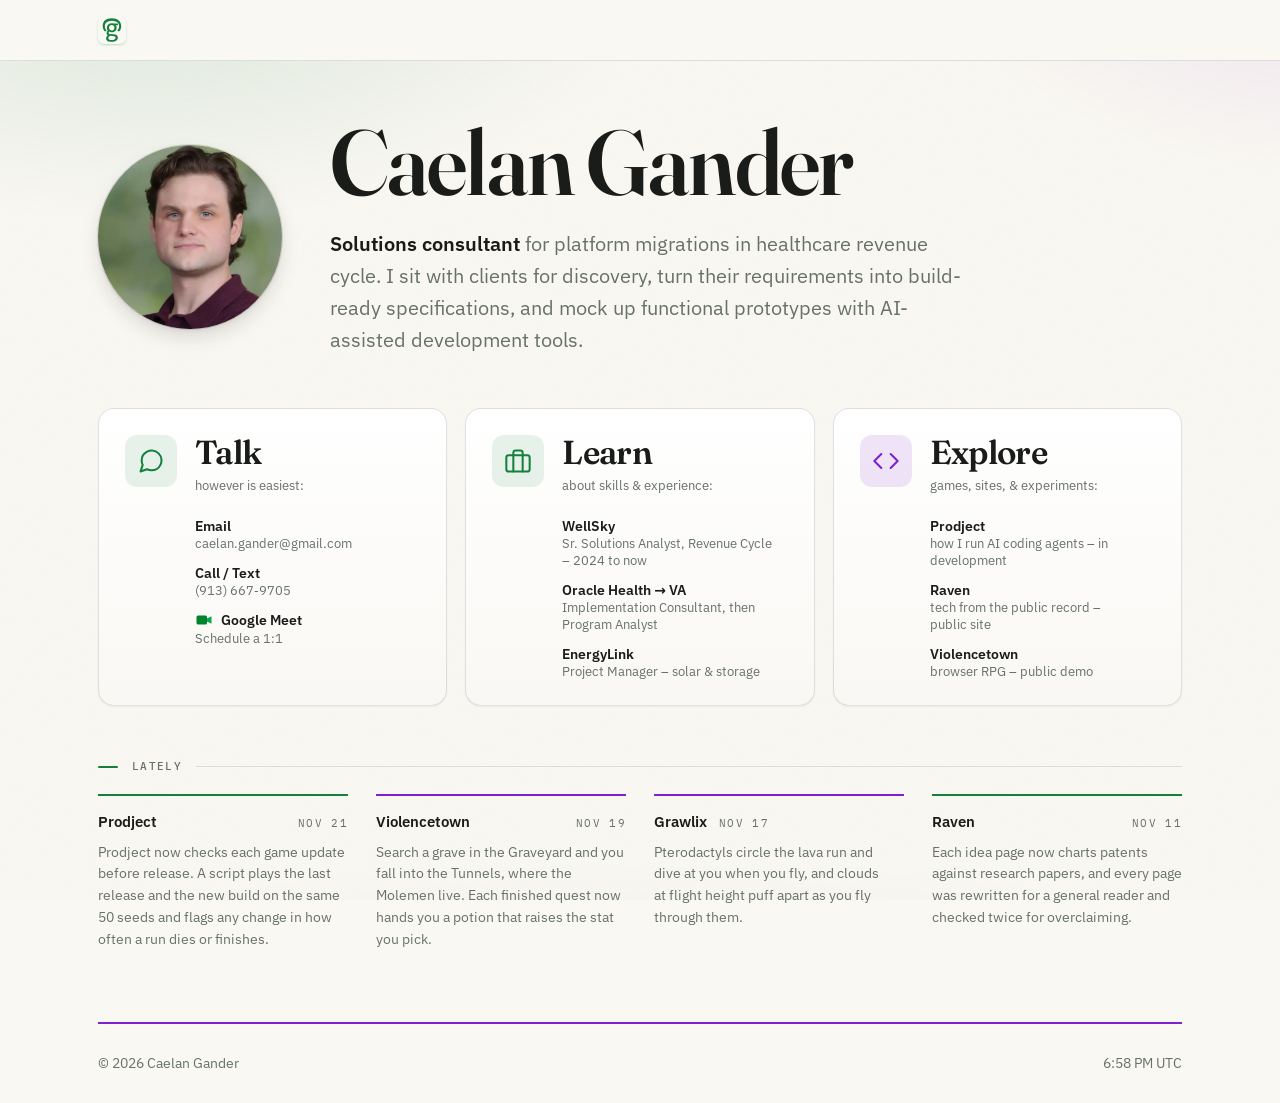
<file: index.html>
<!DOCTYPE html>
<html lang="en">
<head>
  <meta charset="UTF-8">
  <meta name="viewport" content="width=device-width, initial-scale=1.0">
  <title>Caelan Gander</title>
  <meta name="description" content="Solutions consultant for platform migrations in healthcare revenue cycle. I sit with clients for discovery, turn their requirements into build-ready specifications, and mock up functional prototypes with AI-assisted development tools.">
  <meta name="color-scheme" content="light dark">
  <meta name="theme-color" content="#FAF8F3" media="(prefers-color-scheme: light)">
  <meta name="theme-color" content="#0E1413" media="(prefers-color-scheme: dark)">
  <link rel="icon" href="/favicon.ico?v=2" sizes="32x32">
  <link rel="icon" href="/favicon.svg?v=2" type="image/svg+xml">
  <link rel="apple-touch-icon" href="/apple-touch-icon.png?v=2">

  <!-- Open Graph / social-share preview (LinkedIn, Slack, Twitter, etc.) -->
  <meta property="og:type" content="website">
  <meta property="og:title" content="Caelan Gander – Solutions consultant in healthcare revenue cycle">
  <meta property="og:description" content="Solutions consultant for platform migrations in healthcare revenue cycle. I sit with clients for discovery, turn their requirements into build-ready specifications, and mock up functional prototypes with AI-assisted development tools.">
  <meta property="og:url" content="https://caelangander.com">
  <meta property="og:image" content="https://caelangander.com/og-image.png?v=5">
  <meta property="og:image:width" content="1200">
  <meta property="og:image:height" content="630">
  <meta property="og:image:alt" content="Caelan Gander, Solutions consultant for platform migrations in healthcare revenue cycle.">
  <meta name="twitter:card" content="summary_large_image">
  <meta name="twitter:title" content="Caelan Gander – Solutions consultant in healthcare revenue cycle">
  <meta name="twitter:description" content="Solutions consultant for platform migrations in healthcare revenue cycle. I sit with clients for discovery, turn their requirements into build-ready specifications, and mock up functional prototypes with AI-assisted development tools.">
  <meta name="twitter:image" content="https://caelangander.com/og-image.png?v=5">

  <link rel="preload" href="/assets/fonts/fraunces-600-latin.woff2" as="font" type="font/woff2" crossorigin>
  <link rel="preload" href="/assets/fonts/ibm-plex-sans-latin.woff2" as="font" type="font/woff2" crossorigin>
  <link rel="stylesheet" href="/style.css?v=75">
</head>
<body class="has-intro">

  <a class="skip-link" href="#main">Skip to content</a>

  <!-- ── Header — cg monogram + active-section chip; whole bar returns home ──── -->
  <header class="header" data-back>
    <nav class="nav container">
      <button type="button" class="logo" data-back aria-label="Home">
        <svg xmlns="http://www.w3.org/2000/svg" width="28" height="28" viewBox="0 0 32 32" aria-hidden="true">
          <g transform="translate(-7.672 -11.148) scale(1.4835)">
            <path fill="currentColor" d="M20.576171875 14.0234375Q20.576171875 14.3994140625 20.47412109375 14.56591796875Q20.3720703125 14.732421875 20.2109375 14.732421875H18.8251953125Q19.201171875 15.119140625 19.3515625 15.58642578125Q19.501953125 16.0537109375 19.501953125 16.55859375Q19.501953125 17.396484375 19.2333984375 18.041015625Q18.96484375 18.685546875 18.46533203125 19.13134765625Q17.9658203125 19.5771484375 17.2783203125 19.8134765625Q16.5908203125 20.0498046875 15.7529296875 20.0498046875Q15.162109375 20.0498046875 14.63037109375 19.89404296875Q14.0986328125 19.73828125 13.80859375 19.501953125Q13.615234375 19.6953125 13.49169921875 19.9423828125Q13.3681640625 20.189453125 13.3681640625 20.51171875Q13.3681640625 20.8876953125 13.71728515625 21.134765625Q14.06640625 21.3818359375 14.646484375 21.4033203125L17.1708984375 21.5107421875Q17.890625 21.5322265625 18.4921875 21.70947265625Q19.09375 21.88671875 19.5341796875 22.21435546875Q19.974609375 22.5419921875 20.2216796875 23.02001953125Q20.46875 23.498046875 20.46875 24.1318359375Q20.46875 24.7978515625 20.189453125 25.3994140625Q19.91015625 26.0009765625 19.33544921875 26.45751953125Q18.7607421875 26.9140625 17.869140625 27.17724609375Q16.9775390625 27.4404296875 15.763671875 27.4404296875Q14.5927734375 27.4404296875 13.77099609375 27.24169921875Q12.94921875 27.04296875 12.4228515625 26.69921875Q11.896484375 26.35546875 11.66015625 25.87744140625Q11.423828125 25.3994140625 11.423828125 24.8408203125Q11.423828125 24.486328125 11.509765625 24.1533203125Q11.595703125 23.8203125 11.77294921875 23.51953125Q11.9501953125 23.21875 12.21337890625 22.94482421875Q12.4765625 22.6708984375 12.8203125 22.40234375Q12.2939453125 22.1337890625 12.04150390625 21.7255859375Q11.7890625 21.3173828125 11.7890625 20.8447265625Q11.7890625 20.189453125 12.0576171875 19.673828125Q12.326171875 19.158203125 12.7236328125 18.75Q12.390625 18.3525390625 12.197265625 17.85302734375Q12.00390625 17.353515625 12.00390625 16.64453125Q12.00390625 15.8173828125 12.283203125 15.162109375Q12.5625 14.5068359375 13.056640625 14.0556640625Q13.55078125 13.6044921875 14.24365234375 13.36279296875Q14.9365234375 13.12109375 15.7529296875 13.12109375Q16.193359375 13.12109375 16.57470703125 13.16943359375Q16.9560546875 13.2177734375 17.2890625 13.3037109375H20.2109375Q20.3935546875 13.3037109375 20.48486328125 13.48095703125Q20.576171875 13.658203125 20.576171875 14.0234375ZM17.8046875 16.5693359375Q17.8046875 15.5810546875 17.26220703125 15.02783203125Q16.7197265625 14.474609375 15.720703125 14.474609375Q15.205078125 14.474609375 14.82373046875 14.646484375Q14.4423828125 14.818359375 14.18994140625 15.119140625Q13.9375 15.419921875 13.81396484375 15.81201171875Q13.6904296875 16.2041015625 13.6904296875 16.6337890625Q13.6904296875 17.58984375 14.23291015625 18.1376953125Q14.775390625 18.685546875 15.7529296875 18.685546875Q16.279296875 18.685546875 16.666015625 18.51904296875Q17.052734375 18.3525390625 17.30517578125 18.05712890625Q17.5576171875 17.76171875 17.68115234375 17.375Q17.8046875 16.98828125 17.8046875 16.5693359375ZM18.6962890625 24.228515625Q18.6962890625 23.60546875 18.18603515625 23.26708984375Q17.67578125 22.9287109375 16.8056640625 22.9072265625L14.302734375 22.8212890625Q13.958984375 23.08984375 13.73876953125 23.33154296875Q13.5185546875 23.5732421875 13.3896484375 23.79345703125Q13.2607421875 24.013671875 13.21240234375 24.228515625Q13.1640625 24.443359375 13.1640625 24.6689453125Q13.1640625 25.3671875 13.873046875 25.72705078125Q14.58203125 26.0869140625 15.849609375 26.0869140625Q16.6552734375 26.0869140625 17.19775390625 25.93115234375Q17.740234375 25.775390625 18.0732421875 25.517578125Q18.40625 25.259765625 18.55126953125 24.9267578125Q18.6962890625 24.59375 18.6962890625 24.228515625Z"/>
            <g transform="translate(.5 .25) rotate(90 16 14)">
              <path fill="currentColor" d="M21.04345703125 19.5537109375Q21.04345703125 19.7255859375 21.03271484375 19.8544921875Q21.02197265625 19.9833984375 20.9951171875 20.080078125Q20.96826171875 20.1767578125 20.92529296875 20.251953125Q20.88232421875 20.3271484375 20.77490234375 20.4345703125Q20.66748046875 20.5419921875 20.32373046875 20.76220703125Q19.97998046875 20.982421875 19.4697265625 21.19189453125Q18.95947265625 21.4013671875 18.298828125 21.54638671875Q17.63818359375 21.69140625 16.85400390625 21.69140625Q15.50048828125 21.69140625 14.41015625 21.240234375Q13.31982421875 20.7890625 12.5517578125 19.908203125Q11.78369140625 19.02734375 11.3701171875 17.73291015625Q10.95654296875 16.4384765625 10.95654296875 14.751953125Q10.95654296875 13.0224609375 11.40234375 11.6689453125Q11.84814453125 10.3154296875 12.65380859375 9.37548828125Q13.45947265625 8.435546875 14.58203125 7.94140625Q15.70458984375 7.447265625 17.06884765625 7.447265625Q17.67041015625 7.447265625 18.23974609375 7.56005859375Q18.80908203125 7.6728515625 19.29248046875 7.8447265625Q19.77587890625 8.0166015625 20.15185546875 8.2421875Q20.52783203125 8.4677734375 20.6728515625 8.61279296875Q20.81787109375 8.7578125 20.86083984375 8.8330078125Q20.90380859375 8.908203125 20.9306640625 9.01025390625Q20.95751953125 9.1123046875 20.9736328125 9.251953125Q20.98974609375 9.3916015625 20.98974609375 9.5849609375Q20.98974609375 9.7998046875 20.96826171875 9.9501953125Q20.94677734375 10.1005859375 20.90380859375 10.20263671875Q20.86083984375 10.3046875 20.8017578125 10.35302734375Q20.74267578125 10.4013671875 20.65673828125 10.4013671875Q20.50634765625 10.4013671875 20.23779296875 10.19189453125Q19.96923828125 9.982421875 19.544921875 9.72998046875Q19.12060546875 9.4775390625 18.513671875 9.26806640625Q17.90673828125 9.05859375 17.05810546875 9.05859375Q16.13427734375 9.05859375 15.376953125 9.42919921875Q14.61962890625 9.7998046875 14.08251953125 10.51953125Q13.54541015625 11.2392578125 13.25 12.27587890625Q12.95458984375 13.3125 12.95458984375 14.64453125Q12.95458984375 15.9658203125 13.2392578125 16.98095703125Q13.52392578125 17.99609375 14.0556640625 18.67822265625Q14.58740234375 19.3603515625 15.36083984375 19.70947265625Q16.13427734375 20.05859375 17.11181640625 20.05859375Q17.93896484375 20.05859375 18.556640625 19.8544921875Q19.17431640625 19.650390625 19.609375 19.39794921875Q20.04443359375 19.1455078125 20.32373046875 18.94140625Q20.60302734375 18.7373046875 20.76416015625 18.7373046875Q20.83935546875 18.7373046875 20.89306640625 18.76953125Q20.94677734375 18.8017578125 20.97900390625 18.89306640625Q21.01123046875 18.984375 21.02734375 19.1455078125Q21.04345703125 19.306640625 21.04345703125 19.5537109375Z"/>
            </g>
          </g>
        </svg>
      </button>
      <span class="nav-name" aria-hidden="true">Caelan Gander</span>
      <span class="nav-verb" aria-hidden="true"></span>
    </nav>
  </header>

  <main class="stage" id="main" tabindex="-1">
    <div class="container stage-inner">

      <!-- ── Banner (collapses when a tile is active) ──── -->
      <div class="banner-wrap">
        <div class="banner">
          <img class="banner-photo" src="/assets/caelan.webp?v=1" alt="Portrait of Caelan Gander" width="480" height="480" decoding="async">
          <h1 class="banner-name">Caelan Gander</h1>
          <p class="banner-about"><strong>Solutions consultant</strong> for platform migrations in healthcare revenue cycle. I sit with clients for discovery, turn their requirements into build-ready specifications, and mock up functional prototypes with AI-assisted development tools.</p>
        </div>
      </div>

      <!-- ── Tile clusters ──────────────────────────────── -->
      <div class="tiles">

        <!-- ── TALK ──────────────────────────────────────── -->
        <article class="cluster" data-cluster="talk">
          <button class="tile" type="button" data-go="talk" aria-expanded="false" aria-controls="panel-talk">
            <span class="tile-icon" aria-hidden="true">
              <svg xmlns="http://www.w3.org/2000/svg" width="28" height="28" viewBox="0 0 24 24" fill="none" stroke="currentColor" stroke-width="1.75" stroke-linecap="round" stroke-linejoin="round"><path d="M21 11.5a8.38 8.38 0 0 1-.9 3.8 8.5 8.5 0 0 1-7.6 4.7 8.38 8.38 0 0 1-3.8-.9L3 21l1.9-5.7a8.38 8.38 0 0 1-.9-3.8 8.5 8.5 0 0 1 4.7-7.6 8.38 8.38 0 0 1 3.8-.9h.5a8.48 8.48 0 0 1 8 8v.5z"/></svg>
            </span>
            <span class="tile-body">
              <span class="tile-verb">Talk</span>
              <span class="tile-sub">however is easiest:</span>
              <span class="tile-preview tile-preview--list">
                <span class="preview-row">
                  <strong>Email</strong>
                  <em>caelan.gander@gmail.com</em>
                </span>
                <span class="preview-row">
                  <strong>Call / Text</strong>
                  <em>(913)&nbsp;667&#8209;9705</em>
                </span>
                <span class="preview-row">
                  <strong>
                    <svg class="meet-logo" xmlns="http://www.w3.org/2000/svg" width="18" height="18" viewBox="0 0 24 24" aria-hidden="true">
                      <rect x="2" y="6" width="14" height="12" rx="2" fill="#00832d"/>
                      <path d="M16 10v4l6 3V7z" fill="#00ac47"/>
                    </svg>
                    Google Meet
                  </strong>
                  <em>Schedule a 1:1</em>
                </span>
              </span>
            </span>
            <span class="tile-back-affordance">
              <svg xmlns="http://www.w3.org/2000/svg" width="14" height="14" viewBox="0 0 24 24" fill="none" stroke="currentColor" stroke-width="2" stroke-linecap="round" stroke-linejoin="round" aria-hidden="true"><line x1="19" y1="12" x2="5" y2="12"/><polyline points="12 19 5 12 12 5"/></svg>
              <span>Back</span>
            </span>
          </button>
          <section class="panel" id="panel-talk" aria-hidden="true" inert>
            <div class="panel-inner">
              <div class="talk-id">
                <img class="talk-id-photo" src="/assets/caelan.webp?v=1" alt="" width="480" height="480" loading="lazy" decoding="async">
                <h2 class="talk-id-name">Caelan Gander</h2>
              </div>
              <div class="channels">
                <a class="channel" href="mailto:caelan.gander@gmail.com">
                  <span class="channel-icon" aria-hidden="true">
                    <svg xmlns="http://www.w3.org/2000/svg" width="22" height="22" viewBox="0 0 24 24" fill="none" stroke="currentColor" stroke-width="1.75" stroke-linecap="round" stroke-linejoin="round"><path d="M4 4h16c1.1 0 2 .9 2 2v12c0 1.1-.9 2-2 2H4c-1.1 0-2-.9-2-2V6c0-1.1.9-2 2-2z"/><polyline points="22,6 12,13 2,6"/></svg>
                  </span>
                  <span class="channel-body">
                    <span class="channel-label">Email</span>
                    <span class="channel-value">caelan.gander@<wbr>gmail.com</span>
                  </span>
                </a>

                <div class="channel channel--dual" data-dual>
                  <button type="button" class="channel-row" data-dual-toggle aria-expanded="false" aria-controls="dual-popout">
                    <span class="channel-icon channel-icon--dual" aria-hidden="true">
                      <svg xmlns="http://www.w3.org/2000/svg" width="20" height="20" viewBox="0 0 24 24" fill="none" stroke="currentColor" stroke-width="1.75" stroke-linecap="round" stroke-linejoin="round"><path d="M22 16.92v3a2 2 0 0 1-2.18 2 19.79 19.79 0 0 1-8.63-3.07 19.5 19.5 0 0 1-6-6 19.79 19.79 0 0 1-3.07-8.67A2 2 0 0 1 4.11 2h3a2 2 0 0 1 2 1.72 12.84 12.84 0 0 0 .7 2.81 2 2 0 0 1-.45 2.11L8.09 9.91a16 16 0 0 0 6 6l1.27-1.27a2 2 0 0 1 2.11-.45 12.84 12.84 0 0 0 2.81.7A2 2 0 0 1 22 16.92z"/></svg>
                      <svg xmlns="http://www.w3.org/2000/svg" width="20" height="20" viewBox="0 0 24 24" fill="none" stroke="currentColor" stroke-width="1.75" stroke-linecap="round" stroke-linejoin="round"><path d="M21 11.5a8.38 8.38 0 0 1-.9 3.8 8.5 8.5 0 0 1-7.6 4.7 8.38 8.38 0 0 1-3.8-.9L3 21l1.9-5.7a8.38 8.38 0 0 1-.9-3.8 8.5 8.5 0 0 1 4.7-7.6 8.38 8.38 0 0 1 3.8-.9h.5a8.48 8.48 0 0 1 8 8v.5z"/></svg>
                    </span>
                    <span class="channel-body">
                      <span class="channel-label">Call / Text</span>
                      <span class="channel-value">(913) 667&#8209;9705</span>
                    </span>
                    <span class="channel-toggle-arrow" aria-hidden="true">
                      <svg xmlns="http://www.w3.org/2000/svg" width="16" height="16" viewBox="0 0 24 24" fill="none" stroke="currentColor" stroke-width="2" stroke-linecap="round" stroke-linejoin="round"><polyline points="6 9 12 15 18 9"/></svg>
                    </span>
                  </button>
                  <div class="channel-popout" id="dual-popout" inert>
                    <div class="channel-popout-inner">
                      <div class="popout-row">
                        <a class="popout-btn" href="tel:+19136679705">
                          <svg xmlns="http://www.w3.org/2000/svg" width="16" height="16" viewBox="0 0 24 24" fill="none" stroke="currentColor" stroke-width="1.75" stroke-linecap="round" stroke-linejoin="round" aria-hidden="true"><path d="M22 16.92v3a2 2 0 0 1-2.18 2 19.79 19.79 0 0 1-8.63-3.07 19.5 19.5 0 0 1-6-6 19.79 19.79 0 0 1-3.07-8.67A2 2 0 0 1 4.11 2h3a2 2 0 0 1 2 1.72 12.84 12.84 0 0 0 .7 2.81 2 2 0 0 1-.45 2.11L8.09 9.91a16 16 0 0 0 6 6l1.27-1.27a2 2 0 0 1 2.11-.45 12.84 12.84 0 0 0 2.81.7A2 2 0 0 1 22 16.92z"/></svg>
                          <span>Call?</span>
                        </a>
                        <a class="popout-btn" href="sms:+19136679705">
                          <svg xmlns="http://www.w3.org/2000/svg" width="16" height="16" viewBox="0 0 24 24" fill="none" stroke="currentColor" stroke-width="1.75" stroke-linecap="round" stroke-linejoin="round" aria-hidden="true"><path d="M21 11.5a8.38 8.38 0 0 1-.9 3.8 8.5 8.5 0 0 1-7.6 4.7 8.38 8.38 0 0 1-3.8-.9L3 21l1.9-5.7a8.38 8.38 0 0 1-.9-3.8 8.5 8.5 0 0 1 4.7-7.6 8.38 8.38 0 0 1 3.8-.9h.5a8.48 8.48 0 0 1 8 8v.5z"/></svg>
                          <span>Text?</span>
                        </a>
                      </div>
                    </div>
                  </div>
                </div>

                <a class="channel" href="https://www.linkedin.com/in/caelangander/" target="_blank" rel="noopener">
                  <span class="channel-icon" aria-hidden="true">
                    <svg xmlns="http://www.w3.org/2000/svg" width="20" height="20" viewBox="0 0 24 24" fill="currentColor" aria-hidden="true"><path d="M4.98 3.5C4.98 4.88 3.87 6 2.5 6S0 4.88 0 3.5 1.12 1 2.5 1s2.48 1.12 2.48 2.5zM.2 8.5h4.6V24H.2zM8.5 8.5h4.41v2.12h.06c.61-1.16 2.11-2.38 4.34-2.38 4.64 0 5.5 3.05 5.5 7.02V24h-4.6v-6.84c0-1.63-.03-3.73-2.27-3.73-2.27 0-2.62 1.78-2.62 3.61V24H8.5z"/></svg>
                  </span>
                  <span class="channel-body">
                    <span class="channel-label">LinkedIn</span>
                    <span class="channel-value">/in/caelangander</span>
                  </span>
                </a>

                <a class="channel channel--primary" href="https://calendar.app.google/QaApaan876X87c6c7" target="_blank" rel="noopener">
                  <span class="channel-icon channel-icon--meet" aria-hidden="true">
                    <svg xmlns="http://www.w3.org/2000/svg" width="44" height="36" viewBox="0 0 87 72" aria-hidden="true">
                      <path fill="#00832d" d="M49.5 36l8.53 9.75 11.47 7.33 2-17.02-2-16.64-11.69 6.44z"/>
                      <path fill="#0066da" d="M0 51.5V66c0 3.32 2.69 6 6 6h14.5l3-10.96-3-9.54-9.95-3z"/>
                      <path fill="#e94235" d="M20.5 0L0 20.5l10.55 3 9.95-3 2.95-9.41z"/>
                      <path fill="#2684fc" d="M20.5 20.5H0v31h20.5z"/>
                      <path fill="#00ac47" d="M82.6 8.68L69.5 19.42v33.66l13.16 10.79c1.97 1.54 4.85.135 4.85-2.37V11c0-2.535-2.945-3.925-4.91-2.32zM49.5 36v15.5h-29V72h43c3.32 0 6-2.68 6-6V53.08z"/>
                      <path fill="#ffba00" d="M63.5 0h-43v20.5h29V36l20-16.57V6c0-3.31-2.68-6-6-6z"/>
                    </svg>
                  </span>
                  <span class="channel-body">
                    <span class="channel-label channel-label--primary">Preferred</span>
                    <span class="channel-value channel-value--primary">Schedule a Google Meet</span>
                    <span class="channel-aux">Pick a time that works for you.</span>
                  </span>
                  <span class="channel-arrow" aria-hidden="true">
                    <svg xmlns="http://www.w3.org/2000/svg" width="20" height="20" viewBox="0 0 24 24" fill="none" stroke="currentColor" stroke-width="2" stroke-linecap="round" stroke-linejoin="round"><line x1="7" y1="17" x2="17" y2="7"/><polyline points="7 7 17 7 17 17"/></svg>
                  </span>
                </a>
              </div>
            </div>
          </section>
        </article>

        <!-- ── LEARN ─────────────────────────────────────── -->
        <article class="cluster" data-cluster="learn">
          <button class="tile" type="button" data-go="learn" aria-expanded="false" aria-controls="panel-learn">
            <span class="tile-icon" aria-hidden="true">
              <svg xmlns="http://www.w3.org/2000/svg" width="28" height="28" viewBox="0 0 24 24" fill="none" stroke="currentColor" stroke-width="1.75" stroke-linecap="round" stroke-linejoin="round"><rect x="2" y="7" width="20" height="14" rx="2" ry="2"/><path d="M16 21V5a2 2 0 0 0-2-2h-4a2 2 0 0 0-2 2v16"/></svg>
            </span>
            <span class="tile-body">
              <span class="tile-verb">Learn</span>
              <span class="tile-sub">about skills &amp; experience:</span>
              <span class="tile-preview tile-preview--list">
                <span class="preview-row"><strong>WellSky</strong> <em>Sr. Solutions Analyst, Revenue Cycle &ndash; 2024&nbsp;to&nbsp;now</em></span>
                <span class="preview-row"><strong>Oracle Health &rarr; VA</strong> <em>Implementation Consultant, then Program&nbsp;Analyst</em></span>
                <span class="preview-row"><strong>EnergyLink</strong> <em>Project Manager &ndash; solar &amp; storage</em></span>
              </span>
            </span>
            <span class="tile-back-affordance">
              <svg xmlns="http://www.w3.org/2000/svg" width="14" height="14" viewBox="0 0 24 24" fill="none" stroke="currentColor" stroke-width="2" stroke-linecap="round" stroke-linejoin="round" aria-hidden="true"><line x1="19" y1="12" x2="5" y2="12"/><polyline points="12 19 5 12 12 5"/></svg>
              <span>Back</span>
            </span>
          </button>
          <section class="panel" id="panel-learn" aria-hidden="true" inert>
            <div class="panel-inner">

              <p class="print-contact">caelangander.com &middot; caelan.gander@gmail.com &middot; linkedin.com/in/caelangander</p>

              <nav class="learn-nav" aria-label="Sections">
                <a href="#learn-experience" aria-current="location">Experience</a>
                <a href="#learn-work">Selected Work</a>
                <a href="#learn-education">Education</a>
              </nav>

              <div class="resume-header">
                <p class="resume-headline">Caelan Gander &ndash; Solutions consultant in healthcare revenue cycle</p>
                <p class="resume-tagline">Solutions Architecture &middot; Product Management &middot; Implementation Consulting</p>
                <p class="resume-summary">I work with clients for discovery to determine what engineering should build. Across legacy-to-SaaS migrations of every size, I turn complex requirements into specifications engineering can build, using Claude Code mockups to confirm each requirement with the client before it&rsquo;s built. From Salesforce issue to Jira story to client-verified reimbursement engines, authorization rules, and API integrations, I own each request the whole way.</p>

                <p class="resume-summary">Currently I am a Senior Solutions Analyst at WellSky, on the Specialty Care product. I review workflows and find the gaps, and I handle the project-management and stakeholder side: executive outreach, coordination between development teams, and making sure end-user feedback reaches the final design.</p>

                <dl class="resume-meta">
                  <div class="resume-meta-row">
                    <dt class="resume-meta-label">Skills</dt>
                    <dd class="resume-meta-value">Revenue Cycle, Eligibility &amp; Insurance Authorizations, Billing &amp; Claims (CMS-1500/UB-04, 837/835), Reimbursement Engines, API Integration, EHR Modernization, HIPAA, Custom Reporting, Healthcare SaaS, Federal / VA</dd>
                  </div>
                  <div class="resume-meta-row">
                    <dt class="resume-meta-label">Tools</dt>
                    <dd class="resume-meta-value">Claude Code, MCPs, APIs, Jira, Salesforce, Confluence, Smartsheet, Scrum, Acceptance Criteria</dd>
                  </div>
                </dl>
              </div>

              <h2 class="section-label" id="learn-experience" tabindex="-1">Experience</h2>

              <ol class="timeline">
              <li class="timeline-stop timeline-stop--current">
                <span class="timeline-when">Apr 2024 &ndash; Present<span class="timeline-where">Overland Park, KS</span></span>
                <span class="timeline-rail" aria-hidden="true"><span class="timeline-dot"></span></span>
                <div class="timeline-body">
                  <h3 class="timeline-role">Sr. Solutions Analyst, Revenue Cycle</h3>
                  <p class="timeline-org"><a class="org-link" href="https://wellsky.com/" target="_blank" rel="noopener"><span class="org-logo org-logo--wellsky" aria-hidden="true"></span><span class="org-name">WellSky</span></a> <span class="exp-note">healthcare software for post-acute and community care</span></p>
                  <ul class="timeline-points">
                    <li>Led requirements discovery and solution design on a Fortune 500 legacy-to-SaaS migration&nbsp;&ndash; solution integration and implementation consulting for a post-acute revenue-cycle replacement</li>
                    <li>Ran biweekly feedback workshops with the client, diagnosing production issues through custom reports</li>
                    <li>Product owner for a dedicated scrum team&nbsp;&ndash; translated business needs into a prioritized backlog spanning 200+ system components, driving engineering delivery of 15+ reports, 50+ configurable billing rules, 20+ contract variables, 3 new bill forms and an 8-wave go-live</li>
                    <li>Designed 30+ platform-wide insurance payer decision rules&nbsp;&ndash; eligibility gating and limit enforcement, a tiered rate engine computing payment amounts, and a real-time API keeping authorization and insurance verification in sync</li>
                    <li>Owned release readiness, drafting acceptance criteria, process documentation and user guides, and driving user acceptance testing</li>
                    <li>Shipped every build onto a multi-tenant platform&nbsp;&ndash; made the customize-vs-generalize call for each reimbursement workflow, gating client-specific behavior behind configuration for backward compatibility</li>
                  </ul>
                  <a class="timeline-case" href="#case-wellsky">Case study <span aria-hidden="true">&darr;</span></a>
                </div>
              </li>
              <li class="timeline-stop">
                <span class="timeline-when">Mar 2023 &ndash; Apr 2024<span class="timeline-where">Remote</span></span>
                <span class="timeline-rail" aria-hidden="true"><span class="timeline-dot"></span></span>
                <div class="timeline-body">
                  <h3 class="timeline-role">Program Analyst</h3>
                  <p class="timeline-org"><a class="org-link" href="https://aptiveresources.com/" target="_blank" rel="noopener"><span class="org-logo org-logo--aptive" aria-hidden="true"></span><span class="org-name">Aptive Resources</span></a> <span class="exp-note">federal health consultancy serving the VA</span></p>
                  <ul class="timeline-points">
                    <li>Embedded client-side consultant on a national enterprise system deployment (VA EHR modernization)&nbsp;&ndash; facilitated stakeholder councils of senior end users whose input drove key design decisions on the vendor&rsquo;s build</li>
                    <li>Reviewed current-state workflows to identify gaps and next steps, and tracked design, build and test actions across project teams</li>
                    <li>Brought hands-on Cerner delivery experience to the customer&rsquo;s side of the enterprise implementation, bridged vendor and customer perspectives on scope, feasibility, and rollout sequencing</li>
                  </ul>
                  <a class="timeline-case" href="#case-cerner">Case study <span aria-hidden="true">&darr;</span></a>
                </div>
              </li>
              <li class="timeline-stop">
                <span class="timeline-when">Sep 2021 &ndash; Mar 2023<span class="timeline-where">Kansas City, MO</span></span>
                <span class="timeline-rail" aria-hidden="true"><span class="timeline-dot"></span></span>
                <div class="timeline-body">
                  <h3 class="timeline-role">Implementation Consultant</h3>
                  <p class="timeline-org"><a class="org-link org-link--mark" href="https://www.oracle.com/health/" target="_blank" rel="noopener"><span class="org-logo org-logo--oracle" aria-hidden="true"></span>Oracle Health</a> <span class="exp-note">electronic health records, formerly Cerner</span></p>
                  <ul class="timeline-points">
                    <li>Lead consultant on 16 full-cycle go-live implementations, each a legacy-system migration for a small-to-mid-size healthcare provider, on time and compliant</li>
                    <li>Ran on-site requirements and configuration across each client&rsquo;s scheduling, billing, and AR modules, carrying every engagement through to first clean claims and posted payments via the TriZetto clearinghouse</li>
                    <li>Owned the last mile of every migration: trained superusers, won front-line staff adoption at cutover, and closed the loop from requirements through live operations on each engagement</li>
                    <li>Rookie of the Year 2022, Ambulatory Consulting</li>
                  </ul>
                  <a class="timeline-case" href="#case-cerner">Case study <span aria-hidden="true">&darr;</span></a>
                </div>
              </li>
              <li class="timeline-stop">
                <span class="timeline-when">Oct 2019 &ndash; Sep 2021<span class="timeline-where">Columbia, MO</span></span>
                <span class="timeline-rail" aria-hidden="true"><span class="timeline-dot"></span></span>
                <div class="timeline-body">
                  <h3 class="timeline-role">Project Manager, Business Development</h3>
                  <p class="timeline-org"><a class="org-link" href="https://goenergylink.com/" target="_blank" rel="noopener"><span class="org-logo org-logo--energylink" aria-hidden="true"></span><span class="org-name">EnergyLink</span></a> <span class="exp-note">renewable-energy design and build</span></p>
                  <ul class="timeline-points">
                    <li>Ran full-cycle pre-sales for solar PV as project lead&nbsp;&ndash; RFP analysis, proposals, financial projections, and utility bids</li>
                    <li>Closed 6 government and commercial contracts worth $1.18M and sourced $3.3M in pipeline</li>
                    <li>Won public-sector bids, including a first-of-its-kind 474 kW array on a water tank and pump station for Aurora, CO Water, and a $1.8M, 46-site, 6.8&nbsp;MW program for Buncombe County, NC that opened the firm&rsquo;s first North Carolina office</li>
                  </ul>
                  <a class="timeline-case" href="#case-aurora">Case study <span aria-hidden="true">&darr;</span></a>
                </div>
              </li>
              <li class="timeline-stop timeline-stop--earlier">
                <span class="timeline-when">2017 &ndash; 2019</span>
                <span class="timeline-rail" aria-hidden="true"><span class="timeline-dot"></span></span>
                <div class="timeline-body">
                  <h3 class="timeline-role">Earlier roles</h3>
                  <p class="timeline-org">Manager, Delivery Driver at Hot Box Cookies &middot; Merchandising Clerk at Southern Glazer&rsquo;s Wine &amp; Spirits</p>
                </div>
              </li>
              </ol>

              <h2 class="section-label" id="learn-work" tabindex="-1">Selected Work</h2>

              <div class="case-grid">

                <article id="case-wellsky" tabindex="-1" aria-labelledby="case-wellsky-title" class="case-card case-card--flagship">
                  <div class="exp-top">
                    <span class="card-tag">Case Study</span>
                    <span class="card-year">WellSky &middot; Specialty Care</span>
                  </div>
                  <h3 class="case-title" id="case-wellsky-title">A Fortune 500 revenue-cycle migration</h3>
                  <p class="case-scope">Senior Solutions Analyst at WellSky and the solutions point of contact on the program, forward-deployed as the hub between Solutions, Engineering, Professional Services, PM, and the client.</p>
                  <p class="case-q">Impact</p>
                  <p class="case-a">15+ financial and compliance reports and 3 bill forms, all net-new for this migration. The platform now runs high-volume, mixed-model authorization billing with step-downs and intricate requirements.</p>

                  <button class="case-expand" type="button" data-expand aria-expanded="false" aria-controls="case-wellsky-detail">
                    <span class="case-expand-label">The full story</span>
                    <span class="case-expand-icon" aria-hidden="true">
                      <svg xmlns="http://www.w3.org/2000/svg" width="16" height="16" viewBox="0 0 24 24" fill="none" stroke="currentColor" stroke-width="2" stroke-linecap="round" stroke-linejoin="round"><polyline points="6 9 12 15 18 9"/></svg>
                    </span>
                  </button>
                  <div class="case-detail" id="case-wellsky-detail" inert>
                    <div class="case-detail-inner">
                      <p class="case-q">Challenge</p>
                      <p class="case-a">A Fortune 500 post-acute provider needed to move its billing off a legacy system onto WellSky Specialty Care. Requirements changed week to week, and reporting definitions weren&rsquo;t settled until late.</p>
                      <p class="case-q">My role</p>
                      <ul class="exp-bullets">
                        <li><strong>Run the team&rsquo;s backlog.</strong> I write its Jira stories and prioritize the work for a team of four developers and an engineering lead, taking implementation requirements from Salesforce intake to production in weeks.</li>
                        <li><strong>Defined eligibility gating and a new hour-based authorization and reimbursement engine</strong> (day, week, and total-hour limits across step-downs and rollups).</li>
                        <li><strong>Specified a bi-directional, real-time authorization-sync API</strong> between the two platforms.</li>
                        <li><strong>Authored 50+ billing rules</strong> across CMS-1500 and UB-04 and 3 new bill forms. Wrote the acceptance criteria and testing scenarios that supported go-live readiness.</li>
                      </ul>
                      <p class="case-q">Forward-deployed with the client</p>
                      <p class="case-a">I am embedded with the client, running biweekly working sessions and carrying their decisions into engineering as the point of contact between the client and the build. If requirements are ambiguous, I build mockups with AI to settle it before writing the ticket. I also own release communications, every release note and user-guide update, including the prospect-facing docs.</p>
                      <p class="case-q">The difficult systems</p>
                      <ul class="exp-bullets">
                        <li><strong>Multi-level, hour-based authorization engine.</strong> Total-hour limits sit above per-week, which sit above per-day, with hours that can be shared across a group of disciplines for the patient. Getting the precedence and the step-down configuration right is what decides whether a visit is authorized, whether it can be billed, and whether my client gets paid.</li>
                        <li><strong>Tiered, configurable reimbursement engine.</strong> Rates vary by program, payer, and service line, so the engine had to be data-driven rather than hard-coded, with the tiers and contract variables exposed as configuration the client could perform themselves. It&rsquo;s a multi-tenant platform, so I often have to decide how a change affects my client while keeping the platform as a whole in mind, and what opening up a capability means for them and for others.</li>
                        <li><strong>Authorization-sync API.</strong> I specified the updates to the bi-directional, real-time API keeping authorizations in sync between the two systems &ndash; specifying field mappings, sync triggers, and conflict behavior, including mapping each discipline to the correct procedure codes.</li>
                      </ul>
                      <p class="case-q">Tracking the money from billed to paid reimbursement</p>
                      <ul class="exp-bullets">
                        <li><strong>End-to-end authorization tracking.</strong> Complex authorizations need full visibility from charges to bills to payments. I designed the tracking that keeps each claim accurate as charges roll up into one code and bill out as timed units, so the amount owed is correctly billed and reimbursed.</li>
                        <li><strong>Two reimbursement-review reports, built from scratch with the client.</strong> Each compares expected reimbursement against what actually landed on the claim. Every column is a claim-relevant field or value, built with the client, several calculated from existing data to surface insights the client didn&rsquo;t have before. Operations and billing review differently, so I split the work into an hourly authorization report for operations and a claim review report for billing, each with its own submission criteria.</li>
                        <li><strong>A charge inquiry window I designed.</strong> Sort and pick a bill, and a pop-out shows exactly which charges hit it and traces each one back to the General Ledger.</li>
                      </ul>
                      <p class="case-q">Go-live support and ongoing testing</p>
                      <p class="case-a">I owned testing readiness for the cutover, providing many pages and screenshots of explanatory notes and testing scenarios for their go-live facilities; I also facilitated off-cycle release to solve go-live issues at live sites in an urgent manner.</p>
                    </div>
                  </div>

                  <ul class="exp-tags">
                    <li>Revenue Cycle</li>
                    <li>Reimbursement Engine</li>
                    <li>API Integration</li>
                    <li>CMS-1500 / UB-04</li>
                    <li>Forward-Deployed</li>
                  </ul>
                </article>

                <article id="case-cerner" tabindex="-1" aria-labelledby="case-cerner-title" class="case-card">
                  <div class="exp-top">
                    <span class="card-tag">Case Study</span>
                    <span class="card-year">Oracle Health &middot; Aptive / VA</span>
                  </div>
                  <h3 class="case-title" id="case-cerner-title">Both sides of the table</h3>
                  <p class="case-scope">Implementation Consultant at Oracle Health (formerly Cerner), then Program Analyst on the VA&rsquo;s EHR modernization through Aptive Resources.</p>
                  <figure class="case-photo">
                    <img src="/assets/oracle-health-campus.webp?v=2" alt="The lobby of a glass-and-concrete office building, where a wall-sized screen shows a heartbeat line under a glowing star field" width="960" height="640" loading="lazy" decoding="async">
                    <figcaption>The Innovations Campus lobby in Kansas City, from when Oracle Health was Cerner. Photo: <a href="https://commons.wikimedia.org/wiki/File:Innovations_first_floor.jpg" target="_blank" rel="noopener">&ldquo;Innovations first floor&rdquo;</a> by Hookmeupbarb, <a href="https://creativecommons.org/licenses/by-sa/4.0/" target="_blank" rel="noopener">CC BY-SA 4.0</a></figcaption>
                  </figure>
                  <p class="case-q">Impact</p>
                  <p class="case-a">Two angles on the same vendor: I&rsquo;ve implemented live revenue-cycle systems on-site, and I&rsquo;ve sat with the senior clinicians who shaped what the program had to deliver. The Cerner side was volume &ndash; 16 migrations, each carried through to first clean claims and posted payments. The VA side was access and judgment, turning what veteran care actually needed into prioritized requirements.</p>

                  <button class="case-expand" type="button" data-expand aria-expanded="false" aria-controls="case-cerner-detail">
                    <span class="case-expand-label">The full story</span>
                    <span class="case-expand-icon" aria-hidden="true">
                      <svg xmlns="http://www.w3.org/2000/svg" width="16" height="16" viewBox="0 0 24 24" fill="none" stroke="currentColor" stroke-width="2" stroke-linecap="round" stroke-linejoin="round"><polyline points="6 9 12 15 18 9"/></svg>
                    </span>
                  </button>
                  <div class="case-detail" id="case-cerner-detail" inert>
                    <div class="case-detail-inner">
                      <p class="case-q">Challenge</p>
                      <p class="case-a">I worked the same vendor&rsquo;s software from two sides. First I implemented revenue-cycle systems at Cerner. Then I went to the VA and carried senior clinicians&rsquo; input into the vendor&rsquo;s design and build.</p>
                      <p class="case-q">What I did</p>
                      <ul class="exp-bullets">
                        <li><strong>Lead consultant on 16 ambulatory implementations at Cerner</strong> (now Oracle Health), each moving a client off an end-of-life product onto the supported suite, from workflow review and data migration through go-live.</li>
                        <li><strong>Implemented the whole revenue-cycle loop, starting at the front desk:</strong> check-in and copay collection at the counter, charge capture, claim submission through the TriZetto clearinghouse, and payment posting. All 16 went live on time and compliant, and I sat beside front-desk staff through their first live checkouts.</li>
                        <li><strong>Moved to <a href="https://digital.va.gov/ehr-modernization/" target="_blank" rel="noopener">the VA&rsquo;s EHR modernization</a> through Aptive.</strong> Less hands-on build, more requirements and oversight at the population level.</li>
                        <li><strong>Facilitated the ambulatory pain-management and oncology councils,</strong> carrying clinician change requests into the vendor&rsquo;s design, build, and test pipeline and tracking them through to rollout.</li>
                      </ul>
                    </div>
                  </div>

                  <ul class="exp-tags">
                    <li>EHR Modernization</li>
                    <li>Ambulatory</li>
                    <li>Implementation</li>
                    <li>Clinician Workflows</li>
                    <li>Federal / VA</li>
                  </ul>
                </article>

                <article id="case-aurora" tabindex="-1" aria-labelledby="case-aurora-title" class="case-card">
                  <div class="exp-top">
                    <span class="card-tag">Case Study</span>
                    <span class="card-year">EnergyLink &middot; Aurora, CO Water</span>
                  </div>
                  <h3 class="case-title" id="case-aurora-title">Lead on a first-of-its-kind solar array</h3>
                  <p class="case-scope">Project Manager and Business Development at EnergyLink, project lead for bid submission and design.</p>
                  <figure class="case-photo">
                    <img src="/assets/aurora-install.webp?v=1" alt="A crew member in a hard hat and hi-vis vest fastening solar panels into place" width="960" height="540" loading="lazy" decoding="async">
                    <figcaption>Installing the array on the Robertsdale water tank, Aurora, CO. Photo: EnergyLink</figcaption>
                  </figure>
                  <p class="case-q">Impact</p>
                  <p class="case-a">A first-of-its-kind 474 kW array for a municipal water utility, plus a county-scale program that expanded the company into a new state.</p>

                  <button class="case-expand" type="button" data-expand aria-expanded="false" aria-controls="case-aurora-detail">
                    <span class="case-expand-label">The full story</span>
                    <span class="case-expand-icon" aria-hidden="true">
                      <svg xmlns="http://www.w3.org/2000/svg" width="16" height="16" viewBox="0 0 24 24" fill="none" stroke="currentColor" stroke-width="2" stroke-linecap="round" stroke-linejoin="round"><polyline points="6 9 12 15 18 9"/></svg>
                    </span>
                  </button>
                  <div class="case-detail" id="case-aurora-detail" inert>
                    <div class="case-detail-inner">
                      <p class="case-q">Challenge</p>
                      <p class="case-a">Aurora, CO Water wanted solar on a city infrastructure build that no firm would have experience with: the Robertsdale Water Tank and Pump Station. It needed a design-build partner that could win the bid and deliver a 474 kW array on an unusual structure, with a performance guarantee behind it.</p>
                      <p class="case-q">What I did</p>
                      <ul class="exp-bullets">
                        <li><strong>Led the bid that won EnergyLink the sole design-build contract,</strong> named &ldquo;EnergyLink&rsquo;s lead on the project&rdquo; in the July 2021 announcement.</li>
                        <li><strong>Closed 6 government and commercial RFPs for $1.18M</strong> and sourced $3.3M in pipeline, developing every brief, pitch deck, and bid with utility partners.</li>
                        <li><strong>Closed the $1.8M, 46-site, 6.8&nbsp;MW Buncombe County, NC program,</strong> which opened the firm&rsquo;s first North Carolina office.</li>
                      </ul>
                      <p class="case-q">The public proof</p>
                      <ul class="exp-bullets">
                        <li><a class="print-href" href="https://www.prnewswire.com/news-releases/aurora-water-selects-energylink-for-unique-public-works-water-tank-solar-project-301323828.html" target="_blank" rel="noopener">PRNewswire, July 1, 2021 &#8599;</a> &ndash; Aurora Water selects EnergyLink, naming me as the lead on the project.</li>
                        <li><a class="print-href" href="https://goenergylink.com/case-studies/city-of-aurora/" target="_blank" rel="noopener">EnergyLink&rsquo;s own case study: City of Aurora &#8599;</a> &middot; <a class="print-href" href="https://web.archive.org/web/20251016064637/https://goenergylink.com/case-studies/city-of-aurora/" target="_blank" rel="noopener">archived copy &#8599;</a></li>
                      </ul>
                    </div>
                  </div>

                  <ul class="exp-tags">
                    <li>Project Lead</li>
                    <li>Solar &amp; Storage</li>
                    <li>RFP / Bid</li>
                    <li>Govt / Municipal</li>
                    <li>Publicly Verifiable</li>
                  </ul>
                </article>

                <article class="case-card case-card--research">
                  <div class="exp-top">
                    <span class="card-tag">Research</span>
                    <span class="card-year">Raven &middot; 2026</span>
                  </div>
                  <h3 class="case-title"><a href="https://raven.caelangander.com">Raven, a technology atlas &#8599;</a></h3>
                  <p class="case-scope">A research site that measures how far an idea has moved toward a product from the public record alone, with every number printed beside its denominator and the rule that produced it.</p>
                  <p class="case-q">Impact</p>
                  <p class="case-a">Four published chains &ndash; orbital debris, humanoid robots, quantum entanglement and wearable computing &ndash; and 23 downstream products, with every score&rsquo;s components printed beside it and an evidence score that never calls itself a probability. The same machinery measures the next chain.</p>

                  <button class="case-expand" type="button" data-expand aria-expanded="false" aria-controls="case-raven-detail">
                    <span class="case-expand-label">The full story</span>
                    <span class="case-expand-icon" aria-hidden="true">
                      <svg xmlns="http://www.w3.org/2000/svg" width="16" height="16" viewBox="0 0 24 24" fill="none" stroke="currentColor" stroke-width="2" stroke-linecap="round" stroke-linejoin="round"><polyline points="6 9 12 15 18 9"/></svg>
                    </span>
                  </button>
                  <div class="case-detail" id="case-raven-detail" inert>
                    <div class="case-detail-inner">
                      <p class="case-q">Challenge</p>
                      <p class="case-a">I wanted to say how far a technology has moved toward market using only public data, without mistaking the whole literature growing for a boom, a keyword match for relevance, or a score for a forecast.</p>
                      <p class="case-q">What I did</p>
                      <ul class="exp-bullets">
                        <li><strong>Measured four layers by stated rules:</strong> research counted per year beside the whole index, with funding and regulation alongside; citation dependency with a negative control; hand-checked barriers typed by whether they can lift; and speculation kept apart and labelled.</li>
                        <li><strong>Fixed two controls before any chain ran,</strong> so a product&rsquo;s growth is a position between a literature that matured and one that boomed, never a bare number.</li>
                        <li><strong>Built a hand-checked truth set, negatives included,</strong> that every automation is scored against. The keyword baseline recovered 1 of 7 barriers; the model layer is built and has not yet run.</li>
                      </ul>
                    </div>
                  </div>

                  <ul class="exp-tags">
                    <li>Research Design</li>
                    <li>Python</li>
                    <li>OpenAlex</li>
                    <li>Evaluation</li>
                    <li>Publicly Verifiable</li>
                  </ul>
                </article>

              </div>

              <h2 class="section-label" id="learn-education" tabindex="-1">Education</h2>

              <div class="education-block">
                <article class="edu-card">
                  <figure class="case-photo case-photo--banner">
                    <img src="/assets/mizzou-quad.webp?v=1" alt="Aerial view down the Francis Quadrangle: six stone columns on the lawn in front of Jesse Hall&rsquo;s white dome" width="1200" height="500" loading="lazy" decoding="async">
                    <figcaption>The Columns and Jesse Hall on the Francis Quadrangle. Photo: <a href="https://commons.wikimedia.org/wiki/File:Jesse_Hall_Aerial.jpg" target="_blank" rel="noopener">&ldquo;Jesse Hall Aerial&rdquo;</a> by <a href="https://commons.wikimedia.org/wiki/User:Lectrician2" target="_blank" rel="noopener">Lectrician2</a>, <a href="https://creativecommons.org/licenses/by-sa/4.0/" target="_blank" rel="noopener">CC BY-SA 4.0</a>, cropped</figcaption>
                  </figure>
                  <header class="edu-head">
                    <div class="exp-top">
                      <span class="card-tag">B.S. &amp; B.A.</span>
                      <span class="card-year">2019</span>
                    </div>
                    <h3 class="exp-role"><a class="org-link" href="https://missouri.edu/" target="_blank" rel="noopener">University of Missouri</a></h3>
                    <p class="exp-company">Columbia, MO</p>
                  </header>
                  <ul class="edu-degrees">
                    <li><strong>B.S. Business Administration &ndash; Marketing</strong></li>
                    <li><strong>B.A. International Studies &ndash; East Asian Studies</strong></li>
                  </ul>
                  <div class="edu-detail-grid">
                    <div class="detail-group">
                      <h4 class="detail-label">Honors</h4>
                      <ul class="pill-list">
                        <li>Chancellor&rsquo;s Scholar</li>
                        <li>Excellence Scholar</li>
                        <li>Bright Flight Scholar</li>
                        <li>Multicultural Certificate</li>
                      </ul>
                    </div>
                    <div class="detail-group">
                      <h4 class="detail-label">Activities</h4>
                      <ul class="pill-list">
                        <li>Mizzou Outreach &ndash; Student Recruitment</li>
                        <li>Alpha Gamma Rho Fraternity</li>
                        <li>Universitat d&rsquo;Alacant Study Abroad</li>
                        <li>Running of the Bulls 2018</li>
                      </ul>
                    </div>
                    <div class="detail-group">
                      <h4 class="detail-label">Volunteer</h4>
                      <ul class="pill-list">
                        <li>The Food Bank of Missouri</li>
                        <li>The Salvation Army</li>
                      </ul>
                    </div>
                  </div>
                </article>

                <div class="internship-list">
                  <h3 class="earlier-label">Internships</h3>
                  <ul class="earlier-list">
                    <li>
                      <span class="earlier-role">Legislative Intern</span>
                      <span class="earlier-org">Missouri State Senate &middot; Jefferson City, MO</span>
                      <span class="earlier-dates">Feb 2019 &ndash; May 2019</span>
                    </li>
                    <li>
                      <span class="earlier-role">Business Development Intern</span>
                      <span class="earlier-org">Senior Benefit Services &middot; Columbia, MO</span>
                      <span class="earlier-dates">May 2016 &ndash; Aug 2016</span>
                    </li>
                  </ul>
                </div>
              </div>

              <p class="learn-cta"><button type="button" class="learn-cta-btn" data-go="talk" aria-controls="panel-talk">Get in touch <span aria-hidden="true">&rarr;</span></button></p>

            </div>
          </section>
        </article>

        <!-- ── EXPLORE ───────────────────────────────────── -->
        <article class="cluster" data-cluster="explore">
          <button class="tile" type="button" data-go="explore" aria-expanded="false" aria-controls="panel-explore">
            <span class="tile-icon" aria-hidden="true">
              <svg xmlns="http://www.w3.org/2000/svg" width="28" height="28" viewBox="0 0 24 24" fill="none" stroke="currentColor" stroke-width="1.75" stroke-linecap="round" stroke-linejoin="round"><polyline points="16 18 22 12 16 6"/><polyline points="8 6 2 12 8 18"/></svg>
            </span>
            <span class="tile-body">
              <span class="tile-verb">Explore</span>
              <span class="tile-sub">games, sites, &amp; experiments:</span>
              <span class="tile-preview tile-preview--list">
                <span class="preview-row"><strong>Prodject</strong> <em>how I run AI coding agents &ndash; in development</em></span>
                <span class="preview-row"><strong>Raven</strong> <em>tech from the public record &ndash; public site</em></span>
                <span class="preview-row"><strong>Violencetown</strong> <em>browser RPG &ndash; public demo</em></span>
              </span>
            </span>
            <span class="tile-back-affordance">
              <svg xmlns="http://www.w3.org/2000/svg" width="14" height="14" viewBox="0 0 24 24" fill="none" stroke="currentColor" stroke-width="2" stroke-linecap="round" stroke-linejoin="round" aria-hidden="true"><line x1="19" y1="12" x2="5" y2="12"/><polyline points="12 19 5 12 12 5"/></svg>
              <span>Back</span>
            </span>
          </button>
          <section class="panel" id="panel-explore" aria-hidden="true" inert>
            <div class="panel-inner">

              <h2 class="section-label" data-tone="work">How I build</h2>

              <div class="project-badges project-badges--wide" data-tone="work">

                <a class="project-badge project-badge--wide" href="/prodject/">
                  <div class="badge-media badge-media--diagram">
                    <svg class="pj-diagram" data-reveal viewBox="0 0 1000 720" preserveAspectRatio="xMidYMid meet" role="img" aria-label="A made-up example of one task in Prodject. I write the task, an AI builds the code, a second AI checks it for proof, and I decide whether it goes in or back. In this example the checker finds proof that the game saves and that the score returns, and none that the save survives a crash, so the task goes back to the builder.">
                      <text class="pj-s" x="30" y="44">ONE EXAMPLE TASK</text>
                      <path class="pj-link" d="M250 130 H270 M490 130 H510 M730 130 H750"/>
                      <g class="pj-node pj-node--me"><rect x="30" y="70" width="220" height="120" rx="18"/><text class="pj-nt" x="140" y="124" text-anchor="middle">I write</text><text class="pj-ns" x="140" y="162" text-anchor="middle">THE TASK</text></g><rect class="pj-ring pj-ring--1" x="24" y="64" width="232" height="132" rx="22"/>
                      <g class="pj-node"><rect x="270" y="70" width="220" height="120" rx="18"/><text class="pj-nt" x="380" y="124" text-anchor="middle">AI builds</text><text class="pj-ns" x="380" y="162" text-anchor="middle">THE CODE</text></g><rect class="pj-ring pj-ring--2" x="264" y="64" width="232" height="132" rx="22"/>
                      <g class="pj-node"><rect x="510" y="70" width="220" height="120" rx="18"/><text class="pj-nt" x="620" y="124" text-anchor="middle">AI checks</text><text class="pj-ns" x="620" y="162" text-anchor="middle">FOR PROOF</text></g><rect class="pj-ring pj-ring--3" x="504" y="64" width="232" height="132" rx="22"/>
                      <g class="pj-node pj-node--me"><rect x="750" y="70" width="220" height="120" rx="18"/><text class="pj-nt" x="860" y="124" text-anchor="middle">I decide</text><text class="pj-ns" x="860" y="162" text-anchor="middle">IN OR BACK</text></g><rect class="pj-ring pj-ring--4" x="744" y="64" width="232" height="132" rx="22"/>
                      <rect class="pj-ring pj-ring--5" x="264" y="64" width="232" height="132" rx="22"/>
                      <path class="pj-rail" d="M140 206 H860"/>
                      <path class="pj-tie" d="M620 206 V236"/>
                      <rect class="pj-sheet" x="395" y="236" width="450" height="282" rx="18"/>
                      <text class="pj-task" x="415" y="282">Save the game on quit</text>
                      <g class="pj-stamp pj-stamp--1 pj-ok"><g transform="rotate(-4 478 326)"><rect x="413" y="302" width="130" height="48" rx="7"/><text x="478" y="336" text-anchor="middle">PROOF</text></g></g><text class="pj-row" x="578" y="336">Game saves</text>
                      <g class="pj-stamp pj-stamp--2 pj-ok"><g transform="rotate(-4 478 392)"><rect x="413" y="368" width="130" height="48" rx="7"/><text x="478" y="402" text-anchor="middle">PROOF</text></g></g><text class="pj-row" x="578" y="402">Score returns</text>
                      <g class="pj-stamp pj-stamp--3 pj-no"><g transform="rotate(-4 478 458)"><rect x="399" y="434" width="158" height="48" rx="7"/><text x="478" y="468" text-anchor="middle">NO PROOF</text></g></g><text class="pj-row" x="578" y="468">Survives a crash</text>
                      <path class="pj-back-line" d="M860 206 V552 H380 V216"/><path class="pj-back-head" d="M366 220 L380 198 L394 220"/>
                      <text class="pj-back-label pj-back" x="620" y="606" text-anchor="middle">One item has no proof, so it goes back</text>
                      <g class="pj-dot" aria-hidden="true"><circle class="pj-dot-glow" r="26"/><circle class="pj-dot-core" r="13"/></g>
                      <text class="pj-foot" x="30" y="684">Evals check whether a change to the agents actually helps.</text>
                    </svg>
                  </div>
                  <div class="project-badge-head">
                    <h3>Prodject</h3>
                    <span class="badge-stack">
                      <span class="badge-status badge-status--dev">In Development</span>
                      <span class="badge-cta">Read the write-up</span>
                    </span>
                  </div>
                  <p class="project-badge-desc">AI agents write the code for everything on this page. I approve what each noticeable change has to do, and one agent builds it. A second agent then checks each item against a test that covers it, or points me to a screenshot, and I decide what goes in. I also test the agents themselves. I had 9 bugs hidden in real code and ran my bug-hunting agent 3 times on each. It caught them 21 of 27 times and missed 1 bug all 3 times.</p>
                  <p class="badge-used">I use it on 2 of my games, Violencetown and Grawlix, both below.</p>
                  <ul class="badge-tags">
                    <li>Claude Code</li>
                    <li>Node.js</li>
                    <li>Agent Evals</li>
                    <li>Git</li>
                  </ul>
                </a>

              </div>

              <h2 class="section-label" data-tone="work">Research</h2>

              <div class="project-badges project-badges--wide" data-tone="work">

                <a class="project-badge project-badge--wide" href="https://raven.caelangander.com">
                  <div class="badge-media badge-media--diagram">
                      <svg class="rv-chart" data-reveal viewBox="0 0 1000 720" preserveAspectRatio="xMidYMid meet" role="img" aria-label="Research papers a year, 2000 to 2025, as Raven counts them, for four wearable ideas. In 2025 wrist-worn computers had 7,337, smart glasses 1,696 and VR headsets 875. Full-dive VR, so far found only in fiction, had 2.">
                        <path class="rv-axis" d="M80 600 H680"/>
                        <polyline class="rv-flat" points="80,600 104,600 128,600 152,600 176,600 200,600 224,600 248,600 272,599.9 296,600 320,600 344,600 368,600 392,600 416,599.9 440,600 464,599.9 488,600 512,600 536,599.9 560,599.9 584,599.8 608,599.9 632,599.9 656,599.8 680,599.9"/>
                        <polyline class="rv-l3" points="80,599.7 104,599.8 128,599.9 152,599.8 176,599.8 200,599.7 224,599.9 248,599.9 272,599.9 296,599.9 320,600 344,599.9 368,599.9 392,599.6 416,598.2 440,596.8 464,590.5 488,581.9 512,576.8 536,571.1 560,566 584,565.7 608,565.3 632,556.8 656,543.7 680,542.8"/>
                        <polyline class="rv-l2" points="80,593.3 104,592.5 128,587.9 152,589.9 176,589.1 200,587.9 224,588.8 248,588.2 272,587.2 296,587.4 320,583.4 344,586.5 368,586.9 392,582.7 416,571.8 440,556.3 464,538.2 488,531.5 512,520.3 536,507.4 560,514.6 584,513.5 608,514.7 632,507.1 656,498.1 680,489"/>
                        <polyline class="rv-line" points="80,599.2 104,599.2 128,598 152,597.3 176,597.1 200,595.4 224,592.3 248,592.8 272,590.9 296,589.1 320,585.2 344,580.1 368,579 392,571.8 416,558.8 440,523.2 464,494.3 488,472.9 512,442.1 536,421.7 560,394.1 584,373.1 608,338.4 632,310.4 656,248 680,120"/>
                        <rect class="rv-cover" x="70" y="100" width="625" height="512"/>
                        <g class="rv-end"><circle class="rv-dot" cx="680" cy="120" r="12"/><text class="rv-num" x="705" y="128">7,337</text><text class="rv-lab" x="705" y="166">wrist-worn</text><text class="rv-lab" x="705" y="200">computers</text><text class="rv-k" x="705" y="499"><tspan class="rv-kn">1,696</tspan> smart glasses</text><text class="rv-k" x="705" y="553"><tspan class="rv-kn">875</tspan> VR headsets</text><text class="rv-k" x="705" y="607"><tspan class="rv-kn">2</tspan> full-dive VR</text></g>
                        <text class="rv-tick" x="80" y="652">2000</text><text class="rv-tick" x="680" y="652" text-anchor="end">2025</text>
                        <text class="rv-tick" x="80" y="704">RESEARCH PAPERS A YEAR</text>
                      </svg>
                    </div>
                  <div class="project-badge-head">
                    <h3>Raven</h3>
                    <span class="badge-status badge-status--public">Public Site</span>
                    <span class="external" aria-hidden="true">
                      <svg xmlns="http://www.w3.org/2000/svg" width="14" height="14" viewBox="0 0 24 24" fill="none" stroke="currentColor" stroke-width="2" stroke-linecap="round" stroke-linejoin="round"><line x1="7" y1="17" x2="17" y2="7"/><polyline points="7 7 17 7 17 17"/></svg>
                    </span>
                  </div>
                  <p class="project-badge-desc">Raven asks whether the public record can show how close an idea is to a real product. It counts research papers, grants, patents and regulations, checks who builds on whose work, and for most ideas measures how long the science fiction came before the research. So far it covers orbital debris, humanoid robots, quantum entanglement and wearable computing.</p>
                  <ul class="badge-tags">
                    <li>Python</li>
                    <li>OpenAlex</li>
                    <li>Static HTML</li>
                    <li>SVG Charts</li>
                  </ul>
                </a>

              </div>

              <h2 class="section-label" data-tone="play">Games</h2>

              <div class="project-badges project-badges--wide" data-tone="play">

                <a class="project-badge project-badge--wide" href="https://violencetown.russelldangerr.com/" target="_blank" rel="noopener">
                  <div class="badge-media">
                    <img src="/assets/violencetown.webp?v=2" alt="A street in Violencetown: townsfolk, lamp posts and the car that won&rsquo;t start" loading="lazy">
                  </div>
                  <div class="project-badge-head">
                    <h3>Violencetown</h3>
                    <span class="badge-stack">
                      <span class="badge-status badge-status--public">Public Demo</span>
                      <span class="badge-cta">Play in your browser</span>
                    </span>
                    <span class="external" aria-hidden="true">
                      <svg xmlns="http://www.w3.org/2000/svg" width="14" height="14" viewBox="0 0 24 24" fill="none" stroke="currentColor" stroke-width="2" stroke-linecap="round" stroke-linejoin="round"><line x1="7" y1="17" x2="17" y2="7"/><polyline points="7 7 17 7 17 17"/></svg>
                    </span>
                  </div>
                  <p class="project-badge-desc">A top-down role-playing game you can play in your browser, written in plain JavaScript. Fights are turn-based, under fog of war. One radial menu holds every verb, and you can trade, throw or wear what you pick up. It works on phones too. Before any change goes in, a script plays the first quest by itself, so I can see if the game got harder or easier.</p>
                  <ul class="badge-tags">
                    <li>JavaScript</li>
                    <li>Canvas</li>
                    <li>ES Modules</li>
                    <li>Mobile Touch</li>
                    <li>Turn-Based</li>
                  </ul>
                </a>

                <div class="project-badge project-badge--wide">
                  <div class="badge-media badge-media--video" data-preview>
                    <span class="badge-placeholder" aria-hidden="true">#@$%&amp;!</span>
                    <video src="/assets/grawlix-preview.mp4?v=2" muted loop playsinline preload="none" poster="/assets/grawlix-preview.jpg?v=1" aria-label="Grawlix gameplay"></video>
                    <button class="badge-play" type="button" aria-label="Play the Grawlix preview" hidden>
                      <svg class="badge-play-pause" xmlns="http://www.w3.org/2000/svg" width="14" height="14" viewBox="0 0 24 24" fill="currentColor" aria-hidden="true"><rect x="6" y="5" width="4" height="14" rx="1"/><rect x="14" y="5" width="4" height="14" rx="1"/></svg>
                      <svg class="badge-play-play" xmlns="http://www.w3.org/2000/svg" width="14" height="14" viewBox="0 0 24 24" fill="currentColor" aria-hidden="true"><path d="M7 4.5v15a1 1 0 0 0 1.5.86l12-7.5a1 1 0 0 0 0-1.72l-12-7.5A1 1 0 0 0 7 4.5z"/></svg>
                    </button>
                  </div>
                  <div class="project-badge-head">
                    <h3>Grawlix</h3>
                    <span class="badge-status badge-status--dev">In Development</span>
                  </div>
                  <p class="project-badge-desc">A 3D flying game in Godot. You dive out of the sky at full speed and fly low through a small Missouri town inside a volcano, smashing whatever&rsquo;s in the way. Hits burst into cartoon cursing instead of damage numbers.</p>
                  <ul class="badge-tags">
                    <li>Godot 4.6</li>
                    <li>GDScript</li>
                    <li>Jolt Physics</li>
                    <li>PSX Shaders</li>
                    <li>3D Flight</li>
                  </ul>
                </div>

                <a class="project-badge project-badge--wide" href="https://clowncity.russelldangerr.com" target="_blank" rel="noopener">
                  <div class="badge-media">
                    <img src="/assets/clowncity.webp?v=2" alt="The Carousel: Poko the clown on a unicycle, in the air over a bobbing horse, with a brass ring hanging just ahead" width="800" height="450" loading="lazy" decoding="async">
                  </div>
                  <div class="project-badge-head">
                    <h3>Clown City</h3>
                    <span class="badge-stack">
                      <span class="badge-status badge-status--public">Public Demo</span>
                      <span class="badge-cta">Play in your browser</span>
                    </span>
                    <span class="external" aria-hidden="true">
                      <svg xmlns="http://www.w3.org/2000/svg" width="14" height="14" viewBox="0 0 24 24" fill="none" stroke="currentColor" stroke-width="2" stroke-linecap="round" stroke-linejoin="round"><line x1="7" y1="17" x2="17" y2="7"/><polyline points="7 7 17 7 17 17"/></svg>
                    </span>
                  </div>
                  <p class="project-badge-desc">A small browser game in plain JavaScript. Poko the clown rides his unicycle through six circus levels and keeps rolling until you make him stop. On the Strongman level, the higher Poko bounces before the hammer drops, the harder it hits.</p>
                </a>
              </div>

              <a class="project-badge project-badge--source" href="https://github.com/RussellDangerr" target="_blank" rel="noopener">
                <span class="badge-mark" aria-hidden="true"><svg xmlns="http://www.w3.org/2000/svg" width="24" height="24" viewBox="0 0 24 24" fill="currentColor"><path d="M12 0C5.37 0 0 5.37 0 12c0 5.31 3.435 9.795 8.205 11.385.6.105.825-.255.825-.57 0-.285-.015-1.23-.015-2.235-3.015.555-3.795-.735-4.035-1.41-.135-.345-.72-1.41-1.23-1.695-.42-.225-1.02-.78-.015-.795.945-.015 1.62.87 1.845 1.23 1.08 1.815 2.805 1.305 3.495.99.105-.78.42-1.305.765-1.605-2.67-.3-5.46-1.335-5.46-5.925 0-1.305.465-2.385 1.23-3.225-.12-.3-.54-1.53.12-3.18 0 0 1.005-.315 3.3 1.23.96-.27 1.98-.405 3-.405s2.04.135 3 .405c2.295-1.56 3.3-1.23 3.3-1.23.66 1.65.24 2.88.12 3.18.765.84 1.23 1.905 1.23 3.225 0 4.605-2.805 5.625-5.475 5.925.435.375.81 1.095.81 2.22 0 1.605-.015 2.895-.015 3.3 0 .315.225.69.825.57A12.02 12.02 0 0 0 24 12c0-6.63-5.37-12-12-12z"/></svg></span>
                <div class="source-text"><h3>GitHub</h3> <span class="source-note"><span class="badge-handle">@RussellDangerr</span> &ndash; source for the public projects</span></div>
                <span class="external" aria-hidden="true"><svg xmlns="http://www.w3.org/2000/svg" width="14" height="14" viewBox="0 0 24 24" fill="none" stroke="currentColor" stroke-width="2" stroke-linecap="round" stroke-linejoin="round"><line x1="7" y1="17" x2="17" y2="7"/><polyline points="7 7 17 7 17 17"/></svg></span>
              </a>
            </div>
          </section>
        </article>

      </div>

      <!-- ── Lately: one highlight per project, newest first (home view only) ──── -->
      <section class="lately" aria-labelledby="lately-title">
        <h2 class="section-label" id="lately-title">Lately</h2>
        <ol class="lately-list">
          <li data-tone="work">
            <a class="lately-item" href="/prodject/">
              <span class="lately-head"><span class="lately-name">Prodject</span> <time datetime="2026-11-21">Nov 21</time></span>
              <span class="lately-text">Prodject now checks each game update before release. A script plays the last release and the new build on the same 50 seeds and flags any change in how often a run dies or finishes.</span>
            </a>
          </li>
          <li data-tone="play">
            <a class="lately-item" href="https://violencetown.russelldangerr.com/" target="_blank" rel="noopener">
              <span class="lately-head"><span class="lately-name">Violencetown</span> <time datetime="2026-11-19">Nov 19</time></span>
              <span class="lately-text">Search a grave in the Graveyard and you fall into the Tunnels, where the Molemen live. Each finished quest now hands you a potion that raises the stat you pick.</span>
            </a>
          </li>
          <li data-tone="play">
            <button class="lately-item" type="button" data-go="explore" aria-controls="panel-explore">
              <span class="lately-head"><span class="lately-name">Grawlix</span> <time datetime="2026-11-17">Nov 17</time></span>
              <span class="lately-text">Pterodactyls circle the lava run and dive at you when you fly, and clouds at flight height puff apart as you fly through them.</span>
            </button>
          </li>
          <li data-tone="work">
            <a class="lately-item" href="https://raven.caelangander.com">
              <span class="lately-head"><span class="lately-name">Raven</span> <time datetime="2026-11-11">Nov 11</time></span>
              <span class="lately-text">Each idea page now charts patents against research papers, and every page was rewritten for a general reader and checked twice for overclaiming.</span>
            </a>
          </li>
        </ol>
      </section>
    </div>
  </main>

  <footer class="footer container">
    <span>&copy; <span id="year"></span> Caelan Gander</span>
    <span class="footer-time" id="clock"></span>
  </footer>

  <script src="/main.js?v=22"></script>
</body>
</html>
</file>
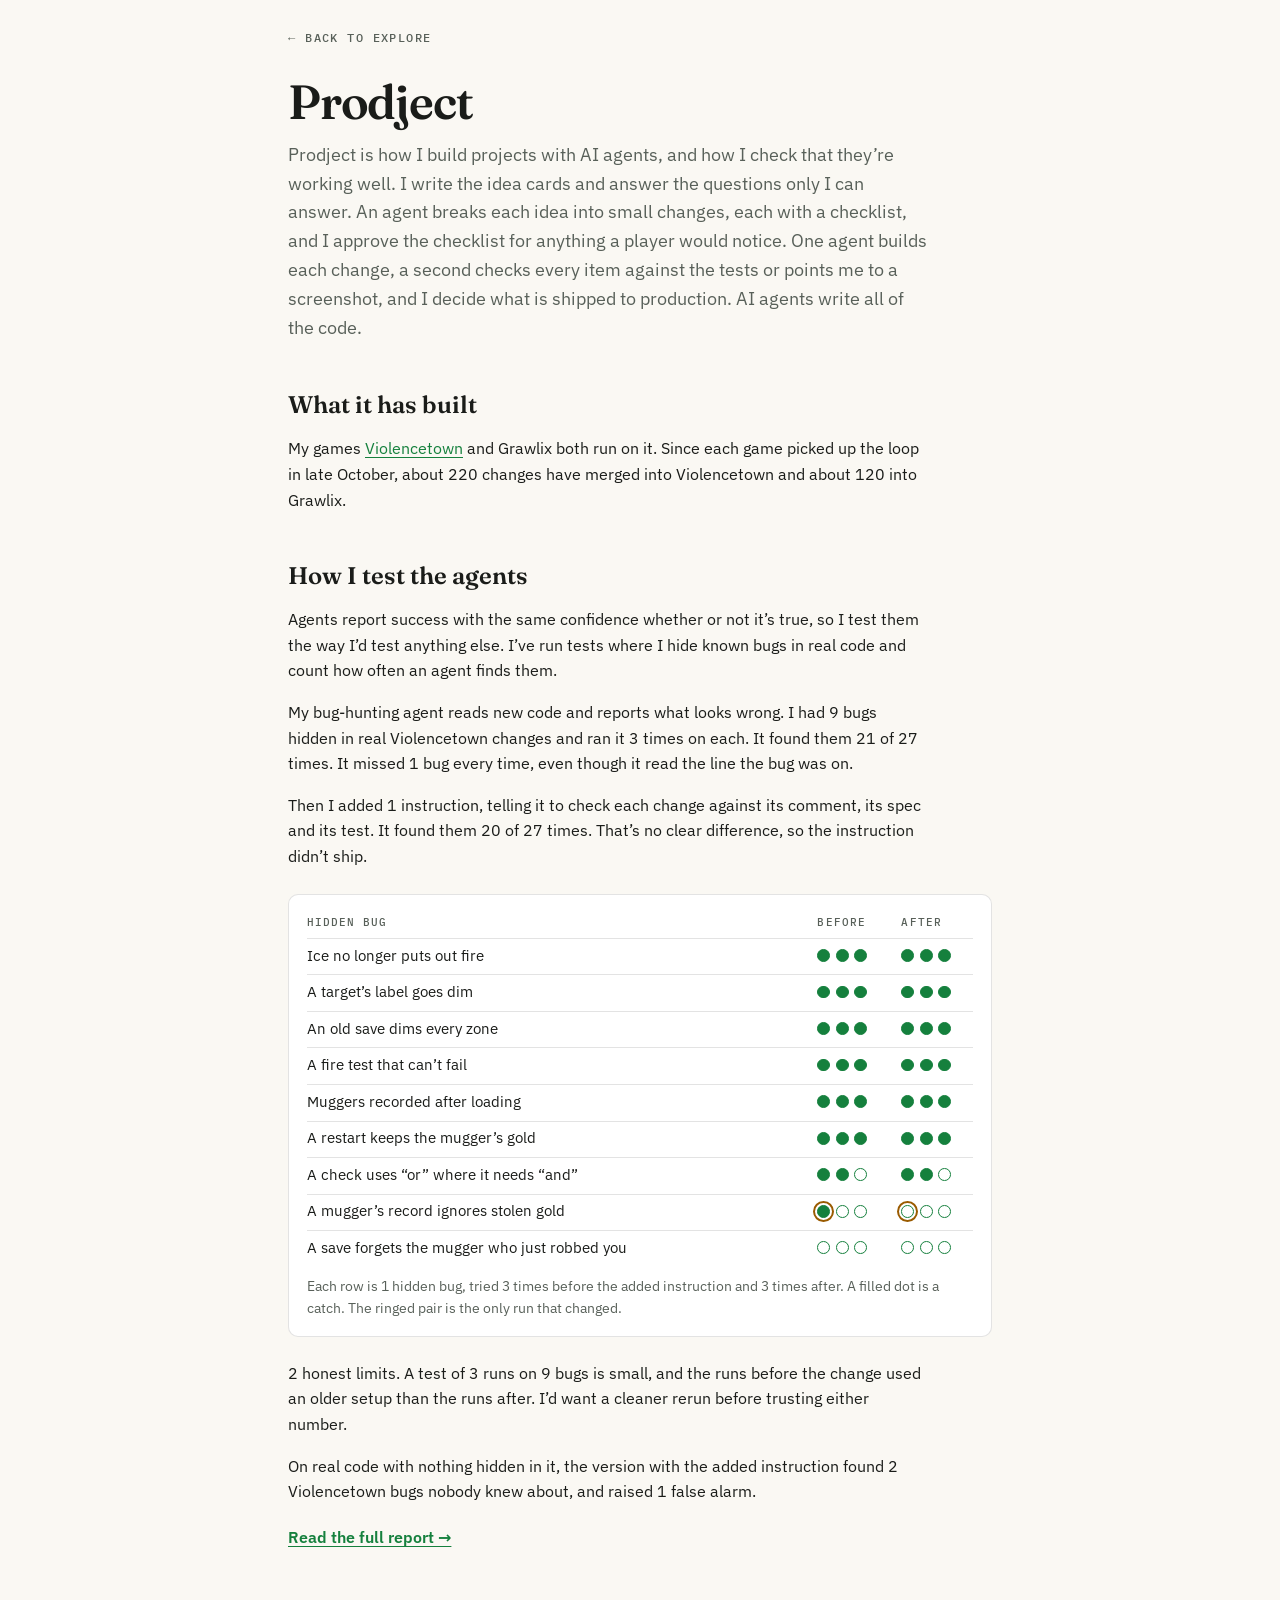
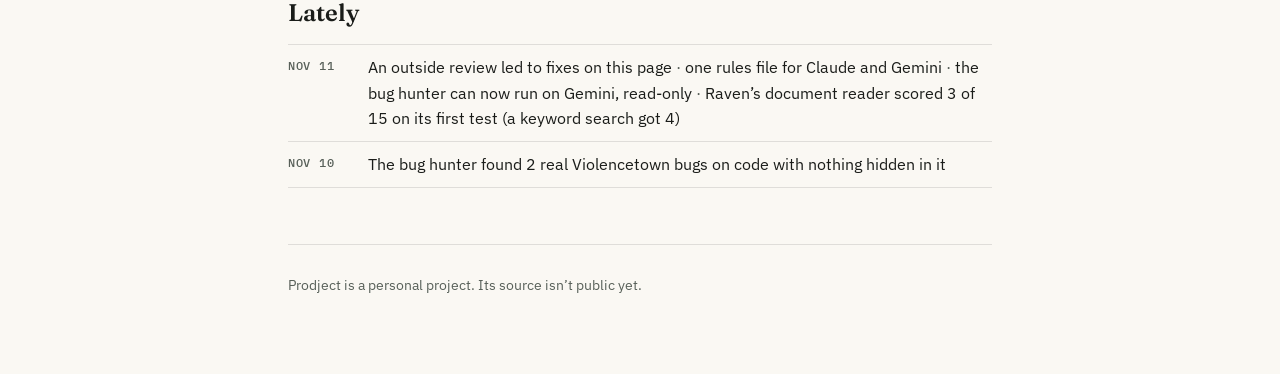
<file: prodject/index.html>
<!DOCTYPE html>
<html lang="en">
<head>
  <meta charset="UTF-8">
  <meta name="viewport" content="width=device-width, initial-scale=1.0">
  <title>Prodject &ndash; Caelan Gander</title>
  <meta name="description" content="How I build projects with AI agents, and how I check that they&rsquo;re working well.">
  <meta name="color-scheme" content="light dark">
  <meta name="theme-color" content="#FAF8F3" media="(prefers-color-scheme: light)">
  <meta name="theme-color" content="#0E1413" media="(prefers-color-scheme: dark)">
  <link rel="icon" href="/favicon.ico?v=2" sizes="32x32">
  <link rel="icon" href="/favicon.svg?v=2" type="image/svg+xml">
  <link rel="apple-touch-icon" href="/apple-touch-icon.png?v=2">
  <link rel="canonical" href="https://caelangander.com/prodject/">
  <meta property="og:type" content="article">
  <meta property="og:title" content="Prodject &ndash; Caelan Gander">
  <meta property="og:description" content="How I build projects with AI agents, and how I check that they&rsquo;re working well.">
  <meta property="og:url" content="https://caelangander.com/prodject/">
  <meta property="og:image" content="https://caelangander.com/og-image.png?v=5">
  <meta property="og:image:width" content="1200">
  <meta property="og:image:height" content="630">
  <meta property="og:image:alt" content="Caelan Gander">
  <meta name="twitter:card" content="summary_large_image">
  <meta name="twitter:title" content="Prodject &ndash; Caelan Gander">
  <meta name="twitter:description" content="How I build projects with AI agents, and how I check that they&rsquo;re working well.">
  <link rel="stylesheet" href="/prodject/prodject.css?v=6">
</head>
<body>
<main>
  <a class="back" href="/explore"><span aria-hidden="true">&larr; </span>Back to Explore</a>

  <h1>Prodject</h1>
  <p class="lede">Prodject is how I build projects with AI agents, and how I check that they&rsquo;re working well. I write the idea cards and answer the questions only I can answer. An agent breaks each idea into small changes, each with a checklist, and I approve the checklist for anything a player would notice. One agent builds each change, a second checks every item against the tests or points me to a screenshot, and I decide what is shipped to production. AI agents write all of the code.</p>

  <h2>What it has built</h2>
  <p>My games <a href="https://violencetown.russelldangerr.com/" target="_blank" rel="noopener">Violencetown</a> and Grawlix both run on it. Since each game picked up the loop in late October, about 220 changes have merged into Violencetown and about 120 into Grawlix.</p>

  <h2>How I test the agents</h2>
  <p>Agents report success with the same confidence whether or not it&rsquo;s true, so I test them the way I&rsquo;d test anything else. I&rsquo;ve run tests where I hide known bugs in real code and count how often an agent finds them.</p>
  <p>My bug-hunting agent reads new code and reports what looks wrong. I had 9 bugs hidden in real Violencetown changes and ran it 3 times on each. It found them 21 of 27 times. It missed 1 bug every time, even though it read the line the bug was on.</p>
  <p>Then I added 1 instruction, telling it to check each change against its comment, its spec and its test. It found them 20 of 27 times. That&rsquo;s no clear difference, so the instruction didn&rsquo;t ship.</p>

  <figure class="bugs">
    <div class="bugs-grid" role="table" aria-label="The 9 hidden bugs, each tried 3 times before and 3 times after the added instruction">
      <div class="bugs-row bugs-head" role="row"><span role="columnheader">Hidden bug</span><span role="columnheader">Before</span><span role="columnheader">After</span></div>
      <div class="bugs-row" role="row"><span role="rowheader">Ice no longer puts out fire</span><span class="tries" role="cell" aria-label="3 of 3"><i class="hit"></i><i class="hit"></i><i class="hit"></i></span><span class="tries" role="cell" aria-label="3 of 3"><i class="hit"></i><i class="hit"></i><i class="hit"></i></span></div>
      <div class="bugs-row" role="row"><span role="rowheader">A target&rsquo;s label goes dim</span><span class="tries" role="cell" aria-label="3 of 3"><i class="hit"></i><i class="hit"></i><i class="hit"></i></span><span class="tries" role="cell" aria-label="3 of 3"><i class="hit"></i><i class="hit"></i><i class="hit"></i></span></div>
      <div class="bugs-row" role="row"><span role="rowheader">An old save dims every zone</span><span class="tries" role="cell" aria-label="3 of 3"><i class="hit"></i><i class="hit"></i><i class="hit"></i></span><span class="tries" role="cell" aria-label="3 of 3"><i class="hit"></i><i class="hit"></i><i class="hit"></i></span></div>
      <div class="bugs-row" role="row"><span role="rowheader">A fire test that can&rsquo;t fail</span><span class="tries" role="cell" aria-label="3 of 3"><i class="hit"></i><i class="hit"></i><i class="hit"></i></span><span class="tries" role="cell" aria-label="3 of 3"><i class="hit"></i><i class="hit"></i><i class="hit"></i></span></div>
      <div class="bugs-row" role="row"><span role="rowheader">Muggers recorded after loading</span><span class="tries" role="cell" aria-label="3 of 3"><i class="hit"></i><i class="hit"></i><i class="hit"></i></span><span class="tries" role="cell" aria-label="3 of 3"><i class="hit"></i><i class="hit"></i><i class="hit"></i></span></div>
      <div class="bugs-row" role="row"><span role="rowheader">A restart keeps the mugger&rsquo;s gold</span><span class="tries" role="cell" aria-label="3 of 3"><i class="hit"></i><i class="hit"></i><i class="hit"></i></span><span class="tries" role="cell" aria-label="3 of 3"><i class="hit"></i><i class="hit"></i><i class="hit"></i></span></div>
      <div class="bugs-row" role="row"><span role="rowheader">A check uses &ldquo;or&rdquo; where it needs &ldquo;and&rdquo;</span><span class="tries" role="cell" aria-label="2 of 3"><i class="hit"></i><i class="hit"></i><i></i></span><span class="tries" role="cell" aria-label="2 of 3"><i class="hit"></i><i class="hit"></i><i></i></span></div>
      <div class="bugs-row" role="row"><span role="rowheader">A mugger&rsquo;s record ignores stolen gold</span><span class="tries" role="cell" aria-label="1 of 3"><i class="hit moved"></i><i></i><i></i></span><span class="tries" role="cell" aria-label="0 of 3"><i class="moved"></i><i></i><i></i></span></div>
      <div class="bugs-row" role="row"><span role="rowheader">A save forgets the mugger who just robbed you</span><span class="tries" role="cell" aria-label="0 of 3"><i></i><i></i><i></i></span><span class="tries" role="cell" aria-label="0 of 3"><i></i><i></i><i></i></span></div>
    </div>
    <figcaption>Each row is 1 hidden bug, tried 3 times before the added instruction and 3 times after. A filled dot is a catch. The ringed pair is the only run that changed.</figcaption>
  </figure>

  <p>2 honest limits. A test of 3 runs on 9 bugs is small, and the runs before the change used an older setup than the runs after. I&rsquo;d want a cleaner rerun before trusting either number.</p>
  <p>On real code with nothing hidden in it, the version with the added instruction found 2 Violencetown bugs nobody knew about, and raised 1 false alarm.</p>
  <a class="go" href="/prodject/report">Read the full report<span aria-hidden="true"> &rarr;</span></a>

  <h2>Lately</h2>
  <ul class="lately">
    <li><time datetime="2026-11-11">Nov 11</time><span>An outside review led to fixes on this page<span class="sep" aria-hidden="true"> &middot; </span>one rules file for Claude and Gemini<span class="sep" aria-hidden="true"> &middot; </span>the bug hunter can now run on Gemini, read-only<span class="sep" aria-hidden="true"> &middot; </span>Raven&rsquo;s document reader scored 3 of 15 on its first test (a keyword search got 4)</span></li>
    <li><time datetime="2026-11-10">Nov 10</time><span>The bug hunter found 2 real Violencetown bugs on code with nothing hidden in it</span></li>
  </ul>

  <footer>
    <p>Prodject is a personal project. Its source isn&rsquo;t public yet.</p>
  </footer>
</main>
</body>
</html>
</file>
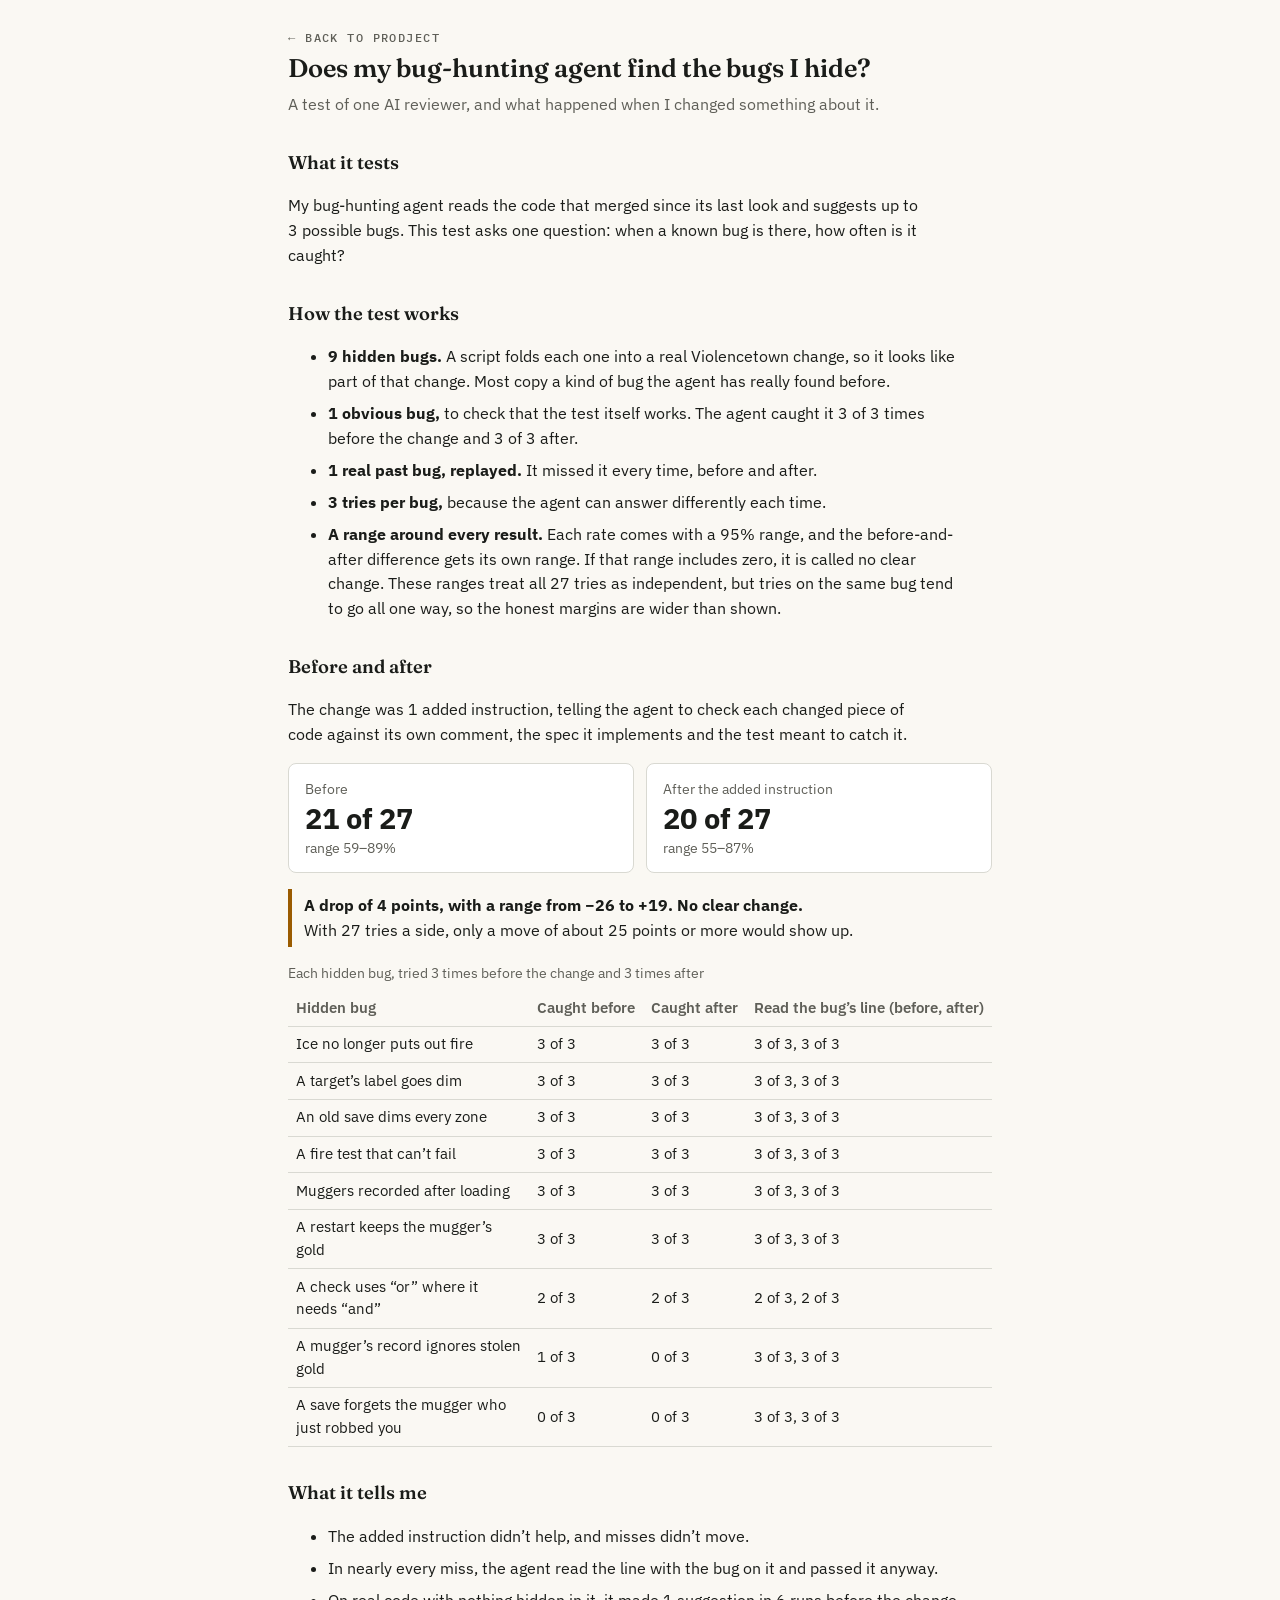
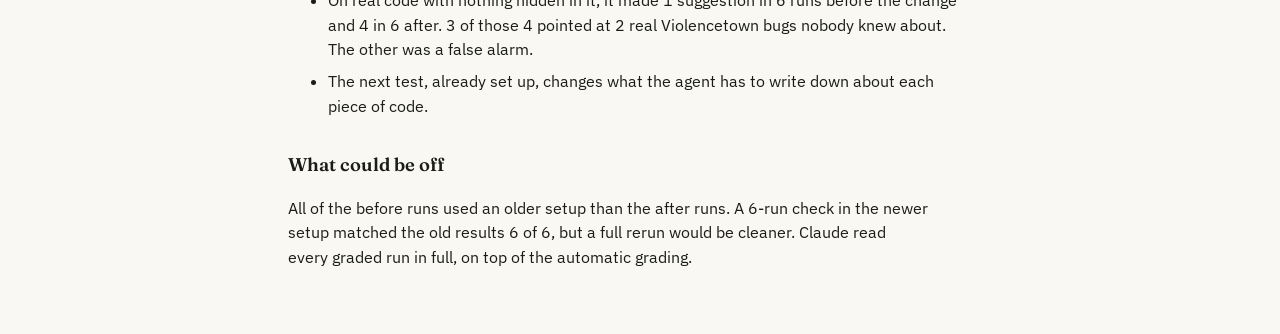
<file: prodject/report.html>
<!doctype html>
<html lang="en">
<head>
<meta charset="utf-8">
<meta name="viewport" content="width=device-width, initial-scale=1">
<meta name="color-scheme" content="light dark">
<title>Does my bug-hunting agent find the bugs I hide? &ndash; Prodject &ndash; Caelan Gander</title>
<meta name="description" content="A test of one AI reviewer with 9 hidden bugs and 3 tries each, and what happened when I changed something about it. 21 of 27 before, 20 of 27 after, no clear change.">
<meta name="theme-color" content="#FAF8F3" media="(prefers-color-scheme: light)">
<meta name="theme-color" content="#0E1413" media="(prefers-color-scheme: dark)">
<link rel="canonical" href="https://caelangander.com/prodject/report">
<meta property="og:type" content="article">
<meta property="og:title" content="Does my bug-hunting agent find the bugs I hide? &ndash; Caelan Gander">
<meta property="og:description" content="9 hidden bugs, 3 tries each, and what happened when I changed something about the agent. 21 of 27 before, 20 of 27 after, no clear change.">
<meta property="og:url" content="https://caelangander.com/prodject/report">
<meta property="og:image" content="https://caelangander.com/og-image.png?v=5">
<meta property="og:image:width" content="1200">
<meta property="og:image:height" content="630">
<meta property="og:image:alt" content="Caelan Gander">
<meta name="twitter:card" content="summary_large_image">
<link rel="apple-touch-icon" href="/apple-touch-icon.png?v=2">
<link rel="icon" href="/favicon.ico?v=2" sizes="32x32">
<link rel="icon" href="/favicon.svg?v=2" type="image/svg+xml">
<link rel="stylesheet" href="/prodject/report.css?v=3">
</head>
<body>
<main>
<a class="back" href="/prodject/"><span aria-hidden="true">&larr; </span>Back to Prodject</a>
<h1>Does my bug-hunting agent find the bugs I hide?</h1>
<p class="lede">A test of one AI reviewer, and what happened when I changed something about it.</p>

<h2>What it tests</h2>
<p>My bug-hunting agent reads the code that merged since its last look and suggests up to 3 possible bugs. This test asks one question: when a known bug is there, how often is it caught?</p>

<h2>How the test works</h2>
<ul>
<li><b>9 hidden bugs.</b> A script folds each one into a real Violencetown change, so it looks like part of that change. Most copy a kind of bug the agent has really found before.</li>
<li><b>1 obvious bug,</b> to check that the test itself works. The agent caught it 3 of 3 times before the change and 3 of 3 after.</li>
<li><b>1 real past bug, replayed.</b> It missed it every time, before and after.</li>
<li><b>3 tries per bug,</b> because the agent can answer differently each time.</li>
<li><b>A range around every result.</b> Each rate comes with a 95% range, and the before-and-after difference gets its own range. If that range includes zero, it is called no clear change. These ranges treat all 27 tries as independent, but tries on the same bug tend to go all one way, so the honest margins are wider than shown.</li>
</ul>

<h2>Before and after</h2>
<p>The change was 1 added instruction, telling the agent to check each changed piece of code against its own comment, the spec it implements and the test meant to catch it.</p>
<div class="pair">
<div class="box"><span>Before</span><b>21 of 27</b><span>range 59&ndash;89%</span></div>
<div class="box"><span>After the added instruction</span><b>20 of 27</b><span>range 55&ndash;87%</span></div>
</div>
<p class="verdict"><b>A drop of 4 points, with a range from &minus;26 to +19. No clear change.</b><br>With 27 tries a side, only a move of about 25 points or more would show up.</p>

<div class="wrap" tabindex="0" role="region" aria-label="Results for each hidden bug">
<table>
<caption>Each hidden bug, tried 3 times before the change and 3 times after</caption>
<thead><tr><th scope="col">Hidden bug</th><th scope="col">Caught before</th><th scope="col">Caught after</th><th scope="col">Read the bug&rsquo;s line (before, after)</th></tr></thead>
<tbody>
<tr><th scope="row">Ice no longer puts out fire</th><td>3 of 3</td><td>3 of 3</td><td>3 of 3, 3 of 3</td></tr>
<tr><th scope="row">A target&rsquo;s label goes dim</th><td>3 of 3</td><td>3 of 3</td><td>3 of 3, 3 of 3</td></tr>
<tr><th scope="row">An old save dims every zone</th><td>3 of 3</td><td>3 of 3</td><td>3 of 3, 3 of 3</td></tr>
<tr><th scope="row">A fire test that can&rsquo;t fail</th><td>3 of 3</td><td>3 of 3</td><td>3 of 3, 3 of 3</td></tr>
<tr><th scope="row">Muggers recorded after loading</th><td>3 of 3</td><td>3 of 3</td><td>3 of 3, 3 of 3</td></tr>
<tr><th scope="row">A restart keeps the mugger&rsquo;s gold</th><td>3 of 3</td><td>3 of 3</td><td>3 of 3, 3 of 3</td></tr>
<tr><th scope="row">A check uses &ldquo;or&rdquo; where it needs &ldquo;and&rdquo;</th><td>2 of 3</td><td>2 of 3</td><td>2 of 3, 2 of 3</td></tr>
<tr><th scope="row">A mugger&rsquo;s record ignores stolen gold</th><td>1 of 3</td><td>0 of 3</td><td>3 of 3, 3 of 3</td></tr>
<tr><th scope="row">A save forgets the mugger who just robbed you</th><td>0 of 3</td><td>0 of 3</td><td>3 of 3, 3 of 3</td></tr>
</tbody>
</table>
</div>

<h2>What it tells me</h2>
<ul>
<li>The added instruction didn&rsquo;t help, and misses didn&rsquo;t move.</li>
<li>In nearly every miss, the agent read the line with the bug on it and passed it anyway.</li>
<li>On real code with nothing hidden in it, it made 1 suggestion in 6 runs before the change and 4 in 6 after. 3 of those 4 pointed at 2 real Violencetown bugs nobody knew about. The other was a false alarm.</li>
<li>The next test, already set up, changes what the agent has to write down about each piece of code.</li>
</ul>

<h2>What could be off</h2>
<p>All of the before runs used an older setup than the after runs. A 6-run check in the newer setup matched the old results 6 of 6, but a full rerun would be cleaner. Claude read every graded run in full, on top of the automatic grading.</p>

</main>
</body>
</html>
</file>
<file: style.css>
/* ════════════════════════════════════════════════════════════════════════
   caelangander.com — bold-editorial design system
   ~70% warm neutral · ~20% green (primary) · ~10% purple (secondary)

   Colour reads as identity, not trim. Each verb cluster owns an accent via a
   scoped --accent custom property:
       Talk  → green   (primary action — get in touch)
       Learn → green   (same green as Talk — the serious résumé)
       Explore → purple (the creative / game-dev side)
   Purple is also the global secondary (links, focus, in-dev badges).

   Theme auto-follows the device (prefers-color-scheme). Light is the default;
   there is no manual toggle.
   ════════════════════════════════════════════════════════════════════════ */

*,
*::before,
*::after {
  margin: 0;
  padding: 0;
  box-sizing: border-box;
}

/* ── Fonts: self-hosted Latin subsets of exactly the faces the page renders
   (SIL OFL, licences beside the files). Every glyph outside this range is an
   arrow that falls through to the next font in the stack, as it always has. ── */
@font-face {
  font-family: 'Fraunces';
  font-style: normal;
  font-weight: 600;
  font-display: swap;
  src: url('assets/fonts/fraunces-600-latin.woff2') format('woff2');
  unicode-range: U+0000-00FF, U+0131, U+0152-0153, U+02BB-02BC, U+02C6, U+02DA, U+02DC, U+0304, U+0308, U+0329, U+2000-206F, U+20AC, U+2122, U+2191, U+2193, U+2212, U+2215, U+FEFF, U+FFFD;
}
@font-face {
  font-family: 'IBM Plex Sans';
  font-style: normal;
  font-weight: 400 700;
  font-display: swap;
  src: url('assets/fonts/ibm-plex-sans-latin.woff2') format('woff2');
  unicode-range: U+0000-00FF, U+0131, U+0152-0153, U+02BB-02BC, U+02C6, U+02DA, U+02DC, U+0304, U+0308, U+0329, U+2000-206F, U+20AC, U+2122, U+2191, U+2193, U+2212, U+2215, U+FEFF, U+FFFD;
}
@font-face {
  font-family: 'IBM Plex Mono';
  font-style: normal;
  font-weight: 400;
  font-display: swap;
  src: url('assets/fonts/ibm-plex-mono-400-latin.woff2') format('woff2');
  unicode-range: U+0000-00FF, U+0131, U+0152-0153, U+02BB-02BC, U+02C6, U+02DA, U+02DC, U+0304, U+0308, U+0329, U+2000-206F, U+20AC, U+2122, U+2191, U+2193, U+2212, U+2215, U+FEFF, U+FFFD;
}
@font-face {
  font-family: 'IBM Plex Mono';
  font-style: normal;
  font-weight: 500;
  font-display: swap;
  src: url('assets/fonts/ibm-plex-mono-500-latin.woff2') format('woff2');
  unicode-range: U+0000-00FF, U+0131, U+0152-0153, U+02BB-02BC, U+02C6, U+02DA, U+02DC, U+0304, U+0308, U+0329, U+2000-206F, U+20AC, U+2122, U+2191, U+2193, U+2212, U+2215, U+FEFF, U+FFFD;
}

/* Stand-ins shown for the moment before the web fonts arrive: local fonts
   scaled to the real ones' widths and vertical metrics (measured in Chrome on
   this page's own text) so the swap doesn't rewrap lines. Where the local
   font doesn't exist the face is skipped and the stack carries on. */
/* Fraunces draws wider at small optical sizes: headings (17 to 34px) measure
   91.5 to 93.5% of Georgia Bold, the 92px hero name 77.6%. */
@font-face {
  font-family: 'Fraunces Fallback';
  font-weight: 600;
  src: local('Georgia Bold'), local('Georgia-Bold');
  size-adjust: 92.5%;
  ascent-override: 105.9%;
  descent-override: 28.1%;
  line-gap-override: 0%;
  unicode-range: U+0000-00FF, U+0131, U+0152-0153, U+02BB-02BC, U+02C6, U+02DA, U+02DC, U+0304, U+0308, U+0329, U+2000-206F, U+20AC, U+2122, U+2191, U+2193, U+2212, U+2215, U+FEFF, U+FFFD;
}
@font-face {
  font-family: 'Fraunces Hero Fallback';
  font-weight: 600;
  src: local('Georgia Bold'), local('Georgia-Bold');
  size-adjust: 77.6%;
  ascent-override: 126.2%;
  descent-override: 33.5%;
  line-gap-override: 0%;
  unicode-range: U+0000-00FF, U+0131, U+0152-0153, U+02BB-02BC, U+02C6, U+02DA, U+02DC, U+0304, U+0308, U+0329, U+2000-206F, U+20AC, U+2122, U+2191, U+2193, U+2212, U+2215, U+FEFF, U+FFFD;
}
@font-face {
  font-family: 'IBM Plex Sans Fallback';
  font-weight: 400 500;
  src: local('Arial'), local('ArialMT');
  size-adjust: 101.5%;
  ascent-override: 101.5%;
  descent-override: 27.6%;
  line-gap-override: 0%;
  unicode-range: U+0000-00FF, U+0131, U+0152-0153, U+02BB-02BC, U+02C6, U+02DA, U+02DC, U+0304, U+0308, U+0329, U+2000-206F, U+20AC, U+2122, U+2191, U+2193, U+2212, U+2215, U+FEFF, U+FFFD;
}
@font-face {
  font-family: 'IBM Plex Sans Fallback';
  font-weight: 600 700;
  src: local('Arial Bold'), local('Arial-BoldMT');
  size-adjust: 98.8%;
  ascent-override: 104.3%;
  descent-override: 28.4%;
  line-gap-override: 0%;
  unicode-range: U+0000-00FF, U+0131, U+0152-0153, U+02BB-02BC, U+02C6, U+02DA, U+02DC, U+0304, U+0308, U+0329, U+2000-206F, U+20AC, U+2122, U+2191, U+2193, U+2212, U+2215, U+FEFF, U+FFFD;
}
@font-face {
  font-family: 'IBM Plex Mono Fallback';
  font-weight: 400 500;
  src: local('Courier New'), local('CourierNewPSMT');
  size-adjust: 100%;
  ascent-override: 103%;
  descent-override: 28%;
  line-gap-override: 0%;
  unicode-range: U+0000-00FF, U+0131, U+0152-0153, U+02BB-02BC, U+02C6, U+02DA, U+02DC, U+0304, U+0308, U+0329, U+2000-206F, U+20AC, U+2122, U+2191, U+2193, U+2212, U+2215, U+FEFF, U+FFFD;
}

:root {
  /* ── Neutrals (light / default) ───────────────────────────────────── */
  --color-bg:              #FAF8F3;   /* warm paper */
  --color-surface:         #FFFFFF;   /* raised cards lift off the paper */
  --color-surface-2:       #F1EDE4;   /* sunken chips / tags */
  --color-text:            #1A1C19;
  --color-muted:           #67706A;
  --color-muted-strong:    #586059;   /* AA-safe muted for small text on --color-surface-2 chips */
  --color-hairline:        rgba(26, 28, 25, 0.12);
  --color-hairline-strong: rgba(26, 28, 25, 0.20);

  /* ── Brand ────────────────────────────────────────────────────────── */
  --color-primary:        #15803D;                 /* green-700 */
  --color-primary-deep:   #166534;                 /* green-800 */
  --color-primary-soft:   rgba(21, 128, 61, 0.10);
  --color-secondary:      #7E22CE;                 /* purple-700 */
  --color-secondary-deep: #6B21A8;                 /* purple-800 */
  --color-secondary-soft: rgba(126, 34, 206, 0.12);
  --color-on-accent:      #FFFFFF;                 /* text on any accent fill */

  /* Default accent = green (hero, logo, anything outside a verb cluster).
     Each .cluster re-points these three to its own colour. */
  --accent:      var(--color-primary);
  --accent-deep: var(--color-primary-deep);
  --accent-soft: var(--color-primary-soft);

  /* ── Typography ───────────────────────────────────────────────────── */
  --font-display: 'Fraunces', 'Fraunces Fallback', 'Iowan Old Style', Georgia, serif;
  --font-sans:    'IBM Plex Sans', 'IBM Plex Sans Fallback', system-ui, -apple-system, sans-serif;
  --font-mono:    'IBM Plex Mono', 'IBM Plex Mono Fallback', ui-monospace, 'SF Mono', Menlo, monospace;

  --text-2xs:  0.6875rem;   /* uppercase labels: the floor */
  --text-xs:   0.75rem;     /* captions, dates, tags */
  --text-sm:   0.875rem;
  --text-md:   0.9375rem;   /* reading copy */
  --text-base: 1rem;
  --text-lg:   1.125rem;
  --text-xl:   1.25rem;
  --text-2xl:  1.75rem;
  --text-3xl:  2.25rem;
  --text-4xl:  3rem;

  --leading-tight:  1.1;
  --leading-snug:   1.3;
  --leading-normal: 1.55;
  --leading-loose:  1.65;

  --tracking-tight:  -0.025em;
  --tracking-normal: 0;
  --tracking-wide:   0.02em;
  --tracking-wider:  0.14em;
  --tracking-label:  0.12em;   /* every uppercase mono label */

  /* ── Spacing (8px grid) ───────────────────────────────────────────── */
  --space-1: 0.25rem;
  --space-2: 0.5rem;
  --space-3: 0.75rem;
  --space-4: 1rem;
  --space-5: 1.5rem;
  --space-6: 2rem;
  --space-7: 3rem;
  --space-8: 4rem;
  --space-9: 6rem;

  /* ── Radii ────────────────────────────────────────────────────────── */
  --radius-sm:   4px;
  --radius-md:   6px;
  --radius-lg:   12px;
  --radius-xl:   16px;
  --radius-pill: 999px;

  /* ── Elevation (warm-tinted) ──────────────────────────────────────── */
  --edge-highlight: rgba(255, 255, 255, 0.6);   /* top catch-light baked into every card shadow */
  --shadow-sm: inset 0 1px 0 var(--edge-highlight), 0 1px 2px rgba(26, 28, 25, 0.05);
  --shadow-md: inset 0 1px 0 var(--edge-highlight), 0 2px 4px rgba(26, 28, 25, 0.05), 0 8px 20px rgba(26, 28, 25, 0.08);
  --shadow-lg: inset 0 1px 0 var(--edge-highlight), 0 4px 8px rgba(26, 28, 25, 0.06), 0 18px 36px rgba(26, 28, 25, 0.14);
  --shadow-photo: 0 0 0 1px var(--color-hairline), 0 2px 4px rgba(26, 28, 25, 0.06), 0 9px 18px rgba(26, 28, 25, 0.12);

  /* ── Motion & layout ──────────────────────────────────────────────── */
  --ease-out:  cubic-bezier(0.2, 0.9, 0.3, 1);
  --ease-in:   cubic-bezier(0.7, 0, 0.84, 0);
  --ease-snap: cubic-bezier(0.4, 0, 0.6, 1);
  --d-fast:    60ms;
  --d-med:     120ms;
  --d-view:    0ms;      /* section reshape is instant — layout animation stepped pixel-by-pixel (jitter) and VT snapshotting was ~700ms/janky; content still fades via --d-fast */
  --transition: 0.12s ease;
  --max-width: clamp(1180px, 60vw, 1600px);
  --gutter: 48px;   /* the page's side margin: .container and the footer rule both read it */

  /* ── Atmosphere ───────────────────────────────────────────────────── */
  --grain: url("data:image/svg+xml,%3Csvg xmlns='http://www.w3.org/2000/svg' width='140' height='140'%3E%3Cfilter id='n'%3E%3CfeTurbulence type='fractalNoise' baseFrequency='0.85' numOctaves='2' stitchTiles='stitch'/%3E%3C/filter%3E%3Crect width='100%25' height='100%25' filter='url(%23n)'/%3E%3C/svg%3E");
  --grain-opacity: 0.04;

  /* Glow centre: fixed resting position (the cursor tracking was removed). */
  --gx: 12%;
  --gy: -6%;
}

/* ── DARK MODE — auto, follows the device (no manual toggle) ──────────── */
@media (prefers-color-scheme: dark) {
  :root {
    --color-bg:              #0E1413;
    --color-surface:         #161E1B;
    --color-surface-2:       #1E2723;
    --color-text:            #ECEAE3;
    --color-muted:           #9AA39C;
    --color-muted-strong:    #9AA39C;   /* dark chips already clear AA — keep muted */
    --color-hairline:        rgba(255, 255, 255, 0.10);
    --color-hairline-strong: rgba(255, 255, 255, 0.18);

    --color-primary:        #22C55E;               /* green-500 — lifted */
    --color-primary-deep:   #4ADE80;               /* green-400 */
    --color-primary-soft:   rgba(34, 197, 94, 0.16);
    --color-secondary:      #C084FC;               /* purple-400 — lifted */
    --color-secondary-deep: #D8B4FE;               /* purple-300 */
    --color-secondary-soft: rgba(192, 132, 252, 0.16);
    --color-on-accent:      #0E1413;               /* dark text on bright fills */

    --edge-highlight: rgba(255, 255, 255, 0.05);
    --shadow-sm: inset 0 1px 0 var(--edge-highlight), 0 1px 2px rgba(0, 0, 0, 0.3);
    --shadow-md: inset 0 1px 0 var(--edge-highlight), 0 2px 4px rgba(0, 0, 0, 0.3), 0 8px 20px rgba(0, 0, 0, 0.4);
    --shadow-lg: inset 0 1px 0 var(--edge-highlight), 0 4px 8px rgba(0, 0, 0, 0.35), 0 18px 36px rgba(0, 0, 0, 0.5);
    /* a black shadow vanishes on this ground, so the photo glows in its own background green instead */
    --shadow-photo: 0 0 0 1px var(--color-hairline), 0 5px 22px rgba(126, 142, 116, 0.30), 0 0 45px rgba(126, 142, 116, 0.14);

    --grain-opacity: 0.05;
  }
}

/* ── Per-verb identity ───────────────────────────────────────────────── */
.cluster[data-cluster="talk"] {
  --accent:      var(--color-primary);
  --accent-deep: var(--color-primary-deep);
  --accent-soft: var(--color-primary-soft);
}
.cluster[data-cluster="learn"] {
  --accent:      var(--color-primary);   /* same green as Talk — one primary, not two */
  --accent-deep: var(--color-primary-deep);
  --accent-soft: var(--color-primary-soft);
}
.cluster[data-cluster="explore"] {
  --accent:      var(--color-secondary);
  --accent-deep: var(--color-secondary-deep);
  --accent-soft: var(--color-secondary-soft);
}
/* inside Explore, colour says what kind of thing it is: green for work, purple for play */
[data-tone="work"] {
  --accent:      var(--color-primary);
  --accent-deep: var(--color-primary-deep);
  --accent-soft: var(--color-primary-soft);
}
[data-tone="play"] {
  --accent:      var(--color-secondary);
  --accent-deep: var(--color-secondary-deep);
  --accent-soft: var(--color-secondary-soft);
}

/* ── Base ────────────────────────────────────────────────────────────── */
html {
  scroll-behavior: smooth;
  background: var(--color-bg);
}
/* Tab and jumps stop clear of the sticky bars. Margins on the content rather than scroll-padding
   on html, which would also scroll the page whenever focus landed in the bars themselves. */
main :is(a, button) { scroll-margin-top: 73px; }   /* the header + 12px */
#panel-learn :is(a, button, [id]) { scroll-margin-top: calc(110px + 1.1rem); }   /* + the section bar: 37px of padding and borders and its line of text, in rem so it tracks a larger default font */
#panel-learn .learn-nav a { scroll-margin-top: 0; }

body {
  font-family: var(--font-sans);
  background: transparent;
  color: var(--color-text);
  line-height: 1.6;
  -webkit-font-smoothing: antialiased;
  text-rendering: optimizeLegibility;
  min-height: 100vh;
  display: flex;
  flex-direction: column;
  position: relative;
}

/* soft brand glows top of page + fine grain — depth without the cliché */
body::before {
  content: '';
  position: fixed;
  inset: 0;
  z-index: -1;
  pointer-events: none;
  background:
    radial-gradient(58% 44% at var(--gx) var(--gy), color-mix(in srgb, var(--color-primary) 14%, transparent), transparent 70%),
    radial-gradient(46% 40% at 104% -8%, color-mix(in srgb, var(--color-secondary) 11%, transparent), transparent 68%),
    radial-gradient(92% 30% at 50% 118%, color-mix(in srgb, var(--color-primary) 6%, transparent), transparent 75%);
}
body::after {
  content: '';
  position: fixed;
  inset: 0;
  z-index: -1;
  pointer-events: none;
  background-image: var(--grain);
  background-size: 140px 140px;
  opacity: var(--grain-opacity);
}

a { color: inherit; text-decoration: none; }
button { font-family: inherit; background: none; border: none; color: inherit; cursor: pointer; }

::selection { background: color-mix(in srgb, var(--color-primary) 24%, transparent); }

.container {
  max-width: var(--max-width);
  margin: 0 auto;
  padding: 0 var(--gutter);
  width: 100%;
}

/* shared keyboard-focus ring — picks up the local --accent */
a:focus-visible,
button:focus-visible,
[role="button"]:focus-visible,
[tabindex="0"]:focus-visible {
  outline: 2px solid var(--accent);
  outline-offset: 3px;
}

/* skip link: parked above the viewport until a keyboard user tabs onto it */
.skip-link {
  position: absolute;
  top: 12px;
  left: 16px;
  z-index: 200;
  padding: 8px 14px;
  border-radius: var(--radius-pill);
  background: var(--color-primary);
  color: var(--color-on-accent);
  font-family: var(--font-mono);
  font-size: var(--text-xs);
  font-weight: 500;
  letter-spacing: var(--tracking-label);
  text-transform: uppercase;
  transform: translateY(-200%);
}
.skip-link:focus { transform: none; }
main:focus { outline: none; }
#main { scroll-margin-top: 61px; }   /* the skip link's scroll stops below the sticky header */

/* ── Header ───────────────────────────────────────────────────────────── */
.header {
  position: sticky;
  top: 0;
  z-index: 100;
  background: var(--color-bg);   /* opaque: a translucent header without blur ghosted the headings scrolling under it, and backdrop-filter is off the table for performance */
  border-bottom: 1px solid var(--color-hairline);
  transition: border-color var(--transition);
}

/* When a section is open, the whole sticky bar is a click target for home;
   the logo button stays the keyboard / screen-reader control. */
body[data-active] .header { cursor: pointer; }

.nav {
  display: flex;
  align-items: center;
  gap: 14px;
  height: 60px;
}

.logo {
  display: grid;
  place-items: center;
  padding: 8px;
  margin: -8px;   /* a 44px hit area around the 28px mark, same look */
  color: var(--color-primary);   /* the monogram's paths fill with currentColor, so it lifts in dark mode */
  border-radius: var(--radius-md);
  transition: transform var(--d-fast) var(--ease-out);
}
.logo svg {
  display: block;
  border-radius: 6px;
  box-shadow: 0 1px 2px color-mix(in srgb, var(--color-primary) 25%, transparent);
}
.logo:focus-visible { transform: translateY(-1px) scale(1.05); outline: none; }
.logo:focus-visible svg { box-shadow: 0 6px 16px color-mix(in srgb, var(--color-primary) 38%, transparent); }
@media (hover: hover) {
  .logo:hover { transform: translateY(-1px) scale(1.05); outline: none; }
  .logo:hover svg { box-shadow: 0 6px 16px color-mix(in srgb, var(--color-primary) 38%, transparent); }
}

.nav-name {
  font-family: var(--font-display);
  font-weight: 600;
  font-size: 1.0625rem;
  letter-spacing: -0.01em;
  color: var(--color-text);
  opacity: 0;
  transform: translateY(-4px);
  pointer-events: none;
  transition: opacity var(--d-med) var(--ease-out), transform var(--d-med) var(--ease-out);
}
body[data-active] .nav-name { opacity: 1; transform: translateY(0); }

/* active-section chip — wayfinding that mirrors the deep-link */
.nav-verb {
  font-family: var(--font-mono);
  font-size: var(--text-2xs);
  font-weight: 600;
  text-transform: uppercase;
  letter-spacing: var(--tracking-label);
  color: var(--color-on-accent);
  background: var(--accent);
  padding: 4px 11px;
  border-radius: var(--radius-pill);
  opacity: 0;
  transform: translateY(-4px) scale(0.96);
  pointer-events: none;
  transition: opacity var(--d-med) var(--ease-out), transform var(--d-med) var(--ease-out);
}
body[data-active] .nav-verb { opacity: 1; transform: translateY(0) scale(1); }
body[data-active="talk"]    .nav-verb { background: var(--color-primary); }
body[data-active="learn"]   .nav-verb { background: var(--color-primary); }
body[data-active="explore"] .nav-verb { background: var(--color-secondary); }

@media (max-width: 480px) {
  .nav-name { font-size: var(--text-md); }
}

/* at about 200% text the chip gives way, so the name stays one line inside the fixed-height bar;
   the open band below names the section too */
.nav { container-type: inline-size; }
.nav-name { white-space: nowrap; }
@container (max-width: 13.5rem) {
  .nav-verb { display: none; }
}

/* ── Stage ──────────────────────────────────────────────────────────── */
.stage { flex: 1; display: flex; flex-direction: column; }
.stage-inner {
  padding-top: 56px;
  padding-bottom: 72px;
  flex: 1;
  display: flex;
  flex-direction: column;
  gap: 52px;
}
/* Home view: float the hero + triptych to the optical centre of the viewport
   instead of top-aligning them. When a panel is active the stage flows from
   the top again so the long résumé/explore content scrolls naturally. */
body:not([data-active]) .stage-inner { justify-content: center; }

/* ── Banner / hero ──────────────────────────────────────────────────── */
.banner-wrap {
  display: grid;
  grid-template-rows: 1fr;
  transition: grid-template-rows var(--d-view) var(--ease-out);
}
.banner {
  min-height: 0;
  position: relative;
  display: grid;
  grid-template-columns: auto 1fr;
  column-gap: clamp(24px, 4vw, 48px);
  align-items: center;
  transition: opacity var(--d-fast) var(--ease-out), transform var(--d-fast) var(--ease-out);
}
.banner-photo {
  grid-row: 1 / span 2;
  width: clamp(112px, 15vw, 184px);
  height: auto;
  aspect-ratio: 1;
  border-radius: 50%;
  object-fit: cover;
  box-shadow: var(--shadow-photo);
}
.banner-name, .banner-about { grid-column: 2; }

.banner-name {
  font-family: 'Fraunces', 'Fraunces Hero Fallback', 'Iowan Old Style', Georgia, serif;
  font-size: clamp(3rem, 9vw, 5.75rem);
  font-weight: 600;
  letter-spacing: -0.02em;
  line-height: 0.97;
  color: var(--color-text);
  margin-bottom: 22px;
}

.banner-about {
  font-size: clamp(1rem, 1.6vw, 1.25rem);
  color: var(--color-muted);
  max-width: 54ch;
  line-height: 1.6;
}
.banner-about strong { color: var(--color-text); font-weight: 600; }

/* ── Editorial type craft: drive Fraunces' opsz display axis (loaded but
   unused) and balance the heading rag / prose orphans. All free & static. */
body { font-optical-sizing: auto; }
.banner-name { font-variation-settings: 'opsz' 144, 'wght' 600; }
.banner-name, .tile-verb, .resume-headline, .case-title, .exp-role { text-wrap: balance; }
.banner-about, .case-scope, .resume-summary { text-wrap: pretty; }

body[data-active] .banner-wrap { grid-template-rows: 0fr; }
body[data-active] .stage-inner { gap: 24px; }
body[data-active] .banner { opacity: 0; transform: translateY(-12px); overflow: hidden; }   /* clip only while collapsed, so the photo's shadow isn't boxed in at home */

/* ── Tile clusters ──────────────────────────────────────────────────── */
.tiles {
  display: flex;
  gap: 18px;
  align-items: stretch;
}
.cluster {
  flex: 1 1 0;
  min-width: 0;
  display: flex;
  flex-direction: column;
  transition:
    flex-grow var(--d-view) var(--ease-out),
    flex-basis var(--d-view) var(--ease-out),
    opacity 110ms var(--ease-out);
}
body:not([data-active]) .cluster > .tile {
  flex: 1 0 auto;
  /* Substantial cards that anchor the centred home view; the slack below the
     content gives the hover arrow its corner and reads as deliberate space. */
  min-height: clamp(240px, 32vh, 320px);
}
body[data-active] .tiles { gap: 0; }   /* the collapsed clusters are 0 wide; their gaps would inset the open one */
body[data-active] .cluster { flex: 0 0 0; opacity: 0; pointer-events: none; }
body[data-active="talk"]    .cluster[data-cluster="talk"],
body[data-active="learn"]   .cluster[data-cluster="learn"],
body[data-active="explore"] .cluster[data-cluster="explore"] {
  flex: 1 1 100%;
  opacity: 1;
  pointer-events: auto;
}
/* A collapsed cluster's tile keeps its padding width; clip it so it can't
   spill past the page edge and cause a horizontal scroll. */
body[data-active="talk"]    .cluster:not([data-cluster="talk"]),
body[data-active="learn"]   .cluster:not([data-cluster="learn"]),
body[data-active="explore"] .cluster:not([data-cluster="explore"]) { overflow: clip; }

/* ── Tile ───────────────────────────────────────────────────────────── */
.tile {
  display: grid;
  grid-template-columns: auto 1fr auto;
  grid-template-areas: "icon body back";
  gap: 18px;
  align-items: start;
  width: 100%;
  padding: 26px 26px 24px;
  background: var(--color-surface);
  border: 1px solid var(--color-hairline);
  border-radius: var(--radius-xl);
  box-shadow: var(--shadow-sm);
  text-align: left;
  cursor: pointer;
  position: relative;
  overflow: hidden;
  transition:
    transform var(--d-fast) var(--ease-out),
    border-color var(--d-fast) var(--ease-out),
    padding var(--d-view) var(--ease-out),
    background var(--d-fast) var(--ease-out),
    color var(--d-fast) var(--ease-out);
}
.tile::before {
  content: '';
  position: absolute;
  inset: 0;
  background: linear-gradient(135deg, transparent 55%, color-mix(in srgb, var(--accent) 10%, transparent) 100%);
  opacity: 0;
  transition: opacity var(--d-fast) var(--ease-out);
  pointer-events: none;
}
.tile::after {
  content: '→';
  position: absolute;
  top: 24px;
  right: 24px;
  font-family: var(--font-mono);
  font-size: var(--text-xl);
  color: var(--accent);
  line-height: 1;
  opacity: 0;
  transform: translateX(-8px);
  transition: opacity var(--d-fast) var(--ease-out), transform var(--d-fast) var(--ease-out);
  pointer-events: none;
}
/* Lifts are split: focus always lifts, hover only where a pointer can hover,
   so a tap on a phone doesn't leave the card stuck raised (:active is the touch feedback). */
.tile:focus-visible {
  transform: translateY(-5px);
  box-shadow: var(--shadow-lg);
  border-color: var(--accent);
  outline: none;
}
.tile:focus-visible::before { opacity: 1; }
.tile:focus-visible::after { opacity: 1; transform: translateX(0); }
@media (hover: hover) {
  .tile:hover {
    transform: translateY(-5px);
    border-color: var(--accent);
  }
}
.tile:active {
  transform: translateY(-2px) scale(0.99);
  transition-duration: 80ms;
  transition-timing-function: var(--ease-snap);
}

/* Active tile morphs into a solid accent-filled header band.
   Only the active cluster is visible, so the broad selector is safe. */
body[data-active] .tile {
  cursor: pointer;   /* the band is the close/back control — main.js closes on click */
  transform: none;
  background: var(--accent);
  border-color: var(--accent);
  color: var(--color-on-accent);
  border-bottom-left-radius: 0;
  border-bottom-right-radius: 0;
  padding: 22px 26px;
  align-items: center;
  box-shadow: none;
}
body[data-active] .tile::before { opacity: 0; }
body[data-active] .tile::after { display: none; }
/* the band is already accent-filled, so its focus ring is drawn inside it */
body[data-active] .tile:focus-visible { outline: 2px solid var(--color-on-accent); outline-offset: -6px; }
/* home view: the back control is hidden, so drop its column and give the text that width */
body:not([data-active]) .tile { grid-template-columns: auto 1fr; grid-template-areas: "icon body"; }

.tile-icon {
  grid-area: icon;
  display: grid;
  place-items: center;
  width: 52px;
  height: 52px;
  border-radius: var(--radius-lg);
  background: var(--accent-soft);
  color: var(--accent);
  flex-shrink: 0;
  transition:
    background var(--d-fast) var(--ease-out),
    color var(--d-fast) var(--ease-out),
    transform var(--d-fast) var(--ease-out),
    width var(--d-view) var(--ease-out),
    height var(--d-view) var(--ease-out);
}
.tile:focus-visible .tile-icon {
  background: var(--accent);
  color: var(--color-on-accent);
  transform: rotate(-6deg) scale(1.05);
}
body[data-active] .tile-icon {
  background: color-mix(in srgb, var(--color-on-accent) 16%, transparent);
  color: var(--color-on-accent);
  width: 44px;
  height: 44px;
  transform: none;
}

.tile-body { grid-area: body; display: flex; flex-direction: column; gap: 7px; min-width: 0; }

.tile-verb {
  font-family: var(--font-display);
  font-size: clamp(1.6rem, 2.6vw, 2.1rem);
  font-weight: 600;
  letter-spacing: -0.02em;
  color: var(--color-text);
  line-height: 1.05;
  transition: font-size var(--d-view) var(--ease-out), color var(--d-fast) var(--ease-out);
}
body[data-active] .tile-verb { color: var(--color-on-accent); }

.tile-sub {
  font-family: var(--font-sans);
  font-size: 0.8125rem;
  letter-spacing: 0;
  color: var(--color-muted);
  font-weight: 400;
  transition: opacity var(--d-fast) var(--ease-out), margin var(--d-view) var(--ease-out), color var(--d-fast) var(--ease-out);
}
body[data-active] .tile-sub { color: var(--color-on-accent); opacity: 0.95; }

.tile-preview {
  display: flex;
  flex-wrap: wrap;
  gap: 6px;
  margin-top: 16px;
  max-height: 15rem;   /* above the tallest preview (Learn, ~215px with wrapped titles); rem so a larger default font doesn't clip it */
  overflow: hidden;
  min-width: 0;
  transition:
    opacity var(--d-fast) var(--ease-out),
    max-height var(--d-view) var(--ease-out),
    margin var(--d-view) var(--ease-out),
    visibility 0s;
}
.tile-preview--list { flex-direction: column; gap: 11px; }

.preview-row {
  display: flex;
  flex-direction: column;
  gap: 1px;
  min-width: 0;
  max-width: 100%;
}
.preview-row strong {
  font-weight: 600;
  color: var(--color-text);
  font-size: var(--text-sm);
  line-height: 1.3;
  display: flex;
  align-items: center;
  gap: 8px;
  min-width: 0;
  max-width: 100%;
}
.preview-row em {
  font-style: normal;
  font-weight: 400;
  color: var(--color-muted);
  font-size: 0.8125rem;
  line-height: 1.3;
  min-width: 0;
  max-width: 100%;
  display: block;
  overflow-wrap: break-word;   /* wraps rather than cutting a job title off with an ellipsis */
  text-wrap: pretty;
}

.meet-logo { flex-shrink: 0; display: inline-block; vertical-align: middle; }
.meet-logo { border-radius: 3px; }

body[data-active] .tile-preview {
  opacity: 0;
  max-height: 0;
  margin-top: 0;
  pointer-events: none;
  visibility: hidden;   /* also takes it out of the open tile's accessible name */
  transition-delay: 0s, 0s, 0s, var(--d-fast);   /* after the fade */
}

/* Back affordance inside the active band */
.tile-back-affordance {
  grid-area: back;
  display: none;
  align-items: center;
  gap: 6px;
  font-family: var(--font-mono);
  font-size: var(--text-2xs);
  font-weight: 500;
  text-transform: uppercase;
  letter-spacing: var(--tracking-label);
  color: var(--color-on-accent);
  padding: 7px 13px;
  border-radius: var(--radius-pill);
  border: 1px solid transparent;
  transition: background var(--d-fast) var(--ease-out), border-color var(--d-fast) var(--ease-out);
}
body[data-active] .tile-back-affordance {
  display: inline-flex;
  border-color: color-mix(in srgb, var(--color-on-accent) 35%, transparent);
  background: color-mix(in srgb, var(--accent-deep) 45%, transparent);   /* the deep accent, not on-accent: a fill toward the label's own colour costs it contrast (white on green fell to 4.17:1) */
}
@media (hover: hover) {
  body[data-active] .tile:hover .tile-back-affordance {
    background: var(--accent-deep);
    border-color: var(--color-on-accent);
  }
}

/* ── Panel reveal ───────────────────────────────────────────────────── */
.panel {
  display: none;   /* closed sections have no box: their lazy screenshots stay unloaded and the long Learn panel isn't laid out on the home view */
  grid-template-rows: 0fr;
  transition: grid-template-rows var(--d-view) var(--ease-out);
}
.panel-inner {
  overflow: hidden;
  overflow: clip;   /* clips like hidden but isn't a scroll container, so the Learn section bar can stick */
  min-height: 0;
  min-width: 0;     /* not being a scroll container, it would otherwise grow to its widest unwrapped line */
  opacity: 0;
  background: var(--color-surface);
  border: 1px solid var(--accent);
  border-top: none;
  border-bottom-left-radius: var(--radius-xl);
  border-bottom-right-radius: var(--radius-xl);
  padding: 0 32px;
  transition: opacity var(--d-fast) var(--ease-out), padding var(--d-view) var(--ease-out);
}
body[data-active="talk"]    .cluster[data-cluster="talk"]    .panel,
body[data-active="learn"]   .cluster[data-cluster="learn"]   .panel,
body[data-active="explore"] .cluster[data-cluster="explore"] .panel {
  display: grid;
  grid-template-rows: 1fr;
}
body[data-active="talk"]    .cluster[data-cluster="talk"]    .panel-inner,
body[data-active="learn"]   .cluster[data-cluster="learn"]   .panel-inner,
body[data-active="explore"] .cluster[data-cluster="explore"] .panel-inner {
  opacity: 1;
  padding: 36px 32px 40px;
}
/* the panel appears from display:none, so the content fade needs a starting point */
@starting-style {
  body[data-active="talk"]    .cluster[data-cluster="talk"]    .panel-inner,
  body[data-active="learn"]   .cluster[data-cluster="learn"]   .panel-inner,
  body[data-active="explore"] .cluster[data-cluster="explore"] .panel-inner { opacity: 0; }
}

/* ── Channels (Talk panel) ──────────────────────────────────────────── */
/* the banner collapses when Talk opens, so the panel keeps a face and a name */
.talk-id {
  display: flex;
  align-items: center;
  gap: 16px;
  margin-bottom: 24px;
}
.talk-id-photo {
  width: 64px;
  height: auto;
  aspect-ratio: 1;
  border-radius: 50%;
  object-fit: cover;
  box-shadow: var(--shadow-photo);
}
.talk-id-name {
  font-family: 'Fraunces', 'Fraunces Hero Fallback', 'Iowan Old Style', Georgia, serif;
  font-variation-settings: 'opsz' 72, 'wght' 600;
  font-size: var(--text-2xl);
  font-weight: 600;
  letter-spacing: -0.01em;
  line-height: 1.1;
  color: var(--color-text);
}
.channels {
  display: grid;
  grid-template-columns: repeat(2, 1fr);
  gap: 14px;
  align-items: start;   /* opening Call / Text doesn't stretch the Email card beside it */
}
.channel {
  display: flex;
  align-items: center;
  gap: 16px;
  padding: 18px 20px;
  background: var(--color-surface);
  border: 1px solid var(--color-hairline);
  border-radius: var(--radius-lg);
  box-shadow: var(--shadow-sm);
  position: relative;
  overflow: hidden;
  transition:
    transform var(--d-fast) var(--ease-out),
    border-color var(--d-fast) var(--ease-out);
}
.channel:focus-visible {
  transform: translateY(-2px);
  box-shadow: var(--shadow-md);
  border-color: var(--accent);
}
@media (hover: hover) {
  .channel:hover {
    transform: translateY(-2px);
    box-shadow: var(--shadow-md);
    border-color: var(--accent);
  }
}
.channel:active { transform: translateY(0) scale(0.99); transition-duration: 80ms; }

.channel-icon {
  display: grid;
  place-items: center;
  width: 40px;
  height: 40px;
  border-radius: var(--radius-lg);
  background: var(--accent-soft);
  color: var(--accent);
  flex-shrink: 0;
  transition: background var(--d-fast) var(--ease-out), color var(--d-fast) var(--ease-out);
}
.channel:focus-visible .channel-icon { background: var(--accent); color: var(--color-on-accent); }
@media (hover: hover) {
  .channel:hover .channel-icon { background: var(--accent); color: var(--color-on-accent); }
}

.channel-body { display: flex; flex-direction: column; gap: 2px; min-width: 0; }
.channel-label {
  font-family: var(--font-mono);
  font-size: var(--text-2xs);
  font-weight: 500;
  text-transform: uppercase;
  letter-spacing: var(--tracking-label);
  color: var(--color-muted);
}
.channel-value {
  font-size: var(--text-md);
  font-weight: 500;
  color: var(--color-text);
  letter-spacing: -0.005em;
  display: inline-flex;
  align-items: center;
  gap: 8px;
  overflow-wrap: anywhere;   /* wraps at any width or text size rather than clipping */
}
.channel-aux {
  display: block;
  font-size: var(--text-xs);
  color: var(--color-muted);
  margin-top: 2px;
  line-height: 1.4;
}
.channel-flag {
  font-family: var(--font-mono);
  font-size: var(--text-2xs);
  font-weight: 500;
  text-transform: uppercase;
  letter-spacing: var(--tracking-label);
  color: var(--color-muted);
  background: var(--color-surface-2);
  border: 1px solid var(--color-hairline);
  padding: 2px 6px;
  border-radius: 4px;
}

/* dual Call / Text channel */
.channel--dual {
  flex-direction: column;
  align-items: stretch;
  gap: 0;
  padding: 0;
  text-align: left;
  user-select: none;
}
.channel-row {
  display: flex;
  align-items: center;
  gap: 16px;
  width: 100%;
  padding: 18px 20px;
  font: inherit;
  text-align: left;
}
/* The card clips its overflow, so the row's own ring sits inset; where :has()
   exists the card takes the same focus look it had when it was the button. */
.channel-row:focus-visible {
  outline: 2px solid var(--accent);
  outline-offset: -4px;
  border-radius: var(--radius-lg);
}
@supports selector(:has(a)) {
  .channel-row:focus-visible { outline: none; }
  .channel--dual:has(.channel-row:focus-visible) {
    transform: translateY(-2px);
    box-shadow: var(--shadow-md);
    border-color: var(--accent);
  }
  .channel--dual:has(.channel-row:focus-visible) .channel-icon--dual {
    background: var(--accent);
    color: var(--color-on-accent);
  }
}
.channel--dual.is-open .channel-row { border-bottom: 1px dashed var(--color-hairline); }
.channel--dual .channel-icon--dual {
  display: flex;
  align-items: center;
  justify-content: center;
  gap: 2px;
  padding: 0 4px;
  width: 56px;
  background: transparent;
  color: var(--accent);
}
@media (hover: hover) {
  .channel--dual:hover .channel-icon--dual { background: transparent; color: var(--accent); }
}
.channel--dual .channel-icon--dual svg + svg { margin-left: -4px; }

.channel-toggle-arrow {
  display: grid;
  place-items: center;
  color: var(--color-muted);
  flex-shrink: 0;
  transition: transform 200ms var(--ease-out), color var(--d-fast) var(--ease-out);
}
.channel-row:focus-visible .channel-toggle-arrow { color: var(--accent); }
@media (hover: hover) {
  .channel--dual:hover .channel-toggle-arrow { color: var(--accent); }
}
.channel--dual.is-open .channel-toggle-arrow { transform: rotate(180deg); color: var(--accent); }

.channel-popout {
  display: grid;
  grid-template-rows: 0fr;   /* opens instantly like the sections; the row inside fades and slides in */
}
.channel-popout-inner { overflow: hidden; min-height: 0; }
.channel--dual.is-open .channel-popout { grid-template-rows: 1fr; }

.popout-row {
  display: flex;
  gap: 10px;
  padding: 12px 20px 16px;
  opacity: 0;
  transform: translateY(-6px);
  transition: opacity 160ms ease-out, transform 220ms var(--ease-out);
}
.channel--dual.is-open .popout-row { opacity: 1; transform: translateY(0); }

.popout-btn {
  display: inline-flex;
  align-items: center;
  justify-content: center;
  gap: 8px;
  flex: 1;
  padding: 10px 18px;
  background: var(--color-surface);
  border: 1px solid var(--color-hairline);
  border-radius: var(--radius-pill);
  font-size: var(--text-sm);
  font-weight: 500;
  color: var(--color-text);
  transition:
    transform 140ms var(--ease-out),
    border-color 140ms var(--ease-out),
    background 140ms var(--ease-out);
}
.popout-btn svg { color: var(--accent); flex-shrink: 0; transition: transform 140ms var(--ease-out); }
.popout-btn:focus-visible {
  transform: translateY(-1px);
  border-color: var(--accent);
  box-shadow: var(--shadow-sm);
  background: var(--accent-soft);
  outline: none;
}
.popout-btn:focus-visible svg { transform: scale(1.08); }
@media (hover: hover) {
  .popout-btn:hover {
    transform: translateY(-1px);
    border-color: var(--accent);
    box-shadow: var(--shadow-sm);
    background: var(--accent-soft);
  }
  .popout-btn:hover svg { transform: scale(1.08); }
}
.popout-btn:active { transform: translateY(0) scale(0.98); transition-duration: 80ms; }

/* Google Meet — the marquee CTA, a solid accent-filled button */
.channel--primary {
  grid-column: 1 / -1;
  padding: 23px 27px;               /* 1px less than before, to make room for the border below */
  gap: 22px;
  border: 1px solid transparent;    /* invisible normally; High Contrast mode paints it, since it drops shadows */
  background: var(--accent);        /* one green — same as the bands and icons */
  color: var(--color-on-accent);
  box-shadow: var(--shadow-md);
}
.channel--primary:focus-visible {
  transform: translateY(-3px);
  background: var(--accent-deep);   /* deep green is otherwise only the band's Back pill */
  box-shadow: 0 14px 28px color-mix(in srgb, var(--accent) 46%, transparent);
  border-color: transparent;
}
@media (hover: hover) {
  .channel--primary:hover {
    transform: translateY(-3px);
    background: var(--accent-deep);
    box-shadow: 0 14px 28px color-mix(in srgb, var(--accent) 46%, transparent);
    border-color: transparent;   /* beats .channel:hover's accent border */
  }
}
.channel-icon--meet {
  width: 58px;
  height: 48px;
  background: #FFFFFF;
  border-radius: 10px;
  padding: 7px;
  box-shadow: var(--shadow-sm);
  flex-shrink: 0;
}
.channel-icon--meet svg { width: 100%; height: 100%; display: block; }
.channel--primary:focus-visible .channel-icon--meet { background: #FFFFFF; }
@media (hover: hover) {
  .channel--primary:hover .channel-icon--meet { background: #FFFFFF; }
}

.channel-label--primary {
  color: var(--color-on-accent);
  font-family: var(--font-mono);
  font-weight: 600;
  text-transform: uppercase;
  letter-spacing: var(--tracking-label);
  font-size: var(--text-2xs);
}
.channel-value--primary {
  font-size: 1.1875rem;
  font-weight: 600;
  letter-spacing: -0.015em;
  color: var(--color-on-accent);
}
.channel--primary .channel-aux { color: var(--color-on-accent); }

.channel-arrow {
  display: grid;
  place-items: center;
  color: var(--color-on-accent);
  flex-shrink: 0;
  transition: transform var(--d-fast) var(--ease-out);
}
@media (hover: hover) {
  .channel--primary:hover .channel-arrow { transform: translate(3px, -3px); }
}

/* ── Section labels (shared Learn + Explore) ────────────────────────── */
.section-label {
  display: flex;
  align-items: center;
  gap: 14px;
  font-family: var(--font-mono);
  font-size: var(--text-2xs);
  font-weight: 500;
  text-transform: uppercase;
  letter-spacing: var(--tracking-label);
  color: var(--color-muted);
  margin: 40px 0 20px;
}
.section-label::before {
  content: '';
  width: 20px;
  height: 2px;
  background: var(--accent);
  border-radius: 1px;
  flex: 0 0 auto;
}
.section-label::after {
  content: '';
  flex: 1 1 auto;
  height: 1px;
  background: var(--color-hairline);
}
.section-label:first-of-type { margin-top: 0; }
.resume-header + .section-label { margin-top: 0; }

/* ── Learn: section bar, stuck under the header while Learn scrolls ─── */
.learn-nav {
  position: sticky;
  top: 61px;   /* the header: 60px bar + 1px border */
  z-index: 5;
  display: flex;
  gap: 6px;
  margin: -36px -32px 28px;
  padding: 12px 32px;
  background: var(--color-surface);
  border-bottom: 1px solid var(--color-hairline);
  overflow-x: auto;
  scrollbar-width: none;
}
.learn-nav::-webkit-scrollbar { display: none; }
.learn-nav a {
  flex: 0 0 auto;
  font-family: var(--font-mono);
  font-size: var(--text-2xs);
  font-weight: 500;
  letter-spacing: var(--tracking-label);
  text-transform: uppercase;
  white-space: nowrap;
  color: var(--color-muted-strong);
  background: var(--color-surface-2);
  border: 1px solid var(--color-hairline);
  border-radius: var(--radius-pill);
  padding: 5px 12px;
}
.learn-nav a:hover { color: var(--color-text); border-color: var(--accent); }
.learn-nav a[aria-current] {
  color: var(--color-on-accent);
  background: var(--accent);
  border-color: var(--accent);
}
#panel-learn .section-label[id]:focus { outline: none; }        /* focused by the bar's jump, like main */
#panel-learn .case-card[id]:focus { outline: none; }            /* a timeline role's "Case study" link lands here */

/* ── Learn: résumé header ───────────────────────────────────────────── */
.resume-header {
  margin-bottom: 32px;
  padding-bottom: 28px;
  border-bottom: 1px solid var(--color-hairline);
}
.resume-headline {
  font-family: var(--font-display);
  font-size: 1.6rem;
  font-weight: 600;
  letter-spacing: -0.015em;
  line-height: 1.2;
  color: var(--color-text);
  margin-bottom: 8px;
}
.resume-tagline {
  font-family: var(--font-mono);
  font-size: var(--text-xs);
  color: var(--color-primary);
  font-weight: 500;
  letter-spacing: var(--tracking-label);
  text-transform: uppercase;
  margin-bottom: 16px;
}
.resume-summary {
  font-size: var(--text-md);
  color: var(--color-muted);
  line-height: 1.65;
  max-width: 72ch;
}
.resume-summary + .resume-summary { margin-top: 1.25rem; }

.resume-meta {
  margin: 1.5rem 0;
  display: grid;
  gap: 0;
  border-top: 1px solid var(--color-hairline);
  border-bottom: 1px solid var(--color-hairline);
  max-width: 72ch;
}
.resume-meta-row {
  display: grid;
  grid-template-columns: minmax(7rem, max-content) 1fr;
  gap: 1.5rem;
  align-items: baseline;
  padding: 0.875rem 0;
  border-bottom: 1px solid var(--color-hairline);
}
.resume-meta-row:last-child { border-bottom: none; }
/* below the two-column layout the table ends the header, whose own rule closes it */
@media (max-width: 1199px) {
  .resume-meta { margin-bottom: 0; border-bottom: 0; }
}
.resume-meta-label {
  font-family: var(--font-mono);
  font-weight: 600;
  font-size: var(--text-2xs);
  text-transform: uppercase;
  letter-spacing: var(--tracking-label);
  color: var(--color-text);
  margin: 0;
}
.resume-meta-value {
  font-size: var(--text-md);
  line-height: 1.55;
  color: var(--color-text);
  margin: 0;
}
@media (max-width: 640px) {
  .resume-meta-row { grid-template-columns: 1fr; gap: 0.25rem; }
}

/* ── Learn: Selected Work (case studies) ────────────────────────────── */
.case-grid {
  display: grid;
  grid-template-columns: repeat(2, 1fr);
  gap: 18px;
  margin-bottom: 18px;
}
.case-card {
  display: flex;
  flex-direction: column;
  gap: 10px;
  padding: 26px 28px 24px;
  background: var(--color-surface);
  border: 1px solid var(--color-hairline);
  border-left: 3px solid var(--accent);   /* the cue that says "feature", not "timeline" */
  border-radius: var(--radius-lg);
  box-shadow: var(--shadow-sm);   /* static: the card itself isn't clickable, so it doesn't lift on hover */
}
.case-title {
  font-family: var(--font-display);
  font-size: 1.35rem;
  font-weight: 600;
  letter-spacing: -0.015em;
  line-height: 1.18;
}
.case-scope {
  font-size: var(--text-md);
  max-width: 52ch;   /* ~70 characters: prose runs narrower than the "0" a ch measures */
  color: var(--color-muted);
  line-height: 1.5;
  font-weight: 500;
}
.case-q {
  font-family: var(--font-mono);
  font-size: var(--text-2xs);
  font-weight: 600;
  text-transform: uppercase;
  letter-spacing: var(--tracking-label);
  color: var(--accent);
  margin-top: 6px;
}
.case-a {
  font-size: var(--text-md);
  max-width: 52ch;
  color: var(--color-muted);
  line-height: 1.55;
}
.case-a strong { color: var(--color-text); font-weight: 600; }

/* Flagship case study spans the full Selected Work row */
.case-card--flagship { grid-column: 1 / -1; }
/* A fourth card spans it too, rather than sitting alone in the last row */
.case-card--research { grid-column: 1 / -1; }

/* Expandable deep-dive disclosure inside a case card */
.case-expand {
  display: inline-flex;
  align-items: center;
  gap: 7px;
  align-self: flex-start;
  margin-top: 8px;
  padding: 8px 0 4px;
  background: none;
  border: none;
  cursor: pointer;
  font-family: var(--font-mono);
  font-size: var(--text-2xs);
  font-weight: 600;
  text-transform: uppercase;
  letter-spacing: var(--tracking-label);
  color: var(--accent);
  transition: color var(--d-fast) var(--ease-out);
}
.case-expand:hover { color: var(--color-text); }
.case-expand:focus-visible {
  outline: 2px solid var(--accent);
  outline-offset: 3px;
  border-radius: 4px;
}
/* a timeline role's jump to its case study, styled like the case cards' own button */
.timeline-case {
  display: inline-flex;
  align-items: center;
  gap: 6px;
  margin-top: 10px;
  font-family: var(--font-mono);
  font-size: var(--text-2xs);
  font-weight: 600;
  text-transform: uppercase;
  letter-spacing: var(--tracking-label);
  color: var(--accent);
  transition: color var(--d-fast) var(--ease-out);
}
.timeline-case:hover { color: var(--color-text); }
.timeline-case:focus-visible { border-radius: 4px; }
.case-expand-icon { display: inline-flex; transition: transform 200ms var(--ease-out); }
.case-card.is-expanded .case-expand-icon { transform: rotate(180deg); }

.case-detail {
  display: grid;
  grid-template-rows: 0fr;
  transition: grid-template-rows var(--d-view) var(--ease-out);
}
.case-card.is-expanded .case-detail { grid-template-rows: 1fr; }
.case-detail-inner {
  overflow: hidden;
  min-height: 0;
  display: flex;
  flex-direction: column;
  gap: 8px;
  opacity: 0;
  transition: opacity var(--d-fast) var(--ease-out);
}
.case-card.is-expanded .case-detail-inner { opacity: 1; }
.case-detail-inner a {
  color: var(--accent);
  text-decoration: underline;
  text-underline-offset: 2px;
  font-weight: 500;
}
.case-detail-inner a:hover { color: var(--color-text); }

/* Inline reference links inside experience + case cards */
.case-card .case-a a,
.case-card .case-scope a,
.case-card .exp-bullets a {
  color: var(--accent);
  text-decoration: underline;
  text-underline-offset: 2px;
  font-weight: 500;
}
.case-card a:hover { color: var(--color-text); }

/* ── Learn: experience timeline ────────────────────────────────────── */
.timeline {
  list-style: none;
  margin: 0 0 18px;
  padding: 0;
}
.timeline-stop {
  display: grid;
  grid-template-columns: 148px 24px minmax(0, 1fr);
  grid-template-areas: "when rail body";
  column-gap: 14px;
  padding-bottom: 24px;
}
.timeline-stop:last-child { padding-bottom: 4px; }
.timeline-when {
  grid-area: when;
  font-family: var(--font-mono);
  font-size: var(--text-2xs);
  color: var(--color-muted);
  font-variant-numeric: tabular-nums;
  text-align: right;
  padding-top: 4px;
  white-space: nowrap;
}
.timeline-where { display: block; margin-top: 2px; }   /* where the role was, under its dates */
.timeline-rail {
  grid-area: rail;
  position: relative;
}
.timeline-rail::before {
  content: '';
  position: absolute;
  left: 50%;
  top: 0;
  bottom: 0;
  width: 1px;
  background: var(--color-hairline-strong);
  transform: translateX(-0.5px);
}
.timeline-stop:first-child .timeline-rail::before { top: 10px; }
.timeline-stop:last-child  .timeline-rail::before { bottom: auto; height: 10px; }
.timeline-dot {
  position: absolute;
  left: 50%;
  top: 4px;
  width: 12px;
  height: 12px;
  border-radius: 50%;
  border: 2px solid var(--accent);
  background: var(--color-surface);
  transform: translateX(-50%);
}
.timeline-stop--current .timeline-dot { background: var(--accent); }
.timeline-stop--earlier .timeline-dot {
  width: 9px;
  height: 9px;
  top: 6px;
  border-color: var(--color-muted);
}
.timeline-body { grid-area: body; min-width: 0; }
.timeline-role {
  font-family: var(--font-display);
  font-size: var(--text-lg);
  font-weight: 600;
  letter-spacing: -0.01em;
  line-height: 1.2;
  text-wrap: balance;
}
.timeline-org {
  font-size: var(--text-sm);
  font-weight: 600;
  color: var(--color-primary);
  margin-top: 2px;
}
.timeline-points {
  margin: 8px 0 0;
  padding-left: 1.1em;
  max-width: 70ch;
}
.timeline-points li {
  font-size: var(--text-md);
  color: var(--color-muted);
  line-height: 1.55;
  margin-top: 4px;
  text-wrap: pretty;
}
.timeline-points li::marker { color: var(--accent); }
.timeline-stop--earlier .timeline-role { font-size: var(--text-md); color: var(--color-muted-strong); }
.timeline-stop--earlier .timeline-org  { font-weight: 400; color: var(--color-muted); }
.exp-top {
  display: flex;
  justify-content: space-between;
  align-items: center;
  margin-bottom: 12px;
  gap: 12px;
}
.exp-role {
  font-family: var(--font-display);
  font-size: var(--text-xl);
  font-weight: 600;
  letter-spacing: -0.01em;
  line-height: 1.2;
  margin-bottom: 3px;
}
.exp-company {
  font-size: var(--text-base);
  font-weight: 600;
  color: var(--color-primary);
  letter-spacing: -0.005em;
}
.exp-note { color: var(--color-muted-strong); font-weight: 400; font-size: 0.8125rem; }   /* what the company does */
.exp-note::before { content: '\00B7\00A0'; }
/* Organisation names link out quietly: same colour, underline only on hover or focus */
.org-link {
  color: inherit;
  text-decoration: none;
  text-underline-offset: 3px;
  text-decoration-thickness: 1px;
}
.org-link:hover,
.org-link:focus-visible { text-decoration: underline; }

/* Company wordmarks, masked to a neutral grey: their real shapes without recolouring them in the
   site's accent. The name stays in the link for screen readers and print. */
.timeline-org .org-link { color: var(--color-muted); }
.timeline-org .org-link:hover,
.timeline-org .org-link:focus-visible { color: var(--color-text); }
.org-logo {
  display: inline-block;
  vertical-align: middle;
  background-color: currentColor;
  -webkit-mask: var(--logo) left center / contain no-repeat;
          mask: var(--logo) left center / contain no-repeat;
}
.org-logo--wellsky    { --logo: url(/assets/logos/wellsky.png?v=1);    height: 1.2em;  aspect-ratio: 425 / 91; }
.org-logo--aptive     { --logo: url(/assets/logos/aptive.svg?v=1);     height: 1.6em;  aspect-ratio: 150 / 64; }
.org-logo--energylink { --logo: url(/assets/logos/energylink.svg?v=1); height: 1.05em; aspect-ratio: 2729 / 505; }
.org-logo--oracle     { --logo: url(/assets/logos/oracle.svg?v=1);     height: 1.15em; aspect-ratio: 1; margin-right: 0.35em; }
.org-logo + .org-name {
  position: absolute;
  width: 1px;
  height: 1px;
  overflow: hidden;
  clip-path: inset(50%);
  white-space: nowrap;
}

/* Photos, used sparingly: case studies and the Education card */
.case-photo { margin: 16px 0 20px; }
.case-photo--banner { margin: 0 0 18px; }
.case-photo img {
  display: block;
  width: 100%;
  height: auto;
  border-radius: var(--radius-lg);
  box-shadow: 0 0 0 1px var(--color-hairline);
}
.case-photo figcaption {
  margin-top: 8px;
  font-size: var(--text-xs);
  color: var(--color-muted);
  line-height: 1.5;
}
.case-card .case-photo figcaption a,
.case-photo figcaption a {
  color: inherit;
  text-decoration: underline;
  text-decoration-color: var(--color-hairline-strong);
  text-underline-offset: 2px;
}
.case-photo figcaption a:hover { color: var(--color-text); }
.exp-bullets { list-style: none; display: flex; flex-direction: column; gap: 8px; }
.exp-bullets li {
  font-size: var(--text-md);
  color: var(--color-muted);
  line-height: 1.55;
  padding-left: 16px;
  position: relative;
}
.exp-bullets li::before {
  content: '';
  position: absolute;
  left: 2px;
  top: 0.55em;
  width: 5px;
  height: 5px;
  border-radius: 50%;
  background: var(--color-primary);
}
.exp-bullets strong { color: var(--color-text); font-weight: 600; }

.exp-tags {
  display: flex;
  flex-wrap: wrap;
  gap: 5px;
  list-style: none;
  margin-top: 4px;
  padding-top: 12px;
  border-top: 1px dashed var(--color-hairline);
}
.exp-tags li {
  font-family: var(--font-mono);
  font-size: var(--text-xs);
  font-weight: 400;
  color: var(--color-muted-strong);
  background: var(--color-surface-2);
  border: 1px solid var(--color-hairline);
  padding: 3px 9px;
  border-radius: 4px;
}

.card-tag {
  font-family: var(--font-mono);
  font-size: var(--text-2xs);
  font-weight: 600;
  text-transform: uppercase;
  letter-spacing: var(--tracking-label);
  color: var(--color-primary-deep);
  background: var(--color-primary-soft);
  padding: 3px 10px;
  border-radius: var(--radius-pill);
  white-space: nowrap;   /* on a phone the label beside it wraps instead of this pill */
  flex-shrink: 0;
}
.card-tag--alt { color: var(--color-muted-strong); background: var(--color-surface-2); }
.card-year {
  font-family: var(--font-mono);
  font-size: var(--text-2xs);
  color: var(--color-muted);
  font-variant-numeric: tabular-nums;
  text-align: right;
}

/* ── Learn: education pill groups ───────────────────────────────────── */
.detail-group { margin: 0; }
.detail-label {
  font-family: var(--font-mono);
  font-size: var(--text-2xs);
  font-weight: 600;
  text-transform: uppercase;
  letter-spacing: var(--tracking-label);
  color: var(--color-text);
  margin-bottom: 12px;
}
.pill-list { display: flex; gap: 6px; flex-wrap: wrap; list-style: none; }
.pill-list li {
  font-size: 0.8125rem;
  font-weight: 400;
  color: var(--color-muted-strong);
  background: var(--color-surface-2);
  border: 1px solid var(--color-hairline);
  padding: 5px 14px;
  border-radius: var(--radius-pill);
}

/* ── Learn: earlier roles strip ─────────────────────────────────────── */
.earlier-label {
  font-family: var(--font-mono);
  font-size: var(--text-2xs);
  font-weight: 600;
  text-transform: uppercase;
  letter-spacing: var(--tracking-label);
  color: var(--color-text);
  margin-bottom: 14px;
}
.earlier-list { list-style: none; display: flex; flex-direction: column; gap: 12px; }
.earlier-list li {
  display: grid;
  grid-template-columns: 1fr 1fr auto;
  gap: 4px 16px;
  align-items: baseline;
}
.earlier-role { font-size: var(--text-sm); font-weight: 600; color: var(--color-text); }
.earlier-org { font-size: 0.8125rem; color: var(--color-primary-deep); }   /* green-700 is 4.29:1 on this strip */
.earlier-dates {
  font-size: var(--text-xs);
  color: var(--color-muted-strong);
  font-variant-numeric: tabular-nums;
  white-space: nowrap;
}
/* ── Learn: education ───────────────────────────────────────────────── */
.education-block { display: flex; flex-direction: column; gap: 18px; }
.edu-card {
  padding: 24px 26px 22px;
  background: var(--color-surface);
  border: 1px solid var(--color-hairline);
  border-radius: var(--radius-lg);
  box-shadow: var(--shadow-sm);
}
.edu-head { margin-bottom: 14px; }
.edu-degrees { list-style: none; display: flex; flex-direction: column; gap: 4px; margin-bottom: 18px; }
.edu-degrees li { font-size: var(--text-md); color: var(--color-text); line-height: 1.5; }
.edu-detail-grid {
  display: grid;
  grid-template-columns: repeat(3, 1fr);
  gap: 24px;
  padding-top: 16px;
  border-top: 1px solid var(--color-hairline);
}
.internship-list {
  padding: 20px 22px;
  background: var(--color-surface-2);
  border: 1px solid var(--color-hairline);
  border-radius: var(--radius-lg);
}

/* ── Learn: closing "Get in touch" (opens Talk through the same data-go switch as the tiles) ── */
.learn-cta {
  margin-top: 36px;
  padding-top: 28px;
  border-top: 1px solid var(--color-hairline);
  text-align: center;
}
.learn-cta-btn {
  display: inline-flex;
  align-items: center;
  gap: 8px;
  padding: 11px 20px;
  border: 1px solid var(--accent);
  border-radius: var(--radius-pill);
  font-family: var(--font-mono);
  font-size: var(--text-xs);
  font-weight: 600;
  text-transform: uppercase;
  letter-spacing: var(--tracking-label);
  color: var(--accent);
  transition: background var(--d-fast) var(--ease-out), color var(--d-fast) var(--ease-out);
}
.learn-cta-btn:hover { background: var(--accent); color: var(--color-on-accent); }

/* ── Explore: project badges ────────────────────────────────────────── */
.project-badges {
  display: grid;
  gap: 14px;
}
.project-badges--wide { grid-template-columns: minmax(0, 1fr); }
/* the closing pair fills the row at 2:1 (flex bases in that ratio, so it holds at any
   width) and stacks by itself once the two no longer fit */
.project-badges--small { display: flex; flex-wrap: wrap; }
.project-badges--small .project-badge { flex: 2 1 440px; min-width: 0; }
.project-badges--small .project-badge--github { flex: 1 1 220px; }
.project-badge,
.project-badge--wide {
  display: flex;
  flex-direction: column;
  gap: 8px;
  padding: 0 20px 18px;
  background: var(--color-surface);
  border: 1px solid var(--color-hairline);
  border-radius: var(--radius-lg);
  box-shadow: var(--shadow-sm);
  overflow: hidden;
  transition:
    transform var(--d-fast) var(--ease-out),
    border-color var(--d-fast) var(--ease-out);
}
a.project-badge:focus-visible {
  transform: translateY(-3px);
  box-shadow: var(--shadow-md);
  border-color: var(--accent);
  outline: none;
}
@media (hover: hover) {
  a.project-badge:hover {
    transform: translateY(-3px);
    box-shadow: var(--shadow-md);
    border-color: var(--accent);
  }
}
.project-badge--wide { padding: 0 20px 20px; }

.badge-media {
  margin: 0 -20px 14px;
  aspect-ratio: 16 / 10;
  overflow: hidden;
  background: var(--color-surface-2);
  display: flex;
  align-items: center;
  justify-content: center;
}
.badge-media img { width: 100%; height: 100%; object-fit: cover; display: block; }

/* Explore card pictures drawn in the site tokens, so they follow light and dark.
   Prodject: one example task's trip, with the checker's report. Raven: research papers a year for four wearable ideas. */
.badge-media--diagram { background: var(--color-surface-2); aspect-ratio: 1000 / 720; }
.pj-diagram, .rv-chart { width: 100%; height: 100%; display: block; }
.pj-diagram { --pj-ok: var(--color-primary); --pj-no: #9A5B00; }
@media (prefers-color-scheme: dark) { .pj-diagram { --pj-no: #E0A040; } }
.pj-s { fill: var(--color-muted-strong); font-family: var(--font-mono); font-size: 29px; letter-spacing: 0.05em; }
.pj-node rect { fill: var(--color-surface); stroke: var(--color-hairline-strong); stroke-width: 2; }
.pj-node--me rect { fill: var(--accent-soft); stroke: var(--accent); }
.pj-nt { fill: var(--color-text); font-family: var(--font-display); font-weight: 600; font-size: 38px; }
.pj-ns { fill: var(--color-muted-strong); font-family: var(--font-mono); font-size: 28px; letter-spacing: 0.04em; }
.pj-link { fill: none; stroke: var(--accent); stroke-width: 5; stroke-linecap: round; }
.pj-rail, .pj-tie { fill: none; stroke: var(--accent); stroke-width: 5; stroke-linecap: round; opacity: 0.5; }
.pj-dot { opacity: 0; transform-box: view-box; transform-origin: 0 0; }
.pj-dot-core { fill: var(--accent); }
.pj-dot-glow { fill: var(--accent); opacity: 0.25; }
.pj-ring { fill: none; stroke: var(--accent); stroke-width: 6; opacity: 0; }
.pj-sheet { fill: var(--color-surface); stroke: var(--color-hairline-strong); stroke-width: 2; }
.pj-task { fill: var(--color-text); font-family: var(--font-display); font-weight: 600; font-size: 32px; }
.pj-stamp rect { fill: none; stroke: currentColor; stroke-width: 4; }
.pj-stamp text { fill: currentColor; font-family: var(--font-mono); font-weight: 500; font-size: 27px; letter-spacing: 0.04em; }
.pj-stamp.pj-ok { color: var(--pj-ok); }
.pj-stamp.pj-no { color: var(--pj-no); }
.pj-stamp.pj-no rect { stroke-width: 4.5; stroke-dasharray: 11 6; }
.pj-row { fill: var(--color-text); font-family: var(--font-sans); font-size: 30px; }
.pj-back-line, .pj-back-head { fill: none; stroke: var(--accent); stroke-width: 5; stroke-linecap: round; stroke-linejoin: round; }
.pj-back-line { stroke-dasharray: 14 10; }
.pj-back-label { fill: var(--color-text); font-family: var(--font-sans); font-weight: 600; font-size: 32px; }
.pj-foot { fill: var(--color-muted-strong); font-family: var(--font-sans); font-size: 28px; }
.rv-axis { fill: none; stroke: var(--color-hairline-strong); stroke-width: 2; }
.rv-line { fill: none; stroke: var(--accent); stroke-width: 10; stroke-linejoin: round; stroke-linecap: round; }
.rv-flat { fill: none; stroke: var(--color-muted); stroke-width: 8; stroke-dasharray: 0 16; stroke-linecap: round; }
.rv-dot { fill: var(--accent); }
.rv-chart { --rv-c3: #C2410C; }
@media (prefers-color-scheme: dark) { .rv-chart { --rv-c3: #FB923C; } }
.rv-l2 { fill: none; stroke: var(--color-muted-strong); stroke-width: 7; stroke-linejoin: round; stroke-linecap: round; }
.rv-l3 { fill: none; stroke: var(--rv-c3); stroke-width: 7; stroke-linejoin: round; stroke-linecap: round; stroke-dasharray: 18 10; }
.rv-k { fill: var(--color-muted); font-family: var(--font-sans); font-size: 30px; }
.rv-kn { fill: var(--color-text); font-family: var(--font-display); font-weight: 600; font-size: 34px; }
.rv-num { fill: var(--color-text); font-family: var(--font-display); font-weight: 600; font-size: 64px; }
.rv-lab { fill: var(--color-muted); font-family: var(--font-sans); font-size: 32px; }
.rv-tick { fill: var(--color-muted); font-family: var(--font-mono); font-size: 30px; letter-spacing: 0.06em; }
/* One-time settle when the card scrolls into view (main.js arms [data-reveal]).
   Without the script, with reduced motion or forced colours, the pictures stay drawn. */
.pj-stamp, .rv-cover, .rv-end { transform-box: fill-box; }
.pj-stamp { transform-origin: center; }
.rv-cover { fill: var(--color-surface-2); transform-origin: right center; transform: scaleX(0); }
@media (prefers-reduced-motion: no-preference) and (forced-colors: none) {
  .is-armed .pj-stamp { transition: opacity 0.3s ease-out, transform 0.3s cubic-bezier(0.3, 1.4, 0.6, 1); }
  .is-armed .pj-stamp--1 { transition-delay: 2s; }
  .is-armed .pj-stamp--2 { transition-delay: 2.3s; }
  .is-armed .pj-stamp--3 { transition-delay: 2.8s; }
  .is-armed:not(.is-in) .pj-back { opacity: 0; }
  .is-armed .pj-back { transition: opacity 0.5s ease-out 3.9s; }
  .is-armed.is-in .pj-ring { animation: pj-ring 0.8s ease-in-out both; }
  .is-armed.is-in .pj-ring--1 { animation-duration: 0.7s; }
  .is-armed.is-in .pj-ring--2 { animation-delay: 0.5s; }
  .is-armed.is-in .pj-ring--3 { animation-delay: 1.35s; animation-duration: 1.9s; }
  .is-armed.is-in .pj-ring--4 { animation-delay: 3.65s; }
  .is-armed.is-in .pj-ring--5 { animation-delay: 6s; animation-duration: 0.9s; }
  @keyframes pj-ring { 0% { opacity: 0; } 20%, 75% { opacity: 1; } 100% { opacity: 0; } }
  /* the task: along the rail, down to the report and a pause while it is stamped, on to me, then round the outside and back to the builder */
  .is-armed.is-in .pj-dot { animation: pj-dot 6.6s linear both; }
  @keyframes pj-dot {
    0% { opacity: 0; transform: translate(140px, 206px); }
    3% { opacity: 1; transform: translate(140px, 206px); }
    24.2% { transform: translate(620px, 206px); }
    28.8%, 47% { transform: translate(620px, 226px); }
    51.5% { transform: translate(620px, 206px); }
    59.1% { transform: translate(860px, 206px); }
    69.7% { transform: translate(860px, 552px); }
    84.8% { transform: translate(380px, 552px); }
    93.9% { opacity: 1; transform: translate(380px, 206px); }
    100% { opacity: 0; transform: translate(380px, 206px); }
  }
  .is-armed:not(.is-in) .pj-stamp { opacity: 0; transform: scale(1.3); }
  .is-armed .rv-cover { transition: transform 1.4s cubic-bezier(0.45, 0, 0.25, 1) 0.15s; }
  .is-armed:not(.is-in) .rv-cover { transform: scaleX(1); }
  .is-armed .rv-end { transition: opacity 0.4s ease-out 1.45s; }
  .is-armed:not(.is-in) .rv-end { opacity: 0; }
}
@media (forced-colors: active) {
  .pj-sheet, .pj-node rect { fill: Canvas; stroke: CanvasText; }
  .pj-s, .pj-nt, .pj-ns, .pj-task, .pj-row, .pj-back-label, .pj-foot, .rv-k, .rv-kn, .rv-num, .rv-lab, .rv-tick { fill: CanvasText; }
  .pj-link, .pj-rail, .pj-tie, .pj-back-line, .pj-back-head, .rv-axis, .rv-flat, .rv-l2, .rv-l3 { stroke: CanvasText; }
  .pj-stamp.pj-ok, .pj-stamp.pj-no { color: CanvasText; }
  .rv-line { stroke: Highlight; }
  .rv-dot { fill: Highlight; }
}

.project-badge-head {
  padding-top: 4px;
  display: flex;
  align-items: center;
  justify-content: space-between;
  gap: 8px;
}
.project-badge-head h3 {
  font-family: var(--font-display);
  font-size: var(--text-lg);
  font-weight: 600;
  letter-spacing: -0.01em;
  line-height: 1.2;
  margin-right: auto;
}

.badge-status {
  font-family: var(--font-mono);
  font-size: var(--text-2xs);
  font-weight: 600;
  letter-spacing: var(--tracking-label);
  text-transform: uppercase;
  padding: 3px 8px;
  border-radius: var(--radius-sm);
  border: 1px solid transparent;
  white-space: nowrap;
}
/* status is a fact, not a mood: both badges are neutral, so colour is left to say work or play */
.badge-status--public,
.badge-status--dev {
  color: var(--color-muted-strong);
  background: var(--color-surface-2);
  border-color: var(--color-hairline-strong);
}

.project-badge .external {
  display: grid;
  place-items: center;
  color: var(--color-muted);
  transition: color var(--d-fast) var(--ease-out), transform var(--d-fast) var(--ease-out);
}
@media (hover: hover) {
  .project-badge:hover .external { color: var(--accent); transform: translate(2px, -2px); }
}

.project-badge-desc { font-size: var(--text-md); color: var(--color-muted); line-height: 1.5; }
.badge-used { font-size: var(--text-sm); color: var(--color-muted-strong); line-height: 1.45; margin: 0; }
/* GitHub: a skinny full-width card closing the panel */
.project-badge--source { flex-direction: row; align-items: center; gap: 16px; padding: 14px 20px; margin-top: 24px; }
.project-badge--source .badge-mark { flex: none; width: 44px; height: 44px; }
.source-text { flex: 1; min-width: 0; display: flex; flex-wrap: wrap; align-items: baseline; gap: 2px 12px; }
.source-text h3 { font-family: var(--font-display); font-size: var(--text-lg); font-weight: 600; letter-spacing: -0.01em; line-height: 1.2; }
.source-note { font-size: var(--text-sm); color: var(--color-muted); }

.badge-tags { display: flex; gap: 4px; flex-wrap: wrap; list-style: none; margin-top: 4px; }
.badge-tags li {
  font-family: var(--font-mono);
  font-size: var(--text-xs);
  font-weight: 400;
  color: var(--color-muted-strong);
  background: var(--color-surface-2);
  border: 1px solid var(--color-hairline);
  padding: 2px 8px;
  border-radius: 3px;
}

/* ── Explore: small cards (Clown City, GitHub) ──
   A capped thumbnail beside the copy, so they stay well under the featured cards at any width */
.project-badge--small {
  display: grid;
  grid-template-columns: minmax(0, 200px) minmax(0, 1fr);
  grid-template-rows: auto auto 1fr;
  gap: 4px 16px;
  align-items: start;
  padding: 14px 16px;
}
.project-badge--small .badge-media {
  grid-column: 1;
  grid-row: 1 / -1;
  margin: 0;
  aspect-ratio: 16 / 9;
  border-radius: var(--radius-md);
  border: 1px solid var(--color-hairline);
}
.project-badge--small :is(.project-badge-head, .project-badge-desc) { grid-column: 2; }
.project-badge--small .project-badge-head { padding-top: 0; flex-wrap: wrap; }
.project-badge--small .project-badge-desc { font-size: var(--text-sm); }
/* the playable demos say so under their status badge */
.project-badge-head:has(.badge-stack) { align-items: flex-start; flex-wrap: wrap; }
.project-badge-head:has(.badge-stack) .external { margin-top: 5px; }
.badge-stack {
  display: flex;
  flex-direction: column;
  align-items: flex-end;
  gap: 4px;
}
.badge-cta {
  font-family: var(--font-mono);
  font-size: var(--text-xs);
  font-weight: 600;
  color: var(--accent-deep);
  white-space: nowrap;
}
/* the GitHub card is just its mark and two lines, centred in whatever height its neighbour sets */
.project-badge--github {
  grid-template-columns: auto minmax(0, 1fr);
  grid-template-rows: auto auto;
  align-content: center;
}
.project-badge--small .badge-media--mark {
  aspect-ratio: auto;
  background: none;
  border: 0;
  border-radius: 0;
  overflow: visible;
  align-self: center;
}
.badge-mark {
  display: grid;
  place-items: center;
  width: 48px;
  height: 48px;
  border-radius: var(--radius-md);
  background: var(--color-text);
  color: var(--color-bg);
}
.badge-mark svg { width: 26px; height: 26px; }
.badge-handle { color: var(--color-text); font-weight: 500; }

/* ── Explore: the Grawlix preview video ──
   The video stays invisible until it has a poster or a frame to show
   (main.js adds .has-poster / .has-video), so a missing file leaves the
   placeholder, never an empty player. */
.badge-media--video {
  position: relative;
  background-color: color-mix(in srgb, var(--accent) 7%, var(--color-surface-2));
  /* comic-strip halftone behind the placeholder's cursing */
  background-image: radial-gradient(color-mix(in srgb, var(--accent) 16%, transparent) 1.4px, transparent 1.8px);
  background-size: 11px 11px;
}
.badge-placeholder {
  font-family: var(--font-display);
  font-size: clamp(2.25rem, 5vw, 3.5rem);
  font-weight: 600;
  letter-spacing: 0.04em;
  line-height: 1;
  color: color-mix(in srgb, var(--accent) 55%, var(--color-surface-2));
  transform: rotate(-4deg);
  user-select: none;
}
.badge-media--video video {
  position: absolute;
  inset: 0;
  width: 100%;
  height: 100%;
  object-fit: cover;
  display: block;
  opacity: 0;
}
.badge-media--video:is(.has-poster, .has-video) video { opacity: 1; }
.badge-play {
  position: absolute;
  right: 10px;
  bottom: 10px;
  display: grid;
  place-items: center;
  width: 32px;
  height: 32px;
  border: 1px solid color-mix(in srgb, var(--color-bg) 30%, transparent);
  border-radius: var(--radius-pill);
  background: color-mix(in srgb, var(--color-text) 72%, transparent);
  color: var(--color-bg);
  cursor: pointer;
}
.badge-play[hidden] { display: none; }
.badge-play:focus-visible { outline: 2px solid var(--accent); outline-offset: 2px; }
.badge-play .badge-play-play,
.badge-play.is-paused .badge-play-pause { display: none; }
.badge-play.is-paused .badge-play-play { display: block; }
/* at rest it's the card's one invitation: big and central, then a small corner pause */
.badge-play.is-paused {
  right: calc(50% - 28px);
  bottom: calc(50% - 28px);
  width: 56px;
  height: 56px;
}
.badge-play.is-paused svg { width: 24px; height: 24px; }


/* ── Intro choreography ─────────────────────────────────────────────── */
@keyframes intro-up {
  from { opacity: 0; transform: translateY(20px); }
  to   { opacity: 1; transform: translateY(0); }
}
body.has-intro .banner-photo,
body.has-intro .banner-name,
body.has-intro .banner-about,
body.has-intro .cluster {
  opacity: 0;
  animation: intro-up 720ms var(--ease-out) forwards;
}
body.has-intro .banner-photo,
body.has-intro .banner-name   { animation-delay:   0ms; }
body.has-intro .banner-about  { animation-delay: 160ms; }
body.has-intro .cluster:nth-child(1) { animation-delay: 340ms; }
body.has-intro .cluster:nth-child(2) { animation-delay: 460ms; }
body.has-intro .cluster:nth-child(3) { animation-delay: 580ms; }
body.has-intro .banner-wrap { transition: none; }

/* ── Footer ─────────────────────────────────────────────────────────── */
.footer {
  position: relative;
  display: flex;
  align-items: center;
  justify-content: space-between;
  padding: 28px var(--gutter);
  border-top: 2px solid transparent;   /* keeps the box the same height; the visible rule is ::before */
  font-family: var(--font-sans);
  font-size: var(--text-sm);
  letter-spacing: 0;
  color: var(--color-muted);
  transition: opacity var(--d-view) var(--ease-out);
  margin-top: auto;
}
/* the rule spans the content width, lining up with the cards above rather than the gutters */
.footer::before {
  content: '';
  position: absolute;
  top: -2px;
  left: var(--gutter);
  right: var(--gutter);
  height: 2px;
  background: var(--color-secondary);
}
.footer-time { font-variant-numeric: tabular-nums; }

/* ── Lit-paper cards: a ~2% top-to-bottom grade so surfaces read as real
   material, not flat template white. Stacks with the grain + edge-highlight.
   The active accent band and the Meet CTA use the `background` shorthand, so they stay solid. */
.tile,
.channel:not(.channel--primary),
.case-card,
.edu-card,
.project-badge {
  background-image: linear-gradient(180deg, var(--color-surface) 0%,
    color-mix(in srgb, var(--color-surface-2) 40%, var(--color-surface)) 100%);
}

/* ── Wide screens: fill the wider container instead of leaving the right
   third empty. The Learn header runs its prose down the left and the meta
   table down the right; the Raven badge sits its screenshot beside the copy
   at the image's own size rather than stretching it across the card. ── */
@media (min-width: 1200px) {
  .resume-header {
    display: grid;
    grid-template-columns: minmax(0, 1fr) minmax(0, 1fr);
    column-gap: 56px;
    row-gap: 0;
    align-items: start;
  }
  .resume-headline,
  .resume-tagline { grid-column: 1 / -1; }
  .resume-summary { grid-column: 1; max-width: none; }
  .resume-meta {
    grid-column: 2;
    grid-row: 3 / span 2;
    margin: 0;
    max-width: none;
  }
}

@media (min-width: 961px) {
  .project-badge--wide {
    display: grid;
    grid-template-columns: minmax(300px, 38%) minmax(0, 1fr);
    grid-template-rows: auto auto 1fr;
    column-gap: 28px;
    row-gap: 8px;
    align-items: start;
    padding: 20px;
  }
  .project-badge--wide .badge-media {
    grid-column: 1;
    grid-row: 1 / -1;
    margin: 0;
    border-radius: var(--radius-md);
    border: 1px solid var(--color-hairline);   /* a border, not a shadow: it already sits on a raised card */
    overflow: hidden;
  }
  .project-badge--wide:has(.badge-used) { grid-template-rows: repeat(3, auto) 1fr; }
  .project-badge--wide .badge-media { aspect-ratio: 1000 / 720; }
  .project-badge--wide .badge-media img { object-position: top; }
  .project-badge--wide .project-badge-head,
  .project-badge--wide .project-badge-desc,
  .project-badge--wide .badge-used,
  .project-badge--wide .badge-tags { grid-column: 2; }
  .project-badge--wide .project-badge-head { padding-top: 0; }
  .project-badge--wide .project-badge-desc { font-size: var(--text-md); max-width: 52ch; }
}

/* ── Learn: first open ──────────────────────────────────────────────── */
/* The first time Learn opens, all its text is shaped at once (~260 ms of the
   tap on a slow phone). Blocks off screen skip that until the panel has
   painted; main.js then adds .is-warm, everything renders once, and section
   jumps land exactly. Collapsed stories stay unrendered until expanded. */
@media screen {
  #panel-learn:not(.is-warm) :is(.timeline-stop, .case-card, .edu-card, .edu-detail-grid, .internship-list, .earlier-list) {
    content-visibility: auto;
    contain-intrinsic-size: auto 400px;
  }
  .case-card:not(.is-expanded) .case-detail-inner { content-visibility: hidden; }
}

/* ── Lately: one highlight per project, newest first ─────────────────── */
/* Home view only. Each entry's top rule takes its tone: green for work, purple for games. */
body[data-active] .lately { display: none; }
.lately .section-label { margin: 0 0 18px; }
.lately-list {
  list-style: none;
  margin: 0;
  padding: 0;
  display: grid;
  grid-template-columns: repeat(4, minmax(0, 1fr));
  gap: 28px;
}
.lately-item {
  display: flex;
  flex-direction: column;
  gap: 8px;
  width: 100%;
  height: 100%;
  padding: 14px 0 0;
  border: 0;
  border-top: 2px solid var(--accent);
  background: none;
  font: inherit;
  color: inherit;
  text-align: left;
  text-decoration: none;
  cursor: pointer;
}
.lately-head { display: flex; align-items: baseline; justify-content: space-between; gap: 12px; }
.lately-name { font-size: var(--text-md); font-weight: 600; color: var(--color-text); }
.lately-item time {
  font-family: var(--font-mono);
  font-size: var(--text-2xs);
  letter-spacing: var(--tracking-label);
  text-transform: uppercase;
  color: var(--color-muted);
  white-space: nowrap;
}
.lately-text { font-size: var(--text-sm); line-height: var(--leading-normal); color: var(--color-muted); text-wrap: pretty; }
.lately-item:focus-visible { outline: 2px solid var(--accent); outline-offset: 6px; border-radius: 2px; }
@media (hover: hover) {
  .lately-item:hover .lately-name { color: var(--accent); }
}

/* ── Responsive ─────────────────────────────────────────────────────── */
@media (max-width: 960px) {
  .lately-list { grid-template-columns: repeat(2, minmax(0, 1fr)); row-gap: 24px; }
  :root { --gutter: 32px; }

  .tiles { flex-direction: column; }
  .cluster { flex: 0 0 auto; }
  body[data-active="talk"]    .cluster[data-cluster="talk"],
  body[data-active="learn"]   .cluster[data-cluster="learn"],
  body[data-active="explore"] .cluster[data-cluster="explore"] { flex: 0 0 auto; }
  body[data-active] .cluster { flex: 0 0 0; min-height: 0; overflow: hidden; overflow: clip; margin: 0; }   /* clip: not a scroll container, so the Learn bar can stick */
  body[data-active] .stage-inner { padding-top: 0; padding-bottom: 24px; }   /* an open panel sits 24px under the header and 24px above the footer */

  .channels { grid-template-columns: 1fr; }
  .channel--primary { grid-column: auto; }
  .case-grid { grid-template-columns: 1fr; }
  .edu-detail-grid { grid-template-columns: 1fr; gap: 18px; }
  .earlier-list li { grid-template-columns: 1fr; }
  .earlier-dates { justify-self: start; }
  /* the company note gets its own line rather than wrapping beside the logo */
  .exp-note { display: block; margin-top: 2px; text-wrap: pretty; }
  .exp-note::before { content: none; }
}

@media (max-width: 720px) {
  :root { --gutter: 24px; }
  .footer { padding-block: 22px; }
  .stage-inner { padding-top: 36px; padding-bottom: 48px; gap: 36px; }

  /* open panel: stop the stage stretching to fill the viewport so the footer
     hugs the content instead of stranding a void below a short section */
  body[data-active] .stage { flex: 0 0 auto; }
  body[data-active] .footer { margin-top: 0; }


  .channel-icon--meet { width: 48px; height: 40px; }
  .channel-value--primary { font-size: 1.0625rem; }

  .timeline-stop {
    grid-template-columns: 20px minmax(0, 1fr);
    grid-template-areas: "rail when" "rail body";
    column-gap: 12px;
    padding-bottom: 20px;
  }
  .timeline-when { text-align: left; padding-top: 0; margin-bottom: 4px; white-space: normal; }
  /* one line above the role: dates, then place */
  .timeline-where { display: inline; margin-top: 0; }
  .timeline-where::before { content: '\00A0\00B7\00A0'; }
  .timeline-dot { top: 2px; }
  .timeline-stop--earlier .timeline-dot { top: 4px; }

  .project-badges--small { gap: 10px; }
  .project-badge--small { padding: 12px 14px; column-gap: 12px; }
  /* too narrow for copy beside the thumbnail: the name stays beside it, the copy runs full width */
  .project-badge--small:not(.project-badge--github) {
    grid-template-columns: 96px minmax(0, 1fr);
    grid-template-rows: auto auto auto;
    row-gap: 8px;
  }
  .project-badge--small:not(.project-badge--github) .badge-media { grid-row: 1; }
  .project-badge--small:not(.project-badge--github) .project-badge-head { align-self: center; }
  .project-badge--small:not(.project-badge--github) .project-badge-desc { grid-column: 1 / -1; }
  /* no room for the stack beside the name: the blurb takes its own line, still under the badge */
  .project-badge-head:has(.badge-stack) { align-items: center; justify-content: flex-end; row-gap: 4px; }
  .project-badge-head:has(.badge-stack) .external { margin-top: 0; }
  .badge-stack { display: contents; }
  .badge-cta { order: 1; flex-basis: 100%; text-align: right; padding-right: 22px; }
  .project-badge-head:not(:has(.external)) .badge-cta { padding-right: 0; }
}

@media (max-width: 480px) {
  :root { --gutter: 16px; }
  .lately-list { grid-template-columns: 1fr; }
  .banner { grid-template-columns: 1fr; }
  .banner-photo { grid-row: auto; width: 96px; margin-bottom: 20px; }
  .banner-name, .banner-about { grid-column: 1; }
  .footer { padding-block: 16px; }
  /* home tiles: the icon sits beside the verb and subtitle, and the preview
     list takes the card's full width instead of starting under the icon's column */
  body:not([data-active]) .tile {
    grid-template-columns: auto 1fr;
    grid-template-areas: "icon verb" "icon sub" "preview preview";
    column-gap: 14px;
    row-gap: 0;
    align-items: center;
    align-content: start;   /* the min-height slack sits below the list, as on desktop, not between the rows */
  }
  body:not([data-active]) .cluster > .tile { min-height: max(280px, 32vh); }   /* room for a two-line job title, so the stacked cards stay one height */
  body:not([data-active]) .tile-body { display: contents; }
  body:not([data-active]) .tile-icon { width: 40px; height: 40px; }
  body:not([data-active]) .tile-verb { grid-area: verb; align-self: end; }
  body:not([data-active]) .tile-sub { grid-area: sub; align-self: start; margin-top: 4px; }
  body:not([data-active]) .tile-preview { grid-area: preview; }
  .channel { padding: 14px 16px; gap: 12px; }
  /* Call / Text: the card is only a frame, its row carries the padding */
  .channel--dual { padding: 0; gap: 0; }
  .channel-row { padding: 14px 16px; gap: 12px; }
  .channel--dual .channel-icon--dual { width: auto; padding: 0; }
  .channel-icon { width: 38px; height: 38px; }
  .panel-inner { padding: 0 18px; }
  body[data-active="talk"]    .cluster[data-cluster="talk"]    .panel-inner,
  body[data-active="learn"]   .cluster[data-cluster="learn"]   .panel-inner,
  body[data-active="explore"] .cluster[data-cluster="explore"] .panel-inner { padding: 26px 18px 30px; }
  .learn-nav { margin: -26px -18px 20px; padding: 10px 18px; }
  .resume-headline { font-size: var(--text-xl); }
  .channel--primary { padding: 17px; gap: 12px; }   /* keeps the Meet label on one line down to about 371px */
}

/* ── Forced colours (Windows High Contrast): fills and shadows get repainted,
   so anything that leans on them needs a stand-in ──────────────────────── */
@media (forced-colors: active) {
  /* a masked logo paints with its background colour, which would become the page's */
  .org-logo { forced-color-adjust: none; background-color: LinkText; }
  /* these lean on a lift, a shadow and a fill; none of those survive, so all get the system ring */
  .tile:focus-visible,
  .logo:focus-visible,
  .channel:focus-visible,
  .popout-btn:focus-visible,
  a.project-badge:focus-visible,
  .lately-item:focus-visible { outline: 2px solid Highlight; outline-offset: 3px; }
  .channel-row:focus-visible { outline: 2px solid Highlight; outline-offset: -4px; }   /* inset: the card clips */
  .learn-nav a[aria-current] {
    forced-color-adjust: none;
    background: Highlight;
    color: HighlightText;
    border-color: Highlight;
  }
  /* the transparent border gets painted and the rule's fill gets blanked, which left side stubs */
  .footer { border-top: 0; }
  .footer::before { top: 0; forced-color-adjust: none; background: CanvasText; }
}

/* ── Print: the Learn panel alone, whichever section is open ────────── */
.print-contact { display: none; }

@media print {
  :root {
    --color-bg: #fff;
    --color-surface: #fff;
    --color-surface-2: #fff;
    --color-text: #000;
    --color-muted: #333;
    --color-muted-strong: #333;
    --color-hairline: rgba(0, 0, 0, 0.22);
    --color-hairline-strong: rgba(0, 0, 0, 0.35);
    --color-primary: #000;
    --color-primary-deep: #000;
    --color-primary-soft: transparent;
    --color-secondary: #000;
    --color-secondary-deep: #000;
    --color-secondary-soft: transparent;
    --color-on-accent: #fff;
    --edge-highlight: transparent;
    --shadow-sm: none;
    --shadow-md: none;
    --shadow-lg: none;
  }
  @page { size: letter; margin: 0.5in 0.6in; }

  html, body { background: #fff; }
  body { display: block; min-height: 0; }

  /* masked logos print as nothing (backgrounds are dropped), so print the names instead */
  .org-logo, .case-photo { display: none !important; }
  .org-logo + .org-name { position: static; width: auto; height: auto; overflow: visible; clip-path: none; }
  *, *::before, *::after { transition: none !important; }

  body::before,
  body::after,
  .skip-link,
  .header,
  .banner-wrap,
  .lately,
  .footer,
  .tile,
  .learn-nav,
  .case-expand,
  .timeline-case,
  .learn-cta,
  .cluster:not([data-cluster="learn"]) { display: none !important; }

  .container { max-width: none; padding: 0; }
  .stage-inner { display: block; padding: 0; }
  .tiles { display: block; }
  .cluster[data-cluster="learn"] {
    display: block;
    opacity: 1 !important;
    animation: none !important;
    overflow: visible !important;
  }
  .cluster[data-cluster="learn"] .panel { display: block !important; }
  .cluster[data-cluster="learn"] .panel-inner {
    opacity: 1 !important;
    padding: 0 !important;
    border: 0;
    overflow: visible;
  }
  .case-detail { display: block !important; }
  .case-detail-inner { opacity: 1 !important; overflow: visible !important; }

  .print-contact {
    display: block;
    font-family: var(--font-mono);
    font-size: var(--text-xs);
    letter-spacing: 0.04em;
    margin-bottom: 10px;
  }

  .case-card,
  .edu-card { background: #fff !important; transform: none !important; }

  /* paper is narrower than the screen: tighter cards, and the short lists
     go back to their desktop columns */
  .case-card,
  .edu-card { padding: 16px 18px; gap: 8px; }
  .internship-list { padding: 14px 18px; }
  .case-grid { gap: 12px; margin-bottom: 12px; }
  .section-label { margin: 22px 0 12px; }
  .resume-header { margin-bottom: 18px; padding-bottom: 16px; }
  .edu-detail-grid { grid-template-columns: repeat(3, 1fr); gap: 18px; }
  .earlier-list li { grid-template-columns: 1fr 1fr auto; }
  .timeline-stop { padding-bottom: 12px; }   /* a stop may split (kept whole, WellSky left page 1 part-empty); its bullets stay whole */

  /* cards may run across pages (keeping them whole left half-empty pages);
     the small pieces inside them stay whole. Pill groups may split: kept
     whole, Chrome strands a group's label at the foot of a page. */
  .resume-meta-row,
  .exp-bullets li,
  .timeline-points li,
  .earlier-list li,
  .exp-tags,
  .edu-degrees,
  .internship-list { break-inside: avoid; }
  .section-label,
  .earlier-label,
  .case-q,
  .exp-top,
  .case-title { break-after: avoid; }
  .section-label + * { break-before: avoid; }   /* belt and braces: a label never ends a page */

  a.print-href::after {
    content: " (" attr(href) ")";
    overflow-wrap: anywhere;
    font-size: 0.85em;
    font-weight: 400;
  }
}

/* ── Reduced motion ─────────────────────────────────────────────────── */
@media (prefers-reduced-motion: reduce) {
  html { scroll-behavior: auto; }
  *, *::before, *::after {
    animation-duration: 0.001ms !important;
    animation-iteration-count: 1 !important;
    transition-duration: 0.001ms !important;
  }
}
</file>
<file: prodject/prodject.css>
/* prodject.css: the /prodject page. Same fonts and colour tokens as the main site, no script. */
@font-face { font-family: 'Fraunces'; font-style: normal; font-weight: 600; font-display: swap; src: url('/assets/fonts/fraunces-600-latin.woff2') format('woff2'); }
@font-face { font-family: 'IBM Plex Sans'; font-style: normal; font-weight: 400 700; font-display: swap; src: url('/assets/fonts/ibm-plex-sans-latin.woff2') format('woff2'); }
@font-face { font-family: 'IBM Plex Mono'; font-style: normal; font-weight: 400; font-display: swap; src: url('/assets/fonts/ibm-plex-mono-400-latin.woff2') format('woff2'); }
@font-face { font-family: 'IBM Plex Mono'; font-style: normal; font-weight: 500; font-display: swap; src: url('/assets/fonts/ibm-plex-mono-500-latin.woff2') format('woff2'); }

:root {
  --bg: #FAF8F3; --surface: #FFFFFF; --surface-2: #F1EDE4;
  --text: #1A1C19; --muted: #586059; --hairline: rgba(26, 28, 25, 0.12);
  --accent: #15803D; --warn: #9a5b00;
  --display: 'Fraunces', Georgia, serif;
  --sans: 'IBM Plex Sans', system-ui, -apple-system, sans-serif;
  --mono: 'IBM Plex Mono', ui-monospace, Menlo, monospace;
  color-scheme: light dark;
}
@media (prefers-color-scheme: dark) {
  :root {
    --bg: #0E1413; --surface: #161E1B; --surface-2: #1E2723;
    --text: #ECEAE3; --muted: #9AA39C; --hairline: rgba(255, 255, 255, 0.10);
    --accent: #22C55E; --warn: #e0a040;
  }
}

* { box-sizing: border-box; }
html { -webkit-text-size-adjust: 100%; }
body { margin: 0; background: var(--bg); color: var(--text); font: 1rem/1.6 var(--sans); }
main { max-width: 46rem; margin: 0 auto; padding: 1.5rem 1rem 4rem; }
a { color: var(--accent); text-underline-offset: 0.18em; }
a:focus-visible { outline: 2px solid var(--accent); outline-offset: 3px; border-radius: 2px; }
p, li { max-width: 40rem; }

.back { display: inline-block; font: 500 0.75rem/1 var(--mono); letter-spacing: 0.12em; text-transform: uppercase; color: var(--muted); text-decoration: none; padding: 0.5rem 0; }
.back:hover { color: var(--accent); }

h1 { font: 600 clamp(2.25rem, 7vw, 3rem)/1.1 var(--display); letter-spacing: -0.025em; margin: 1.5rem 0 0.75rem; }
h2 { font: 600 1.5rem/1.25 var(--display); margin: 3rem 0 0.75rem; }
.lede { font-size: 1.125rem; color: var(--muted); margin: 0 0 1rem; }

/* The hidden-bug chart: one row per bug, its 3 tries before and after the added instruction */
.bugs { margin: 1.5rem 0; padding: 1rem 1.1rem; background: var(--surface); border: 1px solid var(--hairline); border-radius: 10px; }
.bugs-grid { display: grid; gap: 0.15rem 0; }
.bugs-row { display: grid; grid-template-columns: minmax(0, 1fr) 4.5rem 4.5rem; align-items: center; gap: 0 0.75rem; padding: 0.3rem 0; border-top: 1px solid var(--hairline); font-size: 0.92rem; }
.bugs-head { border-top: 0; font: 500 0.6875rem/1.4 var(--mono); letter-spacing: 0.1em; text-transform: uppercase; color: var(--muted); }
.tries { display: flex; gap: 0.35rem; }
.tries i { width: 0.8rem; height: 0.8rem; border-radius: 50%; border: 1.5px solid var(--accent); }
.tries i.hit { background: var(--accent); }
.tries i.moved { outline: 2px solid var(--warn); outline-offset: 2px; }
.bugs figcaption { margin-top: 0.75rem; font-size: 0.85rem; color: var(--muted); }
@media (max-width: 30rem) {
  .bugs-row { grid-template-columns: minmax(0, 1fr) 3.6rem 3.6rem; gap: 0 0.5rem; font-size: 0.85rem; }
  .tries { gap: 0.25rem; }
  .tries i { width: 0.65rem; height: 0.65rem; }
}

.go { display: inline-block; margin-top: 0.25rem; font-weight: 600; }

/* Lately: one line per day, newest first */
.lately { list-style: none; padding: 0; margin: 1rem 0 0; }
.lately li { display: grid; grid-template-columns: 4.25rem minmax(0, 1fr); gap: 0 0.75rem; padding: 0.6rem 0; border-top: 1px solid var(--hairline); max-width: none; }
.lately li:last-child { border-bottom: 1px solid var(--hairline); }
.lately time { font: 500 0.75rem/1.9 var(--mono); letter-spacing: 0.06em; text-transform: uppercase; color: var(--muted); white-space: nowrap; }
.lately .sep { color: var(--muted); }

footer { margin-top: 3.5rem; padding-top: 1rem; border-top: 1px solid var(--hairline); font-size: 0.85rem; color: var(--muted); }

@media (forced-colors: active) {
  .tries i { border-color: CanvasText; }
  .tries i.hit { background: CanvasText; forced-color-adjust: none; }
  .tries i.moved { outline-color: Highlight; }
}
</file>
<file: prodject/report.css>
/* report.css: the eval report page. First generated by report/build.mjs in the Prodject repo, now edited here by hand; styles live outside the page for the site CSP. */
@font-face { font-family: 'Fraunces'; font-style: normal; font-weight: 600; font-display: swap; src: url('/assets/fonts/fraunces-600-latin.woff2') format('woff2'); }
@font-face { font-family: 'IBM Plex Sans'; font-style: normal; font-weight: 400 700; font-display: swap; src: url('/assets/fonts/ibm-plex-sans-latin.woff2') format('woff2'); }
@font-face { font-family: 'IBM Plex Mono'; font-style: normal; font-weight: 400; font-display: swap; src: url('/assets/fonts/ibm-plex-mono-400-latin.woff2') format('woff2'); }
@font-face { font-family: 'IBM Plex Mono'; font-style: normal; font-weight: 500; font-display: swap; src: url('/assets/fonts/ibm-plex-mono-500-latin.woff2') format('woff2'); }
:root{--bg:#FAF8F3;--fg:#1A1C19;--mute:#5f5f58;--line:#d9d9d2;--card:#fff;--warn:#9a5b00}
@media (prefers-color-scheme:dark){:root{--bg:#0E1413;--fg:#ECEAE3;--mute:#a3a39a;--line:#3a3a35;--card:#161E1B;--warn:#e0a040}}
*{box-sizing:border-box}
body{margin:0;background:var(--bg);color:var(--fg);font:16px/1.55 system-ui,-apple-system,"Segoe UI",sans-serif}
main{max-width:46rem;margin:0 auto;padding:1.5rem 1rem 3rem}
h1{font-size:1.6rem;line-height:1.25;margin:0 0 .5rem}
h2{font-size:1.15rem;margin:2rem 0 .5rem}
p,li{max-width:40rem}
.lede{color:var(--mute);margin-top:0}
.pair{display:grid;grid-template-columns:1fr 1fr;gap:.75rem;margin:1rem 0}
.box{background:var(--card);border:1px solid var(--line);border-radius:8px;padding:.75rem 1rem}
.box b{display:block;font-size:1.8rem;line-height:1.2}
.box span{color:var(--mute);font-size:.9rem}
.verdict{border-left:4px solid var(--warn);padding:.25rem 0 .25rem .75rem;margin:1rem 0}
.wrap{overflow-x:auto}
table{border-collapse:collapse;width:100%;font-size:.92rem}
th,td{text-align:left;padding:.4rem .5rem;border-bottom:1px solid var(--line);white-space:nowrap}
thead th{color:var(--mute);font-weight:600}
td{font-variant-numeric:tabular-nums}
code{font-size:.9em}
footer{margin-top:2.5rem;color:var(--mute);font-size:.85rem}
@media (max-width:30rem){.pair{grid-template-columns:1fr}}
.back{display:inline-block;font:500 .75rem/1 ui-monospace,Menlo,monospace;letter-spacing:.12em;text-transform:uppercase;color:var(--mute);text-decoration:none;padding:.5rem 0}

/* Site fonts, focus and the scrollable table */
body{font-family:'IBM Plex Sans',system-ui,-apple-system,"Segoe UI",sans-serif}
h1,h2{font-family:'Fraunces',Georgia,serif;font-weight:600}
code,.back{font-family:'IBM Plex Mono',ui-monospace,Menlo,monospace}
a:focus-visible,.wrap:focus-visible{outline:2px solid var(--fg);outline-offset:3px;border-radius:2px}
caption{text-align:left;color:var(--mute);font-size:.85rem;padding:0 0 .4rem}
tbody th{white-space:normal;font-weight:400;min-width:12rem}
ul li{margin:0 0 .45rem}
</file>
